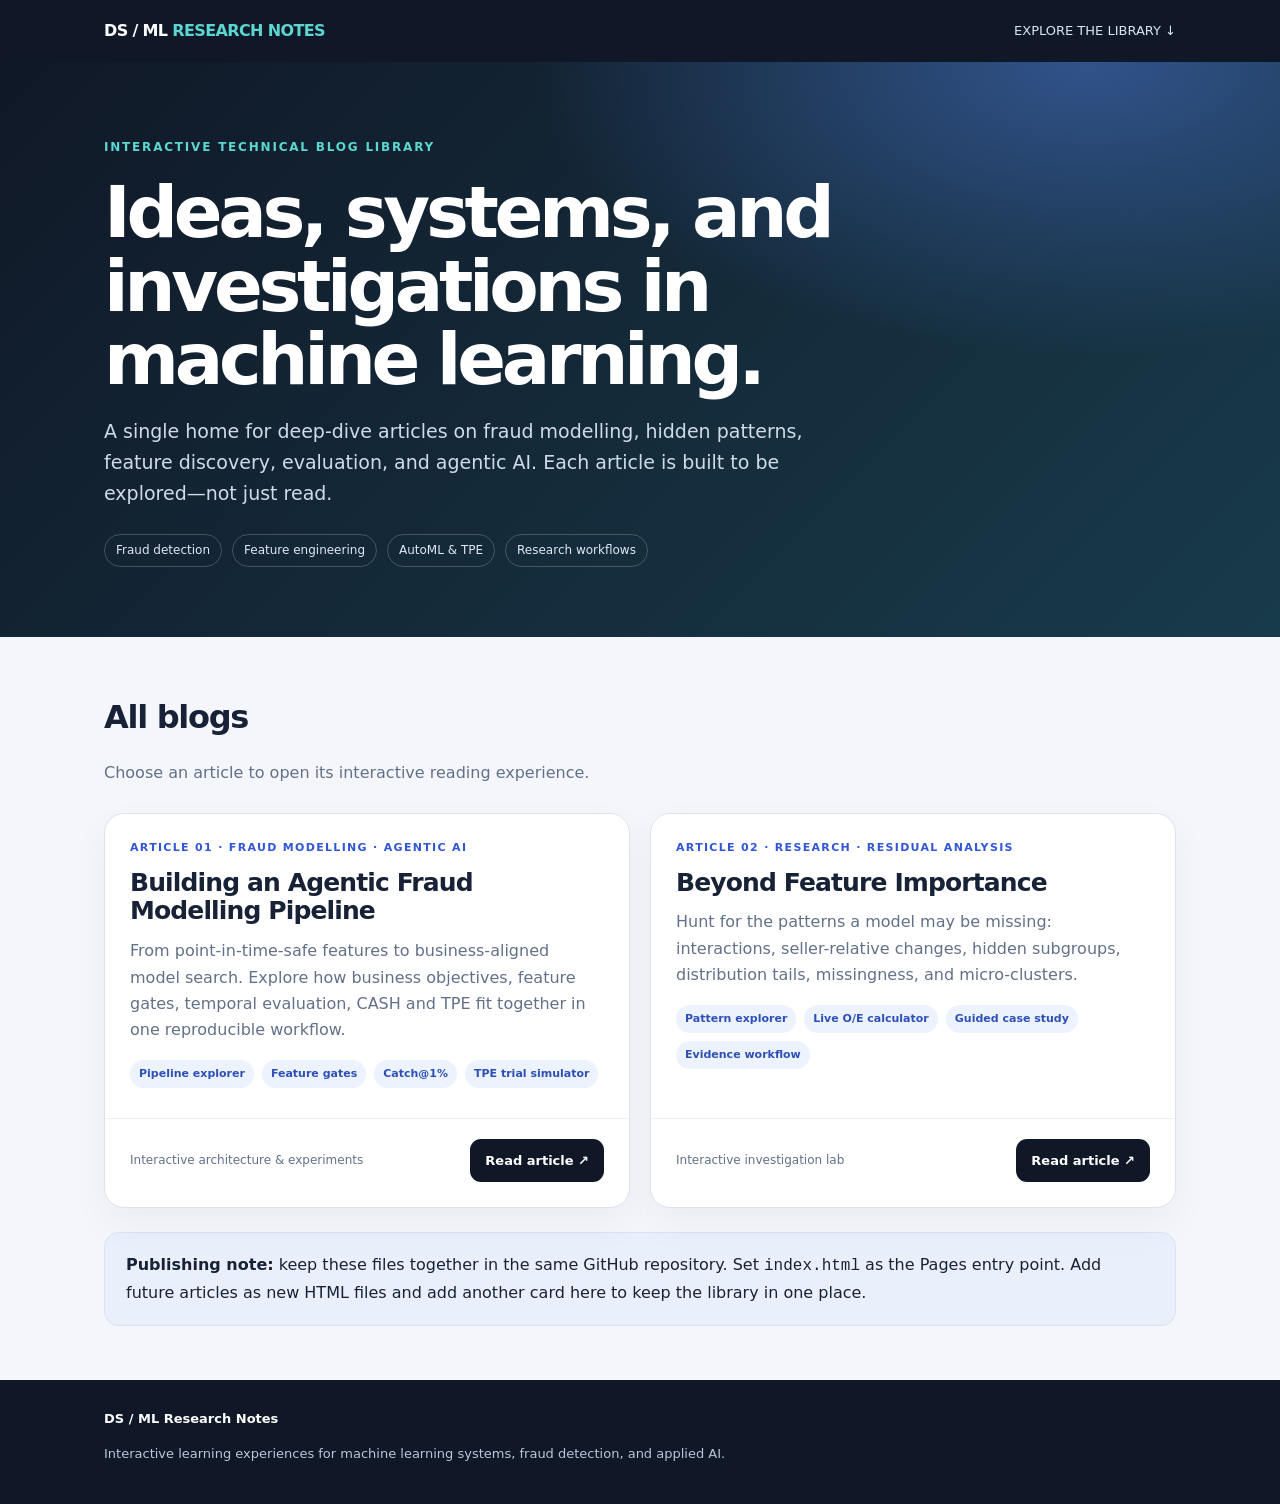
<file: index.html>
<!doctype html>
<html lang="en"><head><meta charset="utf-8"><meta name="viewport" content="width=device-width,initial-scale=1">
<title>DS / ML Research Notes — Blog Library</title><meta name="description" content="Interactive machine learning, fraud detection, and AI engineering articles.">
<style>
:root{--bg:#f4f6fb;--ink:#182236;--muted:#627089;--line:#dce3ef;--blue:#3157d5;--navy:#101827;--teal:#5bd6d0}
*{box-sizing:border-box}html{scroll-behavior:smooth}body{margin:0;background:var(--bg);color:var(--ink);font:16px/1.65 Inter,system-ui,-apple-system,"Segoe UI",sans-serif}
.top{background:var(--navy);color:#fff;padding:18px 0}.wrap{max-width:1120px;margin:auto;padding:0 24px}.toprow{display:flex;justify-content:space-between;align-items:center;gap:15px}.brand{font-weight:850;letter-spacing:-.04em}.brand span{color:var(--teal)}.top a{color:#dce5f3;text-decoration:none;font-size:13px}.hero{background:radial-gradient(ellipse at 85% 0%,#31538b 0%,transparent 36%),linear-gradient(135deg,#101827,#183b4b);color:#fff;padding:76px 0 70px}.eyebrow{text-transform:uppercase;letter-spacing:.15em;color:var(--teal);font-weight:800;font-size:12px}.hero h1{font-size:clamp(42px,7vw,72px);letter-spacing:-.06em;line-height:1.02;max-width:850px;margin:18px 0}.hero p{max-width:730px;font-size:19px;color:#d0daeb}.meta{display:flex;gap:10px;flex-wrap:wrap;margin-top:24px}.meta span{border:1px solid #ffffff35;border-radius:99px;padding:6px 11px;font-size:12px;color:#e0e8f4}.section{padding:54px 0}.section h2{font-size:32px;letter-spacing:-.04em;margin:0 0 8px}.muted{color:var(--muted)}.cards{display:grid;grid-template-columns:repeat(2,minmax(0,1fr));gap:20px;margin-top:26px}.card{background:#fff;border:1px solid var(--line);border-radius:20px;overflow:hidden;box-shadow:0 16px 40px #1720330b;display:flex;flex-direction:column}.cardtop{padding:25px 25px 10px}.tag{font-size:11px;letter-spacing:.12em;text-transform:uppercase;color:var(--blue);font-weight:850}.card h3{font-size:25px;line-height:1.15;letter-spacing:-.035em;margin:12px 0}.card p{color:var(--muted);margin:0 0 16px}.highlights{display:flex;gap:8px;flex-wrap:wrap;margin:5px 0 20px}.highlights span{font-size:11px;background:#edf2ff;color:#2d50b6;border-radius:99px;padding:5px 9px;font-weight:750}.cardbottom{margin-top:auto;padding:20px 25px 25px;display:flex;align-items:center;justify-content:space-between;gap:10px;border-top:1px solid #edf0f5}.btn{display:inline-block;background:var(--navy);color:#fff;text-decoration:none;border-radius:11px;padding:11px 15px;font-weight:750;font-size:13px}.arrow{color:var(--blue);font-size:20px}.note{background:#eaf0fb;border:1px solid #d9e3f5;border-radius:15px;padding:19px 21px;margin-top:24px}.footer{padding:28px 0;background:var(--navy);color:#bac6da;font-size:13px}.footer strong{color:#fff}@media(max-width:700px){.cards{grid-template-columns:1fr}.hero{padding:55px 0}.wrap{padding:0 18px}.card h3{font-size:23px}}
</style></head><body>
<header class="top"><div class="wrap toprow"><div class="brand">DS / ML <span>RESEARCH NOTES</span></div><a href="#blogs">EXPLORE THE LIBRARY ↓</a></div></header>
<section class="hero"><div class="wrap"><div class="eyebrow">Interactive technical blog library</div><h1>Ideas, systems, and investigations in machine learning.</h1><p>A single home for deep-dive articles on fraud modelling, hidden patterns, feature discovery, evaluation, and agentic AI. Each article is built to be explored—not just read.</p><div class="meta"><span>Fraud detection</span><span>Feature engineering</span><span>AutoML & TPE</span><span>Research workflows</span></div></div></section>
<main id="blogs" class="section"><div class="wrap"><h2>All blogs</h2><p class="muted">Choose an article to open its interactive reading experience.</p><div class="cards">
<article class="card"><div class="cardtop"><div class="tag">Article 01 · Fraud modelling · Agentic AI</div><h3>Building an Agentic Fraud Modelling Pipeline</h3><p>From point-in-time-safe features to business-aligned model search. Explore how business objectives, feature gates, temporal evaluation, CASH and TPE fit together in one reproducible workflow.</p><div class="highlights"><span>Pipeline explorer</span><span>Feature gates</span><span>Catch@1%</span><span>TPE trial simulator</span></div></div><div class="cardbottom"><span class="muted" style="font-size:12px">Interactive architecture & experiments</span><a class="btn" href="agentic-fraud-modelling.html">Read article ↗</a></div></article>
<article class="card"><div class="cardtop"><div class="tag">Article 02 · Research · Residual analysis</div><h3>Beyond Feature Importance</h3><p>Hunt for the patterns a model may be missing: interactions, seller-relative changes, hidden subgroups, distribution tails, missingness, and micro-clusters.</p><div class="highlights"><span>Pattern explorer</span><span>Live O/E calculator</span><span>Guided case study</span><span>Evidence workflow</span></div></div><div class="cardbottom"><span class="muted" style="font-size:12px">Interactive investigation lab</span><a class="btn" href="beyond-feature-importance.html">Read article ↗</a></div></article>
</div><div class="note"><strong>Publishing note:</strong> keep these files together in the same GitHub repository. Set <code>index.html</code> as the Pages entry point. Add future articles as new HTML files and add another card here to keep the library in one place.</div></div></main>
<footer class="footer"><div class="wrap"><strong>DS / ML Research Notes</strong><p>Interactive learning experiences for machine learning systems, fraud detection, and applied AI.</p></div></footer>
</body></html>
</file>
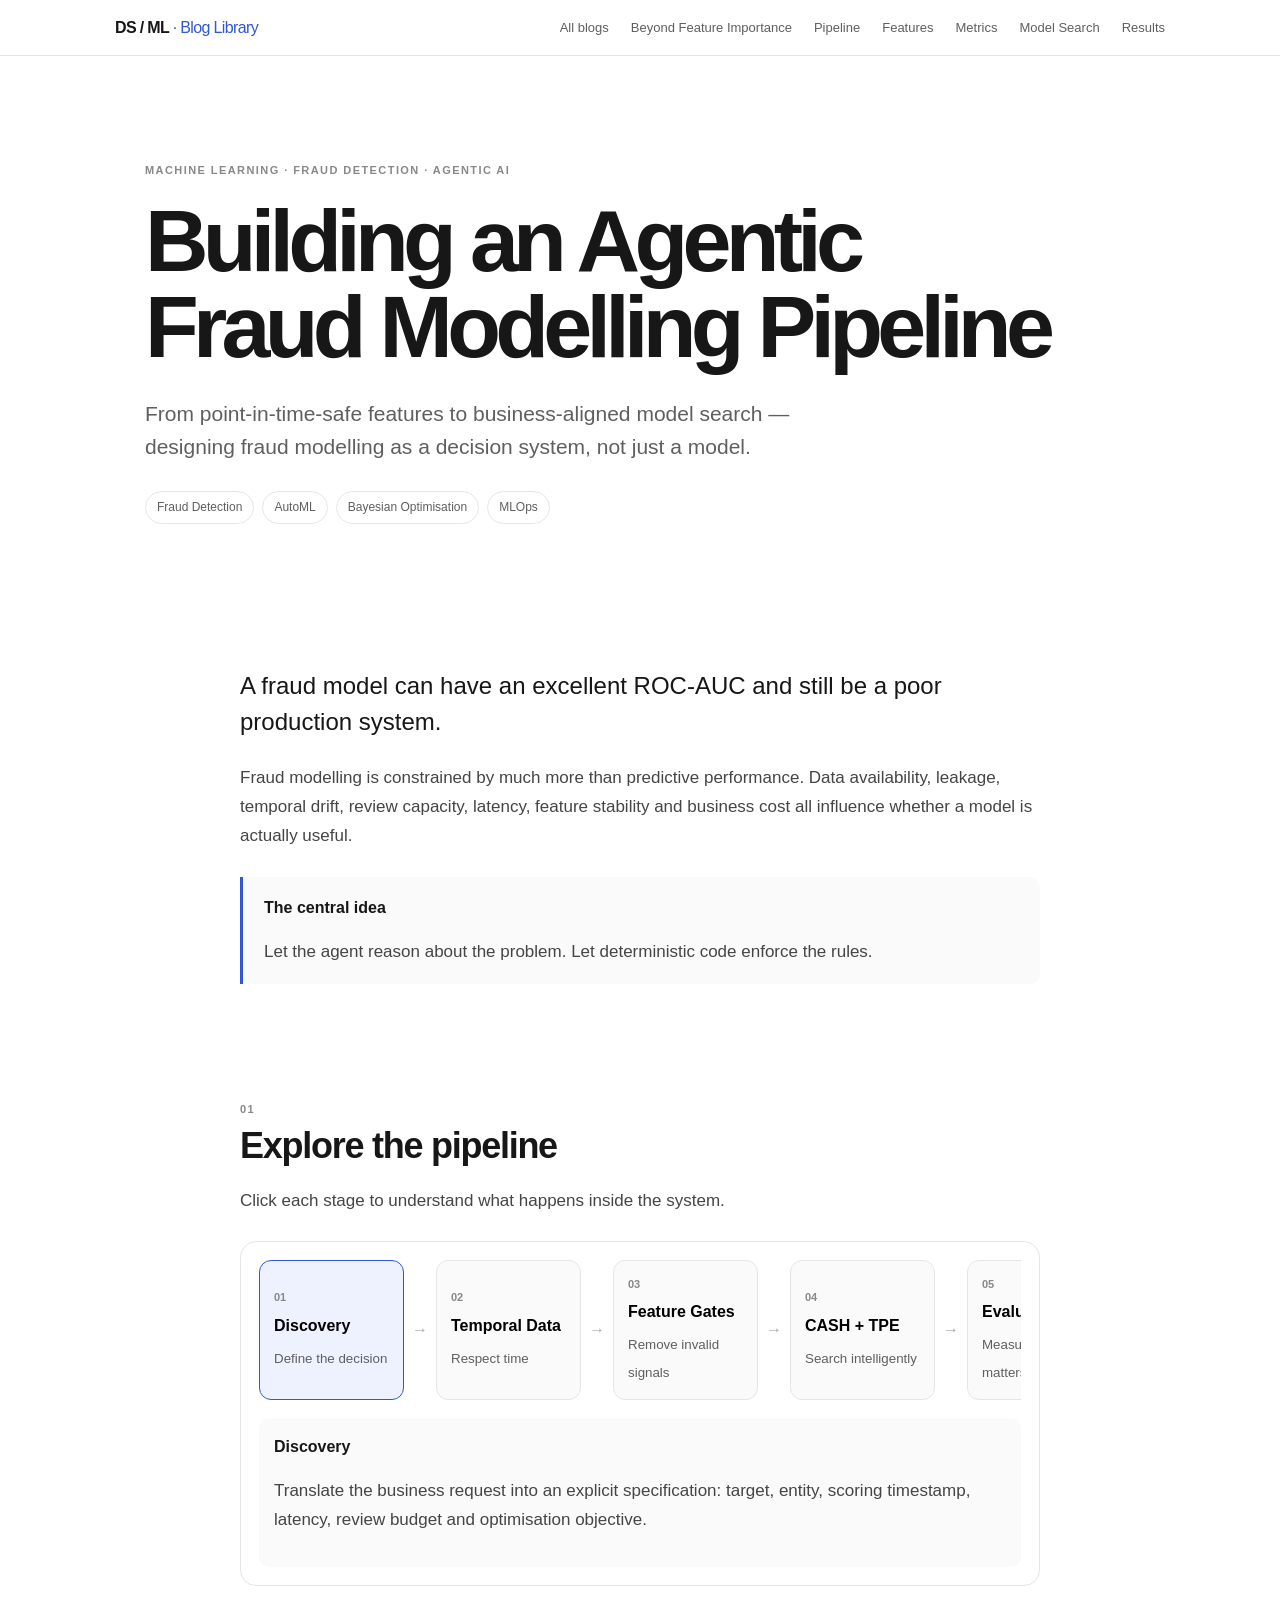
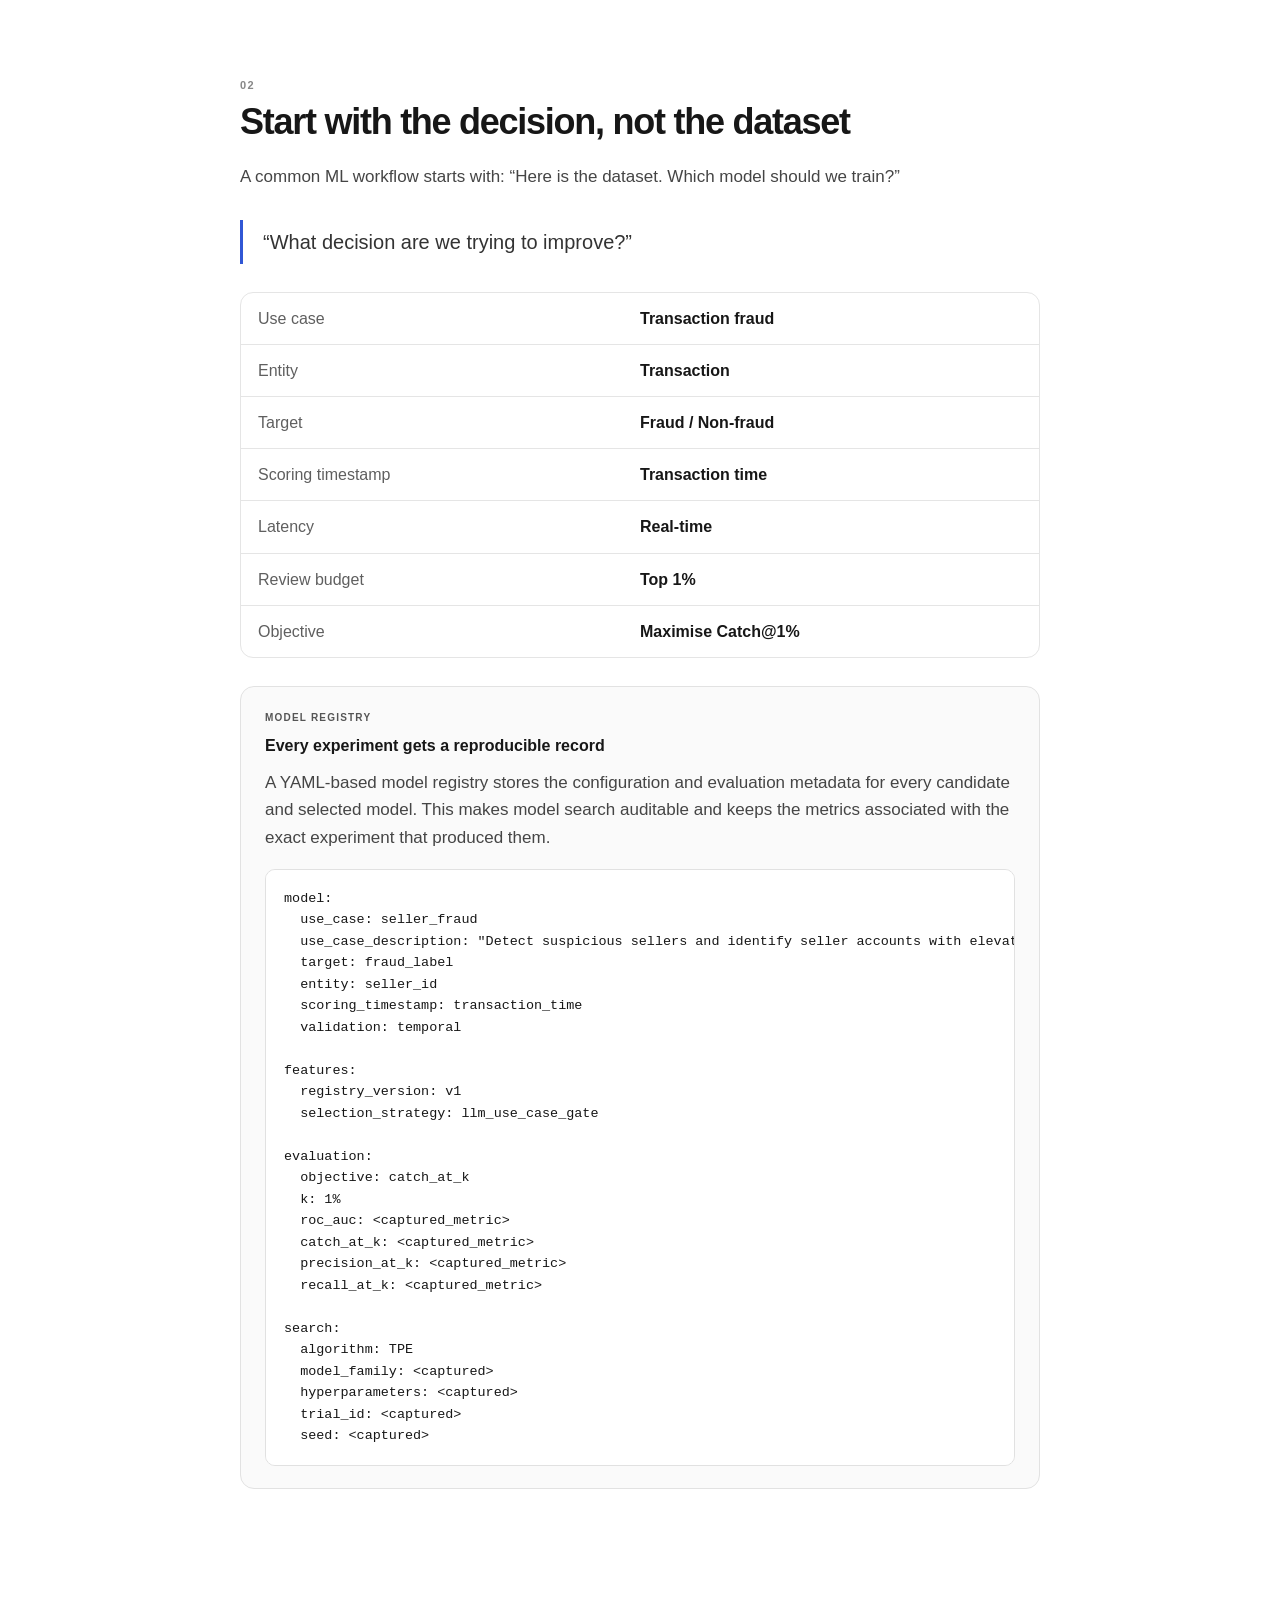
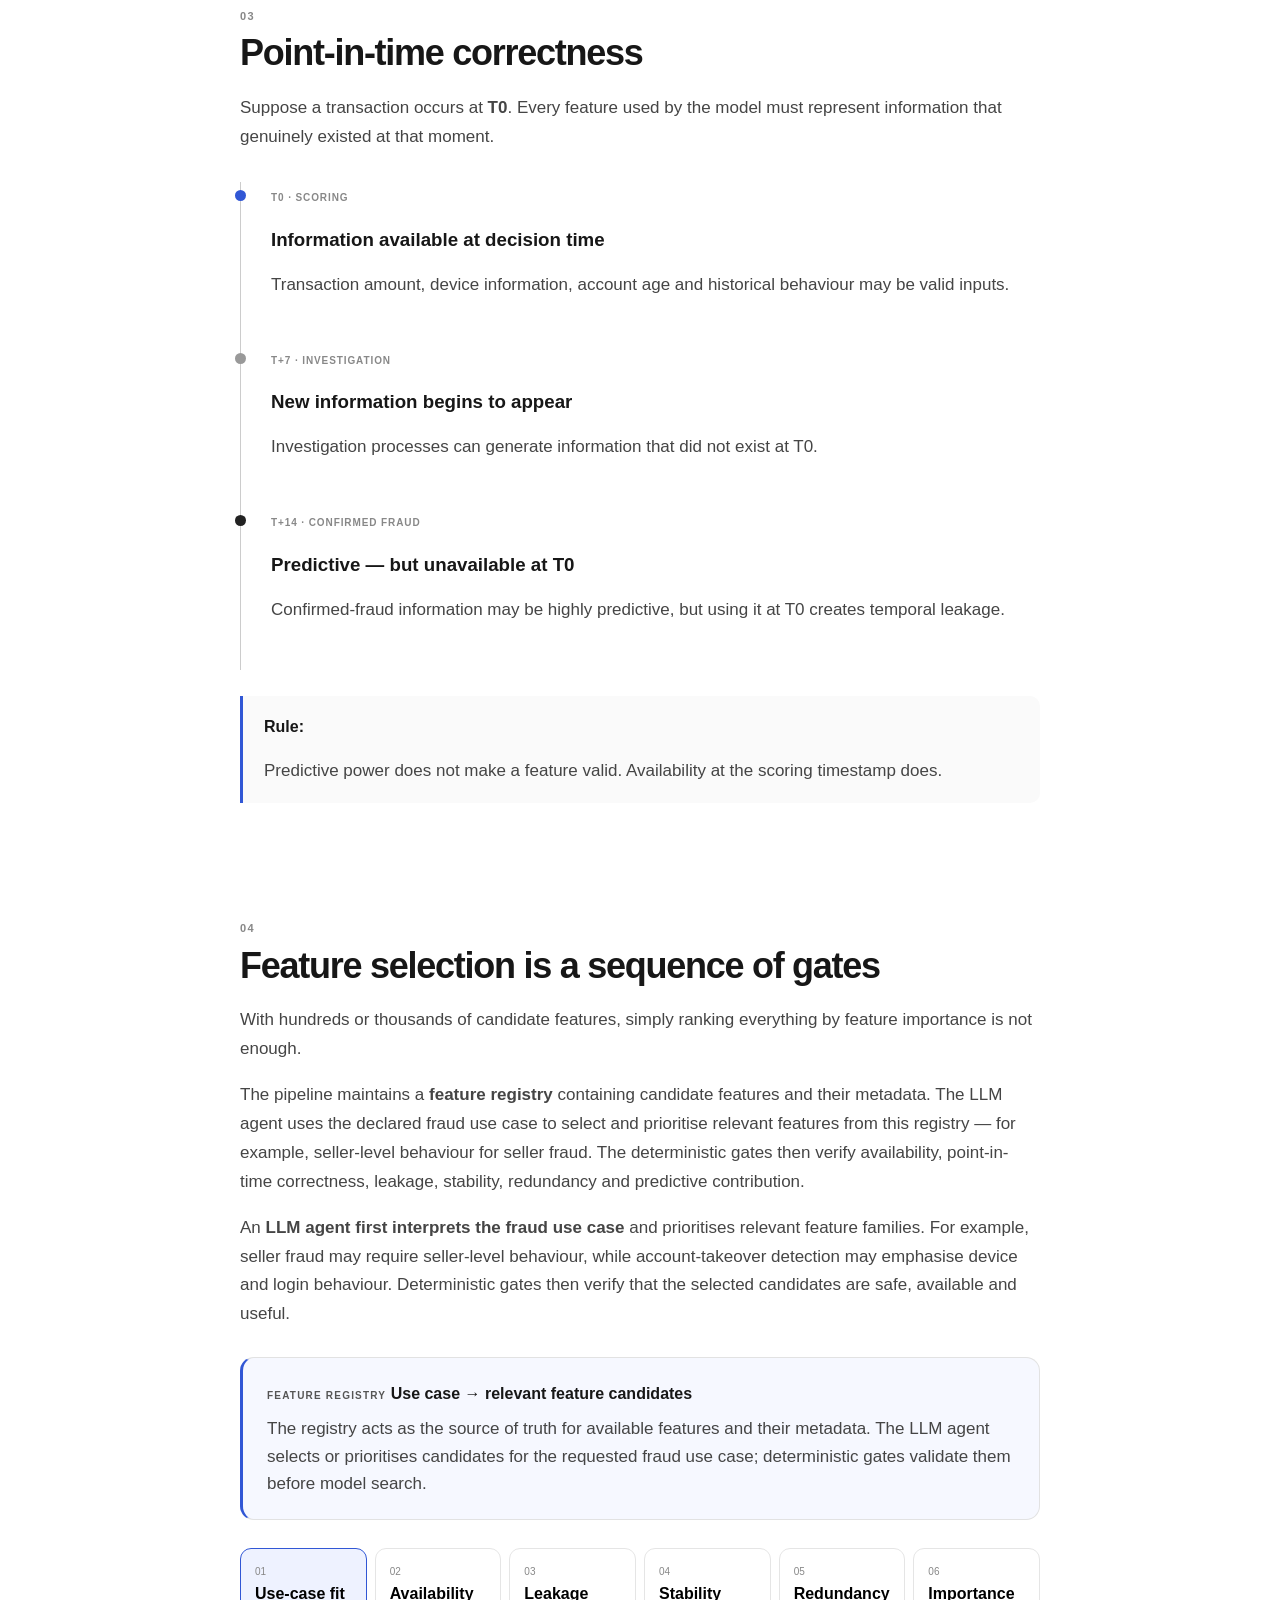
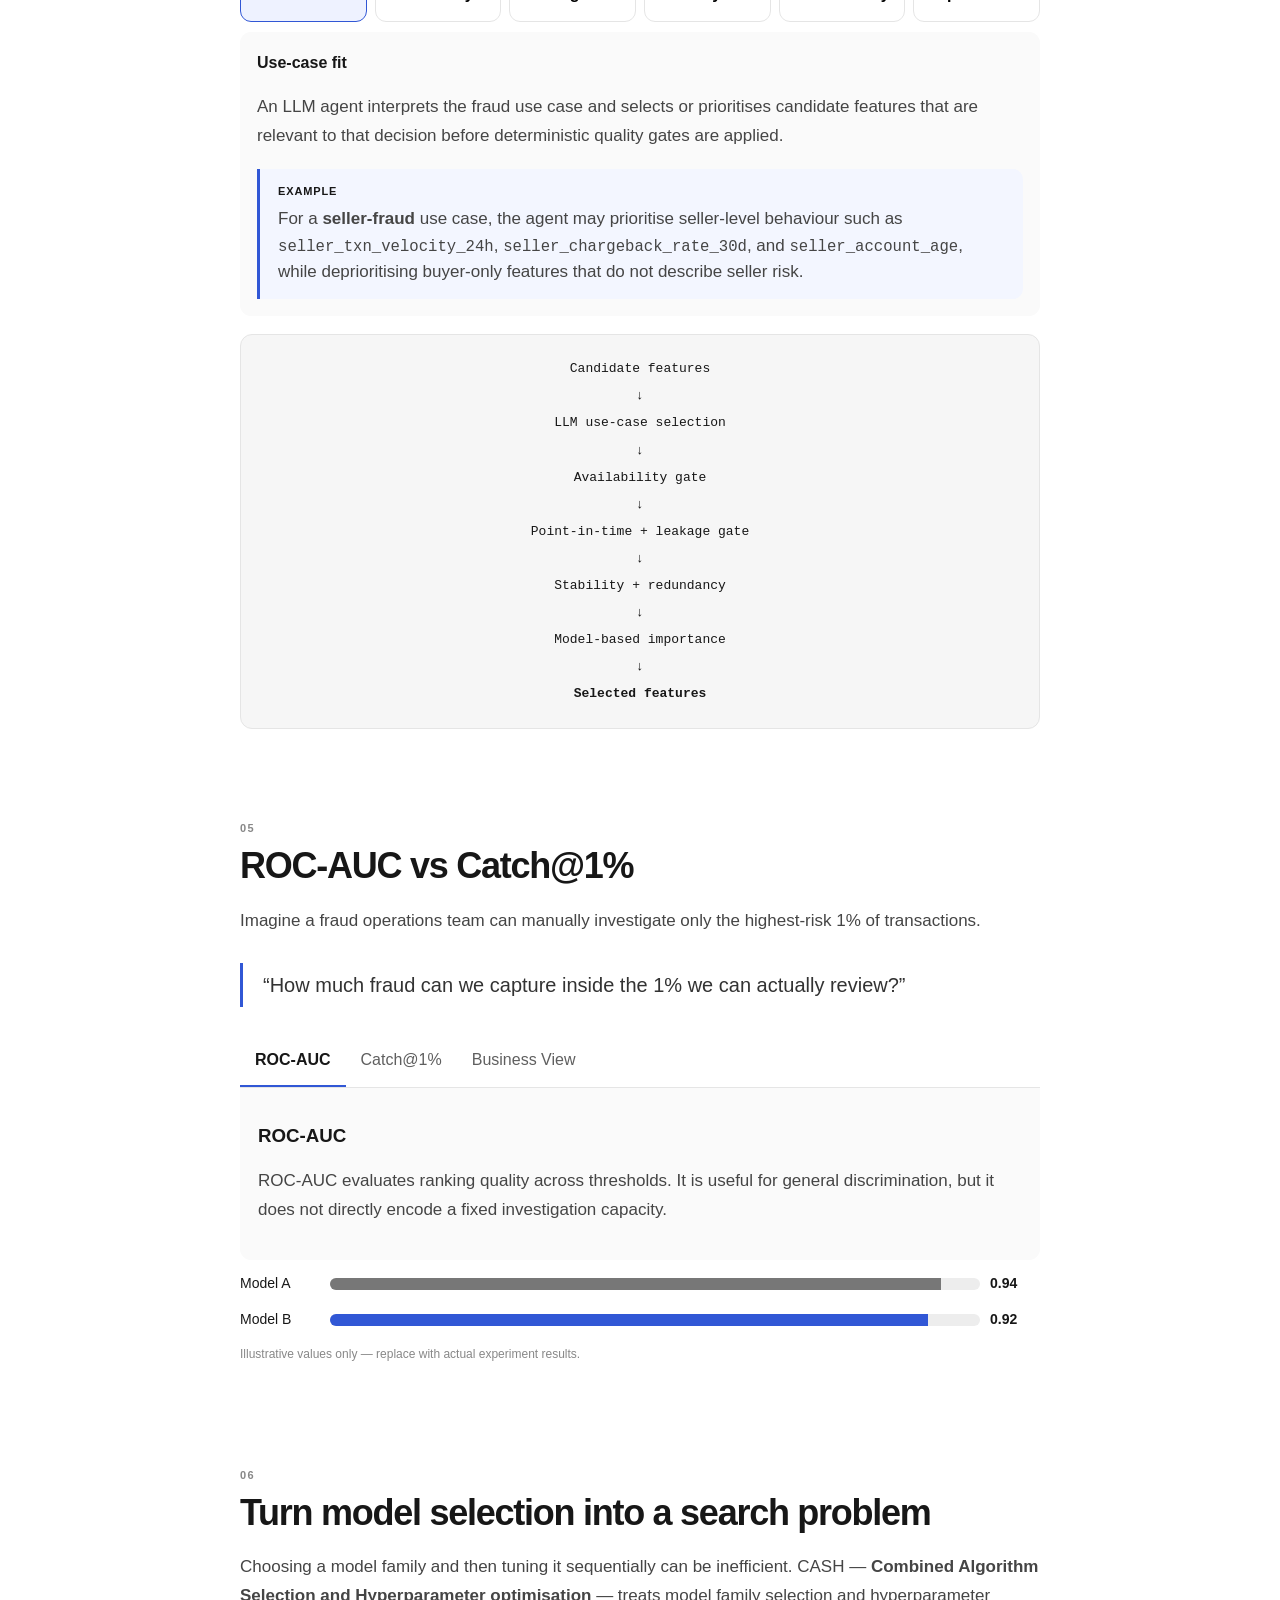
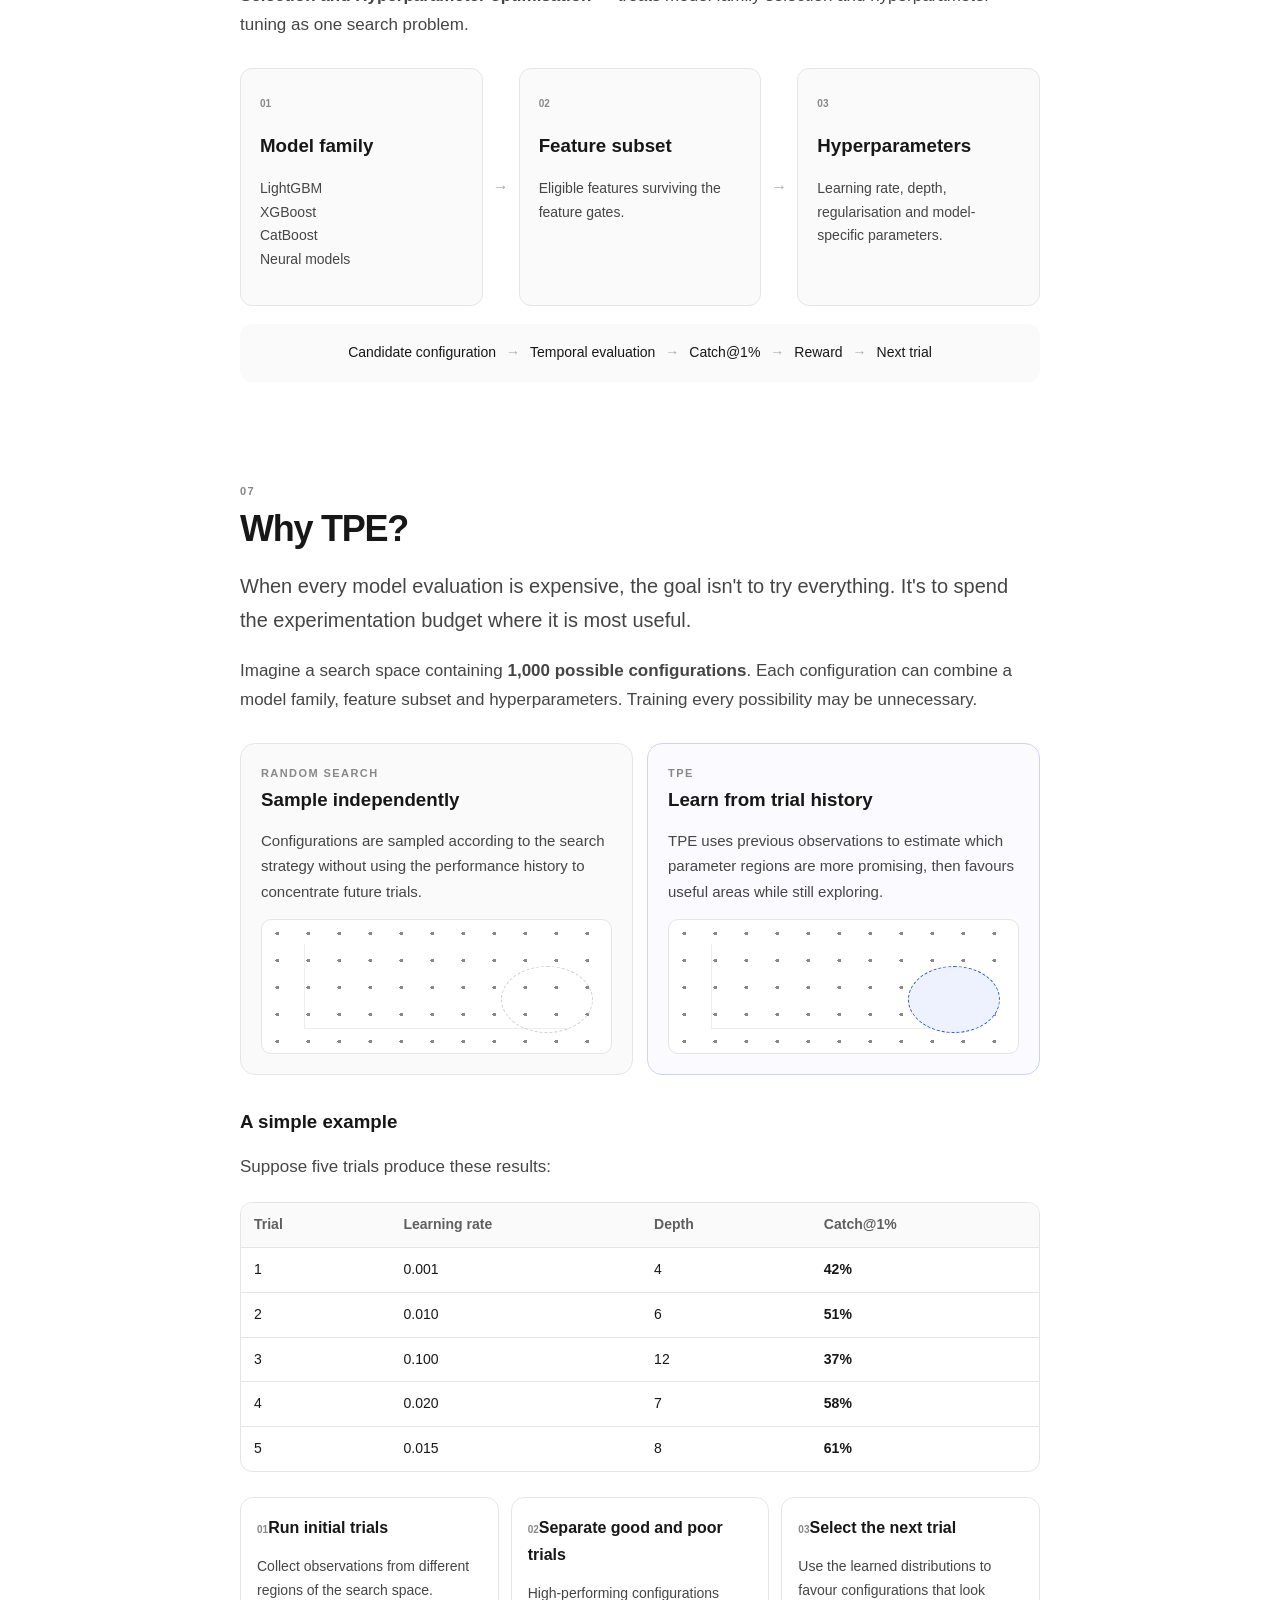
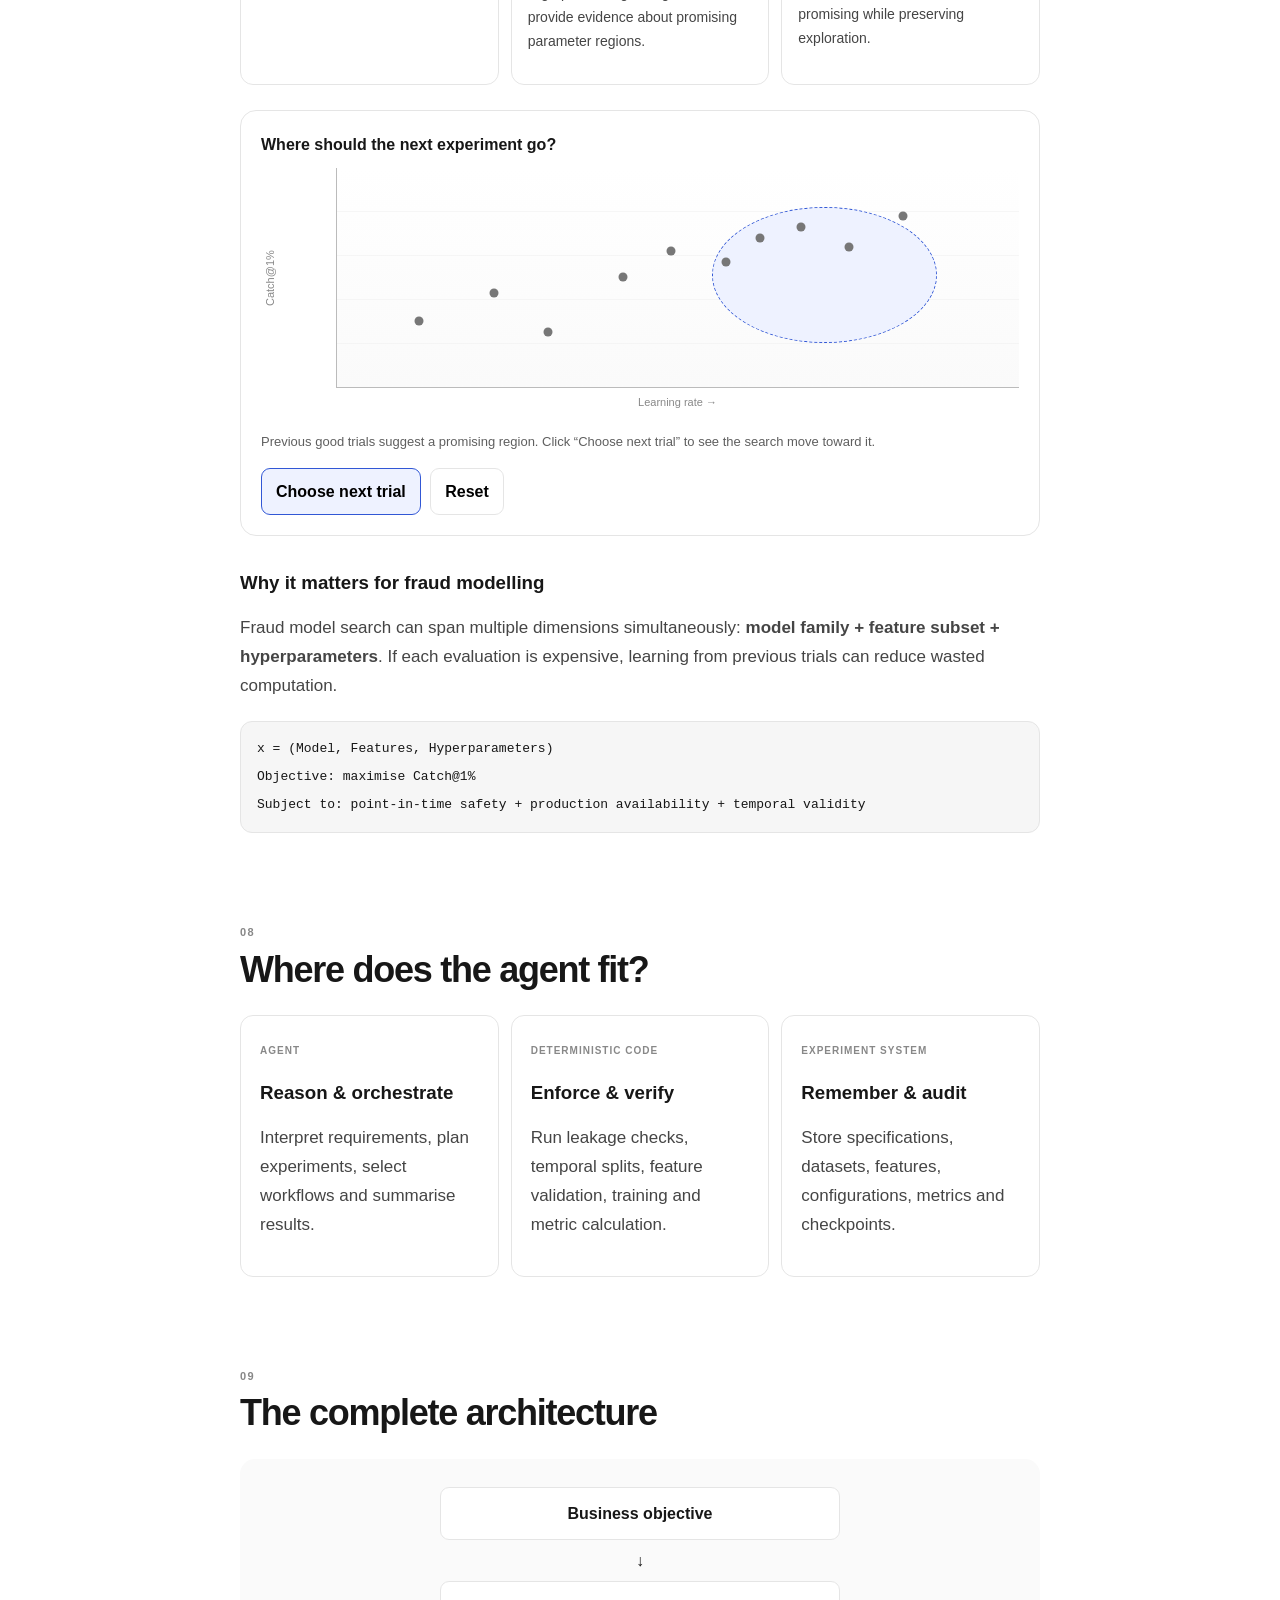
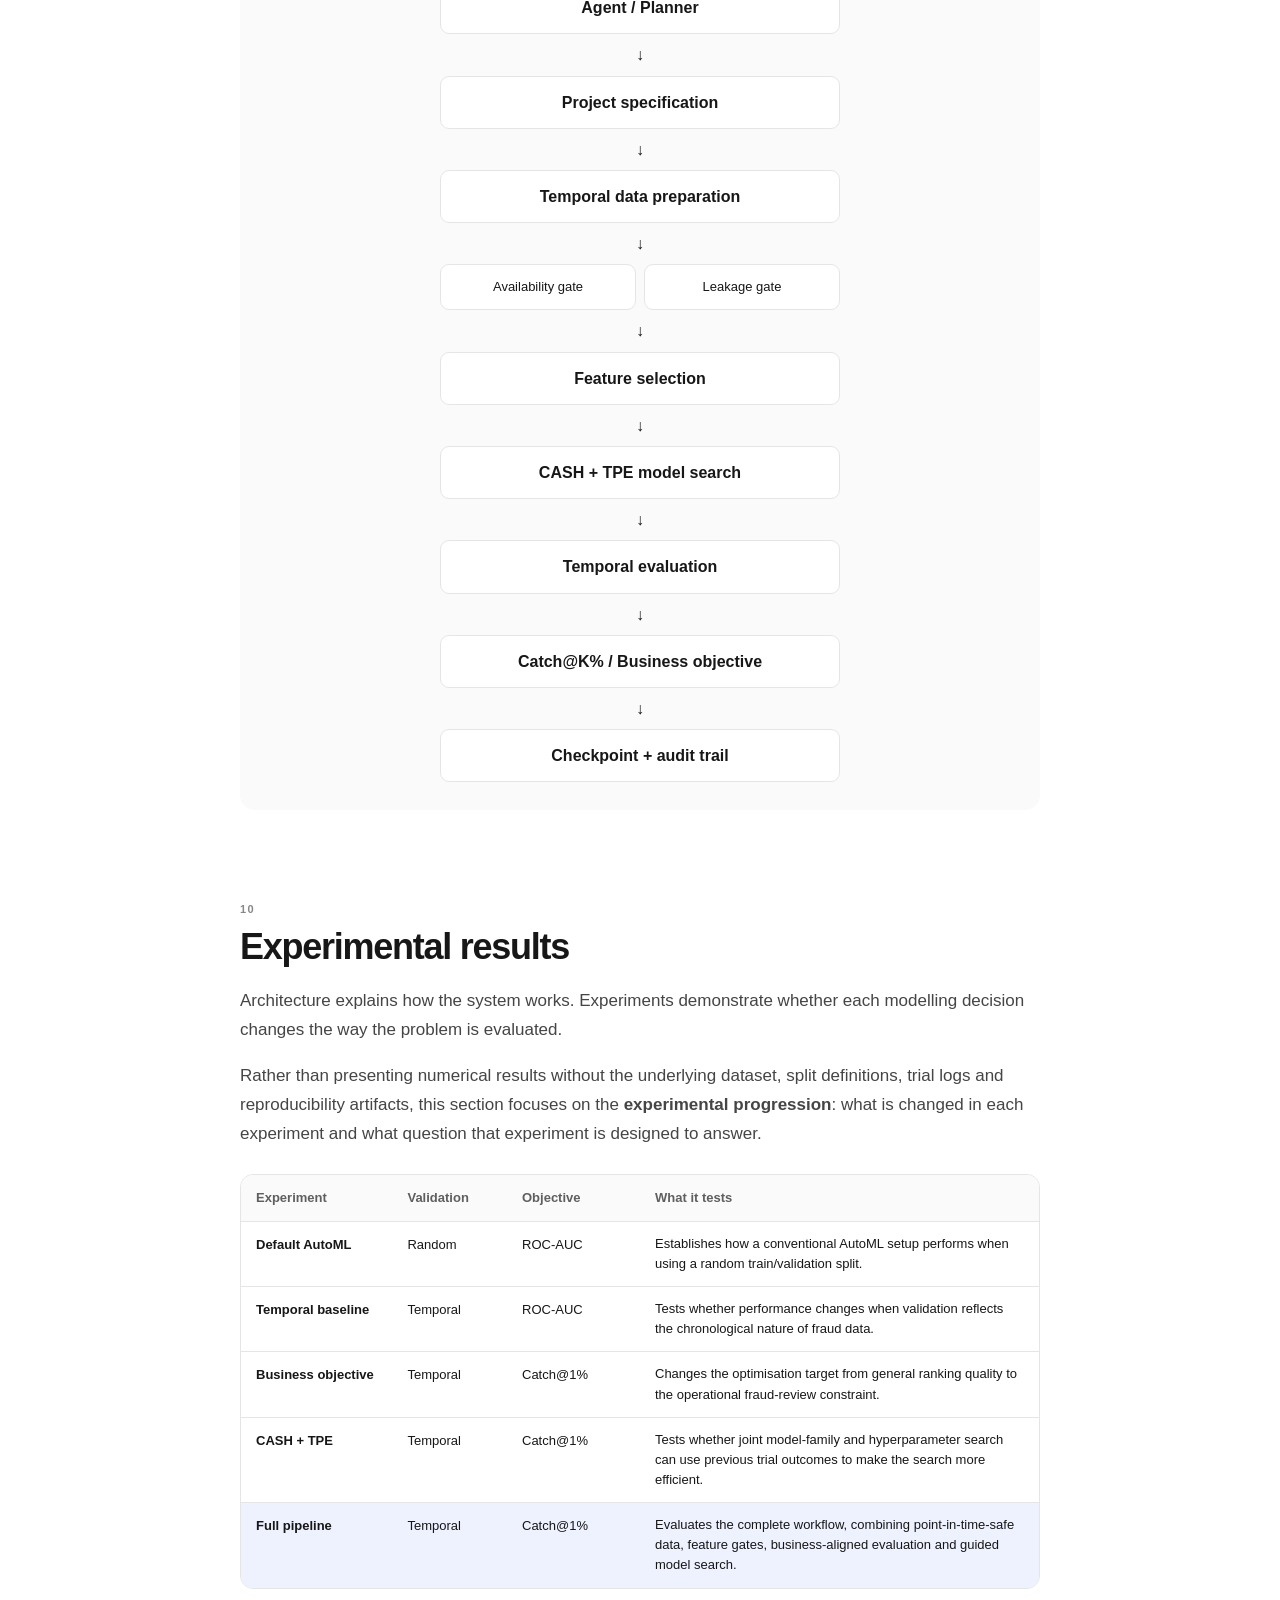
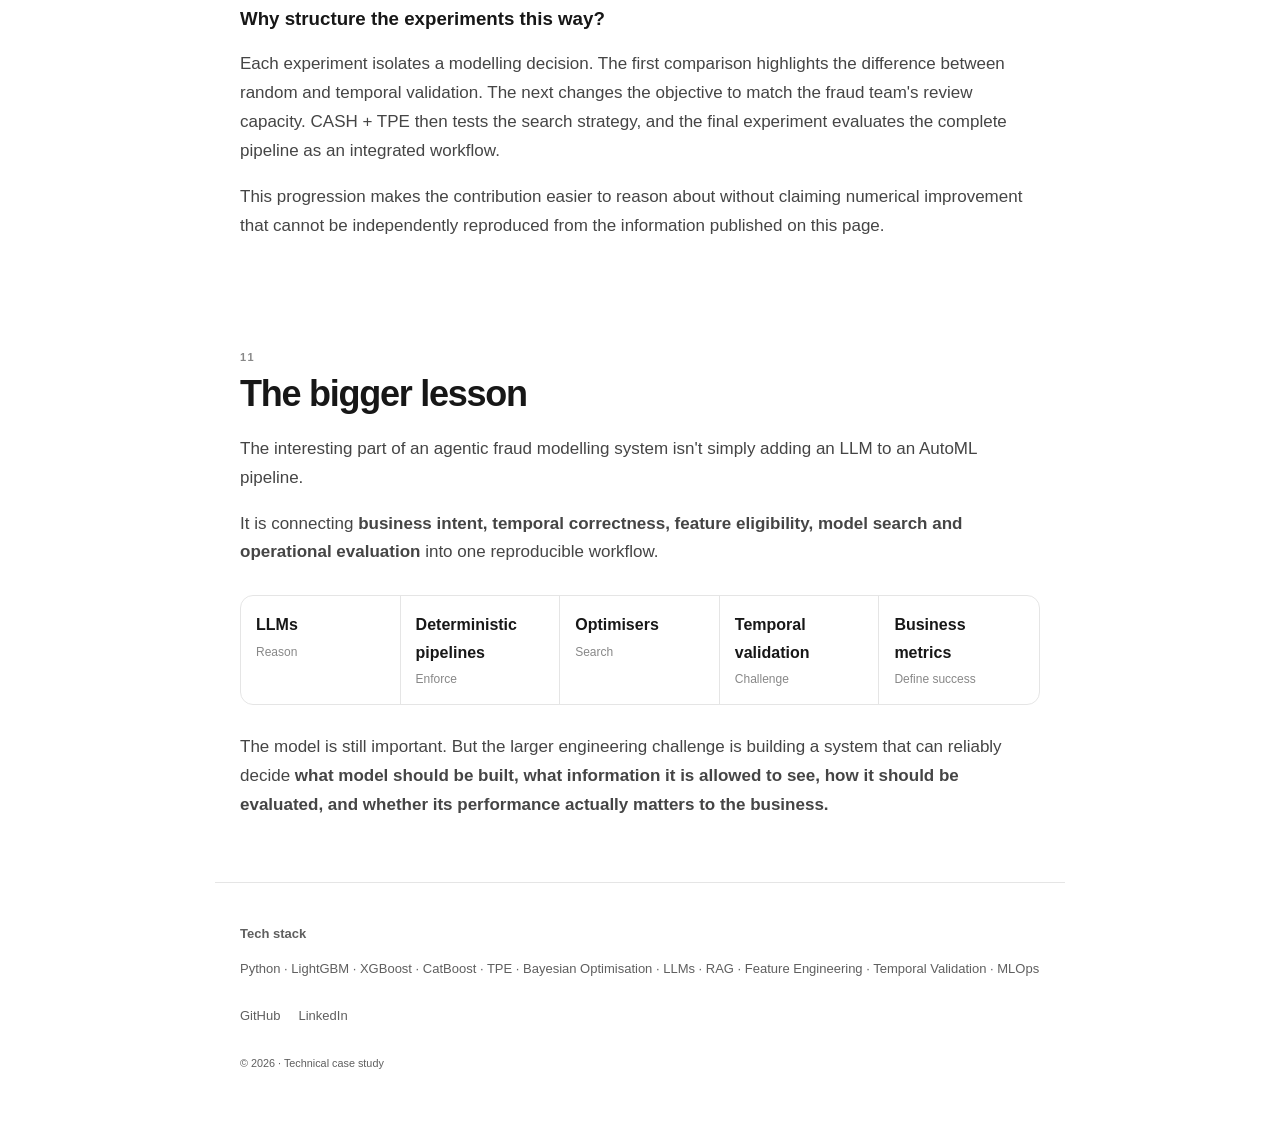
<file: agentic-fraud-modelling.html>
<!DOCTYPE html>
<html lang="en">
<head>
  <meta charset="UTF-8">
  <meta name="viewport" content="width=device-width, initial-scale=1.0">
  <title>Building an Agentic Fraud Modelling Pipeline | ML Research Notes</title>
  <meta name="description" content="From point-in-time-safe features to business-aligned model search.">
  <link rel="stylesheet" href="style.css">
</head>
<body>

<header class="site-header">
  <nav class="nav">
    <a class="brand" href="index.html">DS / ML <span style="font-weight:500;color:#3157d5">· Blog Library</span></a>
    <div class="nav-links">
      <a href="index.html">All blogs</a>
      <a href="beyond-feature-importance.html">Beyond Feature Importance</a>
      <a href="#pipeline">Pipeline</a>
      <a href="#features">Features</a>
      <a href="#metrics">Metrics</a>
      <a href="#search">Model Search</a>
      <a href="#results">Results</a>
    </div>
  </nav>
</header>

<main>
<section class="hero">
  <div class="eyebrow">MACHINE LEARNING · FRAUD DETECTION · AGENTIC AI</div>
  <h1>Building an Agentic<br>Fraud Modelling Pipeline</h1>
  <p class="hero-subtitle">
    From point-in-time-safe features to business-aligned model search —
    designing fraud modelling as a decision system, not just a model.
  </p>
  <div class="tags">
    <span>Fraud Detection</span><span>AutoML</span>
    <span>Bayesian Optimisation</span><span>MLOps</span>
  </div>
</section>

<section class="article-section intro">
  <p class="lead">A fraud model can have an excellent ROC-AUC and still be a poor production system.</p>
  <p>
    Fraud modelling is constrained by much more than predictive performance.
    Data availability, leakage, temporal drift, review capacity, latency,
    feature stability and business cost all influence whether a model is actually useful.
  </p>
  <div class="callout">
    <strong>The central idea</strong>
    <p>Let the agent reason about the problem. Let deterministic code enforce the rules.</p>
  </div>
</section>

<section id="pipeline" class="article-section">
  <div class="section-number">01</div>
  <h2>Explore the pipeline</h2>
  <p>Click each stage to understand what happens inside the system.</p>
  <div class="pipeline-container">
    <div class="pipeline">
      <button class="pipeline-stage active" data-stage="discovery"><span>01</span><strong>Discovery</strong><small>Define the decision</small></button>
      <div class="pipeline-arrow">→</div>
      <button class="pipeline-stage" data-stage="temporal"><span>02</span><strong>Temporal Data</strong><small>Respect time</small></button>
      <div class="pipeline-arrow">→</div>
      <button class="pipeline-stage" data-stage="features"><span>03</span><strong>Feature Gates</strong><small>Remove invalid signals</small></button>
      <div class="pipeline-arrow">→</div>
      <button class="pipeline-stage" data-stage="search"><span>04</span><strong>CASH + TPE</strong><small>Search intelligently</small></button>
      <div class="pipeline-arrow">→</div>
      <button class="pipeline-stage" data-stage="evaluation"><span>05</span><strong>Evaluation</strong><small>Measure what matters</small></button>
    </div>
    <div id="pipeline-description" class="pipeline-description">
      <strong>Discovery</strong>
      <p>Translate the business request into an explicit specification: target, entity, scoring timestamp, latency, review budget and optimisation objective.</p>
    </div>
  </div>
</section>

<section class="article-section">
  <div class="section-number">02</div>
  <h2>Start with the decision, not the dataset</h2>
  <p>A common ML workflow starts with: “Here is the dataset. Which model should we train?”</p>
  <blockquote>“What decision are we trying to improve?”</blockquote>
  <div class="spec-card">
    <div><span>Use case</span><strong>Transaction fraud</strong></div>
    <div><span>Entity</span><strong>Transaction</strong></div>
    <div><span>Target</span><strong>Fraud / Non-fraud</strong></div>
    <div><span>Scoring timestamp</span><strong>Transaction time</strong></div>
    <div><span>Latency</span><strong>Real-time</strong></div>
    <div><span>Review budget</span><strong>Top 1%</strong></div>
    <div><span>Objective</span><strong>Maximise Catch@1%</strong></div>
  </div>

  <div class="registry-card">
    <div class="registry-card-header">
      <span class="registry-label">MODEL REGISTRY</span>
      <strong>Every experiment gets a reproducible record</strong>
    </div>
    <p>
      A YAML-based model registry stores the configuration and evaluation metadata
      for every candidate and selected model. This makes model search auditable
      and keeps the metrics associated with the exact experiment that produced them.
    </p>
    <pre class="yaml-block"><code>model:
  use_case: seller_fraud
  use_case_description: "Detect suspicious sellers and identify seller accounts with elevated fraud risk."
  target: fraud_label
  entity: seller_id
  scoring_timestamp: transaction_time
  validation: temporal

features:
  registry_version: v1
  selection_strategy: llm_use_case_gate

evaluation:
  objective: catch_at_k
  k: 1%
  roc_auc: &lt;captured_metric&gt;
  catch_at_k: &lt;captured_metric&gt;
  precision_at_k: &lt;captured_metric&gt;
  recall_at_k: &lt;captured_metric&gt;

search:
  algorithm: TPE
  model_family: &lt;captured&gt;
  hyperparameters: &lt;captured&gt;
  trial_id: &lt;captured&gt;
  seed: &lt;captured&gt;</code></pre>
  </div>

</section>

<section class="article-section">
  <div class="section-number">03</div>
  <h2>Point-in-time correctness</h2>
  <p>Suppose a transaction occurs at <strong>T0</strong>. Every feature used by the model must represent information that genuinely existed at that moment.</p>
  <div class="timeline">
    <div class="timeline-item safe"><div class="timeline-dot"></div><span>T0 · SCORING</span><h3>Information available at decision time</h3><p>Transaction amount, device information, account age and historical behaviour may be valid inputs.</p></div>
    <div class="timeline-item"><div class="timeline-dot"></div><span>T+7 · INVESTIGATION</span><h3>New information begins to appear</h3><p>Investigation processes can generate information that did not exist at T0.</p></div>
    <div class="timeline-item leakage"><div class="timeline-dot"></div><span>T+14 · CONFIRMED FRAUD</span><h3>Predictive — but unavailable at T0</h3><p>Confirmed-fraud information may be highly predictive, but using it at T0 creates temporal leakage.</p></div>
  </div>
  <div class="callout"><strong>Rule:</strong><p>Predictive power does not make a feature valid. Availability at the scoring timestamp does.</p></div>
</section>

<section id="features" class="article-section">
  <div class="section-number">04</div>
  <h2>Feature selection is a sequence of gates</h2>
  <p>With hundreds or thousands of candidate features, simply ranking everything by feature importance is not enough.</p>
  <p>
    The pipeline maintains a <strong>feature registry</strong> containing candidate
    features and their metadata. The LLM agent uses the declared fraud use case
    to select and prioritise relevant features from this registry — for example,
    seller-level behaviour for seller fraud. The deterministic gates then verify
    availability, point-in-time correctness, leakage, stability, redundancy and
    predictive contribution.
  </p>
  <p>An <strong>LLM agent first interprets the fraud use case</strong> and prioritises relevant feature families. For example, seller fraud may require seller-level behaviour, while account-takeover detection may emphasise device and login behaviour. Deterministic gates then verify that the selected candidates are safe, available and useful.</p>

  <div class="feature-registry-card">
    <span class="registry-label">FEATURE REGISTRY</span>
    <strong>Use case → relevant feature candidates</strong>
    <p>The registry acts as the source of truth for available features and their metadata. The LLM agent selects or prioritises candidates for the requested fraud use case; deterministic gates validate them before model search.</p>
  </div>
  <div class="feature-gates">
    <button class="feature-gate active" data-feature="usecase"><span>01</span><strong>Use-case fit</strong></button>
    <button class="feature-gate" data-feature="availability"><span>02</span><strong>Availability</strong></button>
    <button class="feature-gate" data-feature="leakage"><span>03</span><strong>Leakage</strong></button>
    <button class="feature-gate" data-feature="stability"><span>04</span><strong>Stability</strong></button>
    <button class="feature-gate" data-feature="redundancy"><span>05</span><strong>Redundancy</strong></button>
    <button class="feature-gate" data-feature="importance"><span>06</span><strong>Importance</strong></button>
  </div>
  <div id="feature-description" class="feature-description">
  <strong>Use-case fit</strong>
  <p>An LLM agent interprets the fraud use case and selects or prioritises candidate features that are relevant to that decision before deterministic quality gates are applied.</p>
  <div class="gate-example">
    <span>EXAMPLE</span>
    <p>For a <strong>seller-fraud</strong> use case, the agent may prioritise seller-level behaviour such as <code>seller_txn_velocity_24h</code>, <code>seller_chargeback_rate_30d</code>, and <code>seller_account_age</code>, while deprioritising buyer-only features that do not describe seller risk.</p>
  </div>
</div>
  <div class="flow-code">
    <span>Candidate features</span><span>↓</span><span>LLM use-case selection</span><span>↓</span><span>Availability gate</span><span>↓</span>
    <span>Point-in-time + leakage gate</span><span>↓</span><span>Stability + redundancy</span>
    <span>↓</span><span>Model-based importance</span><span>↓</span><strong>Selected features</strong>
  </div>
</section>

<section id="metrics" class="article-section">
  <div class="section-number">05</div>
  <h2>ROC-AUC vs Catch@1%</h2>
  <p>Imagine a fraud operations team can manually investigate only the highest-risk 1% of transactions.</p>
  <blockquote>“How much fraud can we capture inside the 1% we can actually review?”</blockquote>
  <div class="metric-selector">
    <button class="metric-tab active" data-metric="auc">ROC-AUC</button>
    <button class="metric-tab" data-metric="catch">Catch@1%</button>
    <button class="metric-tab" data-metric="business">Business View</button>
  </div>
  <div id="metric-description" class="metric-description">
    <h3>ROC-AUC</h3>
    <p>ROC-AUC evaluates ranking quality across thresholds. It is useful for general discrimination, but it does not directly encode a fixed investigation capacity.</p>
  </div>
  <div class="illustrative-results">
    <div class="result-row"><span>Model A</span><div class="result-bar"><div style="width:94%"></div></div><strong>0.94</strong></div>
    <div class="result-row highlighted"><span>Model B</span><div class="result-bar"><div style="width:92%"></div></div><strong>0.92</strong></div>
  </div>
  <p class="note">Illustrative values only — replace with actual experiment results.</p>
</section>

<section id="search" class="article-section">
  <div class="section-number">06</div>
  <h2>Turn model selection into a search problem</h2>
  <p>
    Choosing a model family and then tuning it sequentially can be inefficient.
    CASH — <strong>Combined Algorithm Selection and Hyperparameter optimisation</strong> —
    treats model family selection and hyperparameter tuning as one search problem.
  </p>
  <div class="search-grid">
    <div class="search-card"><span>01</span><h3>Model family</h3><p>LightGBM<br>XGBoost<br>CatBoost<br>Neural models</p></div>
    <div class="search-arrow">→</div>
    <div class="search-card"><span>02</span><h3>Feature subset</h3><p>Eligible features surviving the feature gates.</p></div>
    <div class="search-arrow">→</div>
    <div class="search-card"><span>03</span><h3>Hyperparameters</h3><p>Learning rate, depth, regularisation and model-specific parameters.</p></div>
  </div>
  <div class="search-loop">
    <span>Candidate configuration</span><b>→</b><span>Temporal evaluation</span><b>→</b><span>Catch@1%</span><b>→</b><span>Reward</span><b>→</b><span>Next trial</span>
  </div>
</section>

<section class="article-section tpe-section">
  <div class="section-number">07</div>
  <h2>Why TPE?</h2>

  <p class="lead-small">
    When every model evaluation is expensive, the goal isn't to try everything.
    It's to spend the experimentation budget where it is most useful.
  </p>

  <p>
    Imagine a search space containing <strong>1,000 possible configurations</strong>.
    Each configuration can combine a model family, feature subset and hyperparameters.
    Training every possibility may be unnecessary.
  </p>

  <div class="comparison">
    <div class="comparison-card">
      <div class="label">RANDOM SEARCH</div>
      <h3>Sample independently</h3>
      <p>Configurations are sampled according to the search strategy without using the performance history to concentrate future trials.</p>
      <div class="dots random-dots" aria-label="Randomly distributed trials"></div>
    </div>

    <div class="comparison-card selected-card">
      <div class="label">TPE</div>
      <h3>Learn from trial history</h3>
      <p>TPE uses previous observations to estimate which parameter regions are more promising, then favours useful areas while still exploring.</p>
      <div class="dots tpe-dots" aria-label="Trials concentrated around a promising region"></div>
    </div>
  </div>

  <h3 class="subheading">A simple example</h3>
  <p>Suppose five trials produce these results:</p>

  <div class="trial-table">
    <div class="trial-header"><span>Trial</span><span>Learning rate</span><span>Depth</span><span>Catch@1%</span></div>
    <div><span>1</span><span>0.001</span><span>4</span><strong>42%</strong></div>
    <div><span>2</span><span>0.010</span><span>6</span><strong>51%</strong></div>
    <div><span>3</span><span>0.100</span><span>12</span><strong>37%</strong></div>
    <div><span>4</span><span>0.020</span><span>7</span><strong>58%</strong></div>
    <div><span>5</span><span>0.015</span><span>8</span><strong>61%</strong></div>
  </div>

  <div class="tpe-steps">
    <div><span>01</span><strong>Run initial trials</strong><p>Collect observations from different regions of the search space.</p></div>
    <div><span>02</span><strong>Separate good and poor trials</strong><p>High-performing configurations provide evidence about promising parameter regions.</p></div>
    <div><span>03</span><strong>Select the next trial</strong><p>Use the learned distributions to favour configurations that look promising while preserving exploration.</p></div>
  </div>

  <div class="search-visual">
    <div class="visual-title">Where should the next experiment go?</div>
    <div class="chart">
      <div class="y-label">Catch@1%</div>
      <div class="plot">
        <span class="point p1"></span><span class="point p2"></span><span class="point p3"></span>
        <span class="point p4"></span><span class="point p5"></span><span class="point p6"></span>
        <span class="point p7"></span><span class="point p8"></span><span class="point p9"></span>
        <span class="point p10"></span><span class="target-zone"></span>
        <span class="next-point" id="next-point"></span>
      </div>
      <div class="x-label">Learning rate →</div>
    </div>
    <div class="chart-caption" id="chart-caption">Previous good trials suggest a promising region. Click “Choose next trial” to see the search move toward it.</div>
    <button id="choose-trial" class="primary-button">Choose next trial</button>
    <button id="reset-search" class="secondary-button">Reset</button>
  </div>

  <h3 class="subheading">Why it matters for fraud modelling</h3>
  <p>
    Fraud model search can span multiple dimensions simultaneously:
    <strong>model family + feature subset + hyperparameters</strong>.
    If each evaluation is expensive, learning from previous trials can reduce wasted computation.
  </p>

  <div class="equation">
    <span>x = (Model, Features, Hyperparameters)</span>
    <span>Objective: maximise Catch@1%</span>
    <span>Subject to: point-in-time safety + production availability + temporal validity</span>
  </div>
</section>

<section class="article-section">
  <div class="section-number">08</div>
  <h2>Where does the agent fit?</h2>
  <div class="agent-grid">
    <div class="agent-card"><span>AGENT</span><h3>Reason & orchestrate</h3><p>Interpret requirements, plan experiments, select workflows and summarise results.</p></div>
    <div class="agent-card"><span>DETERMINISTIC CODE</span><h3>Enforce & verify</h3><p>Run leakage checks, temporal splits, feature validation, training and metric calculation.</p></div>
    <div class="agent-card"><span>EXPERIMENT SYSTEM</span><h3>Remember & audit</h3><p>Store specifications, datasets, features, configurations, metrics and checkpoints.</p></div>
  </div>
</section>

<section class="article-section">
  <div class="section-number">09</div>
  <h2>The complete architecture</h2>
  <div class="architecture">
    <div>Business objective</div><span>↓</span>
    <div>Agent / Planner</div><span>↓</span>
    <div>Project specification</div><span>↓</span>
    <div>Temporal data preparation</div><span>↓</span>
    <div class="split"><div>Availability gate</div><div>Leakage gate</div></div><span>↓</span>
    <div>Feature selection</div><span>↓</span>
    <div>CASH + TPE model search</div><span>↓</span>
    <div>Temporal evaluation</div><span>↓</span>
    <div>Catch@K% / Business objective</div><span>↓</span>
    <div>Checkpoint + audit trail</div>
  </div>
</section>

<section id="results" class="article-section">
  <div class="section-number">10</div>
  <h2>Experimental results</h2>

  <p>
    Architecture explains how the system works. Experiments demonstrate whether
    each modelling decision changes the way the problem is evaluated.
  </p>

  <p>
    Rather than presenting numerical results without the underlying dataset,
    split definitions, trial logs and reproducibility artifacts, this section
    focuses on the <strong>experimental progression</strong>: what is changed
    in each experiment and what question that experiment is designed to answer.
  </p>

  <div class="results-table">
    <div class="table-header">
      <span>Experiment</span>
      <span>Validation</span>
      <span>Objective</span>
      <span>What it tests</span>
    </div>

    <div class="table-row">
      <span><strong>Default AutoML</strong></span>
      <span>Random</span>
      <span>ROC-AUC</span>
      <span>Establishes how a conventional AutoML setup performs when using a random train/validation split.</span>
    </div>

    <div class="table-row">
      <span><strong>Temporal baseline</strong></span>
      <span>Temporal</span>
      <span>ROC-AUC</span>
      <span>Tests whether performance changes when validation reflects the chronological nature of fraud data.</span>
    </div>

    <div class="table-row">
      <span><strong>Business objective</strong></span>
      <span>Temporal</span>
      <span>Catch@1%</span>
      <span>Changes the optimisation target from general ranking quality to the operational fraud-review constraint.</span>
    </div>

    <div class="table-row">
      <span><strong>CASH + TPE</strong></span>
      <span>Temporal</span>
      <span>Catch@1%</span>
      <span>Tests whether joint model-family and hyperparameter search can use previous trial outcomes to make the search more efficient.</span>
    </div>

    <div class="table-row final-row">
      <span><strong>Full pipeline</strong></span>
      <span>Temporal</span>
      <span>Catch@1%</span>
      <span>Evaluates the complete workflow, combining point-in-time-safe data, feature gates, business-aligned evaluation and guided model search.</span>
    </div>
  </div>

  <div class="result-explanation">
    <h3>Why structure the experiments this way?</h3>

    <p>
      Each experiment isolates a modelling decision. The first comparison
      highlights the difference between random and temporal validation. The
      next changes the objective to match the fraud team's review capacity.
      CASH + TPE then tests the search strategy, and the final experiment
      evaluates the complete pipeline as an integrated workflow.
    </p>

    <p>
      This progression makes the contribution easier to reason about without
      claiming numerical improvement that cannot be independently reproduced
      from the information published on this page.
    </p>
  </div>
</section>

<section class="article-section conclusion">
  <div class="section-number">11</div>
  <h2>The bigger lesson</h2>
  <p>The interesting part of an agentic fraud modelling system isn't simply adding an LLM to an AutoML pipeline.</p>
  <p>
    It is connecting <strong>business intent, temporal correctness, feature eligibility,
    model search and operational evaluation</strong> into one reproducible workflow.
  </p>
  <div class="final-principles">
    <div><strong>LLMs</strong><span>Reason</span></div>
    <div><strong>Deterministic pipelines</strong><span>Enforce</span></div>
    <div><strong>Optimisers</strong><span>Search</span></div>
    <div><strong>Temporal validation</strong><span>Challenge</span></div>
    <div><strong>Business metrics</strong><span>Define success</span></div>
  </div>
  <p>
    The model is still important. But the larger engineering challenge is building a system
    that can reliably decide <strong>what model should be built, what information it is allowed
    to see, how it should be evaluated, and whether its performance actually matters to the business.</strong>
  </p>
</section>

<footer>
  <strong>Tech stack</strong>
  <p>Python · LightGBM · XGBoost · CatBoost · TPE · Bayesian Optimisation · LLMs · RAG · Feature Engineering · Temporal Validation · MLOps</p>
  <div class="footer-links"><a href="#">GitHub</a><a href="#">LinkedIn</a></div>
  <small>© 2026 · Technical case study</small>
</footer>

</main>
<script src="script.js"></script>
</body>
</html>
</file>
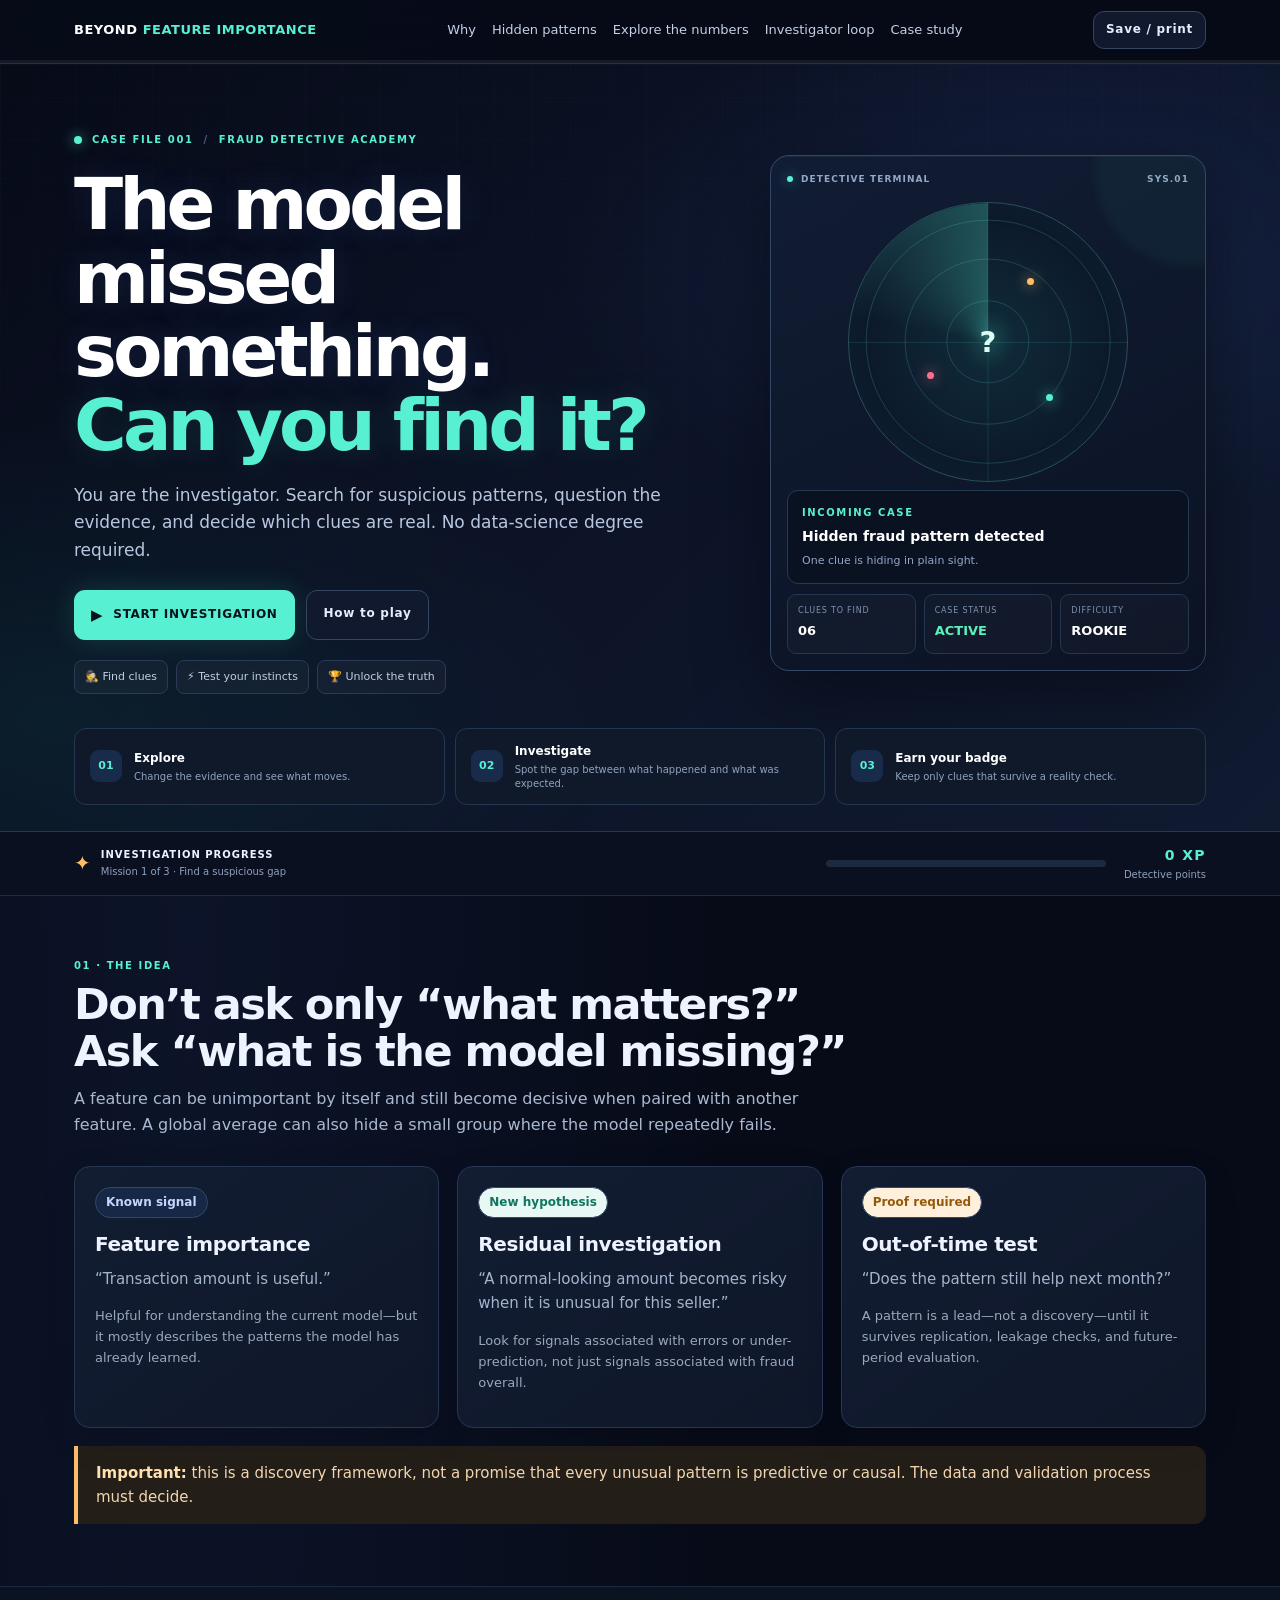
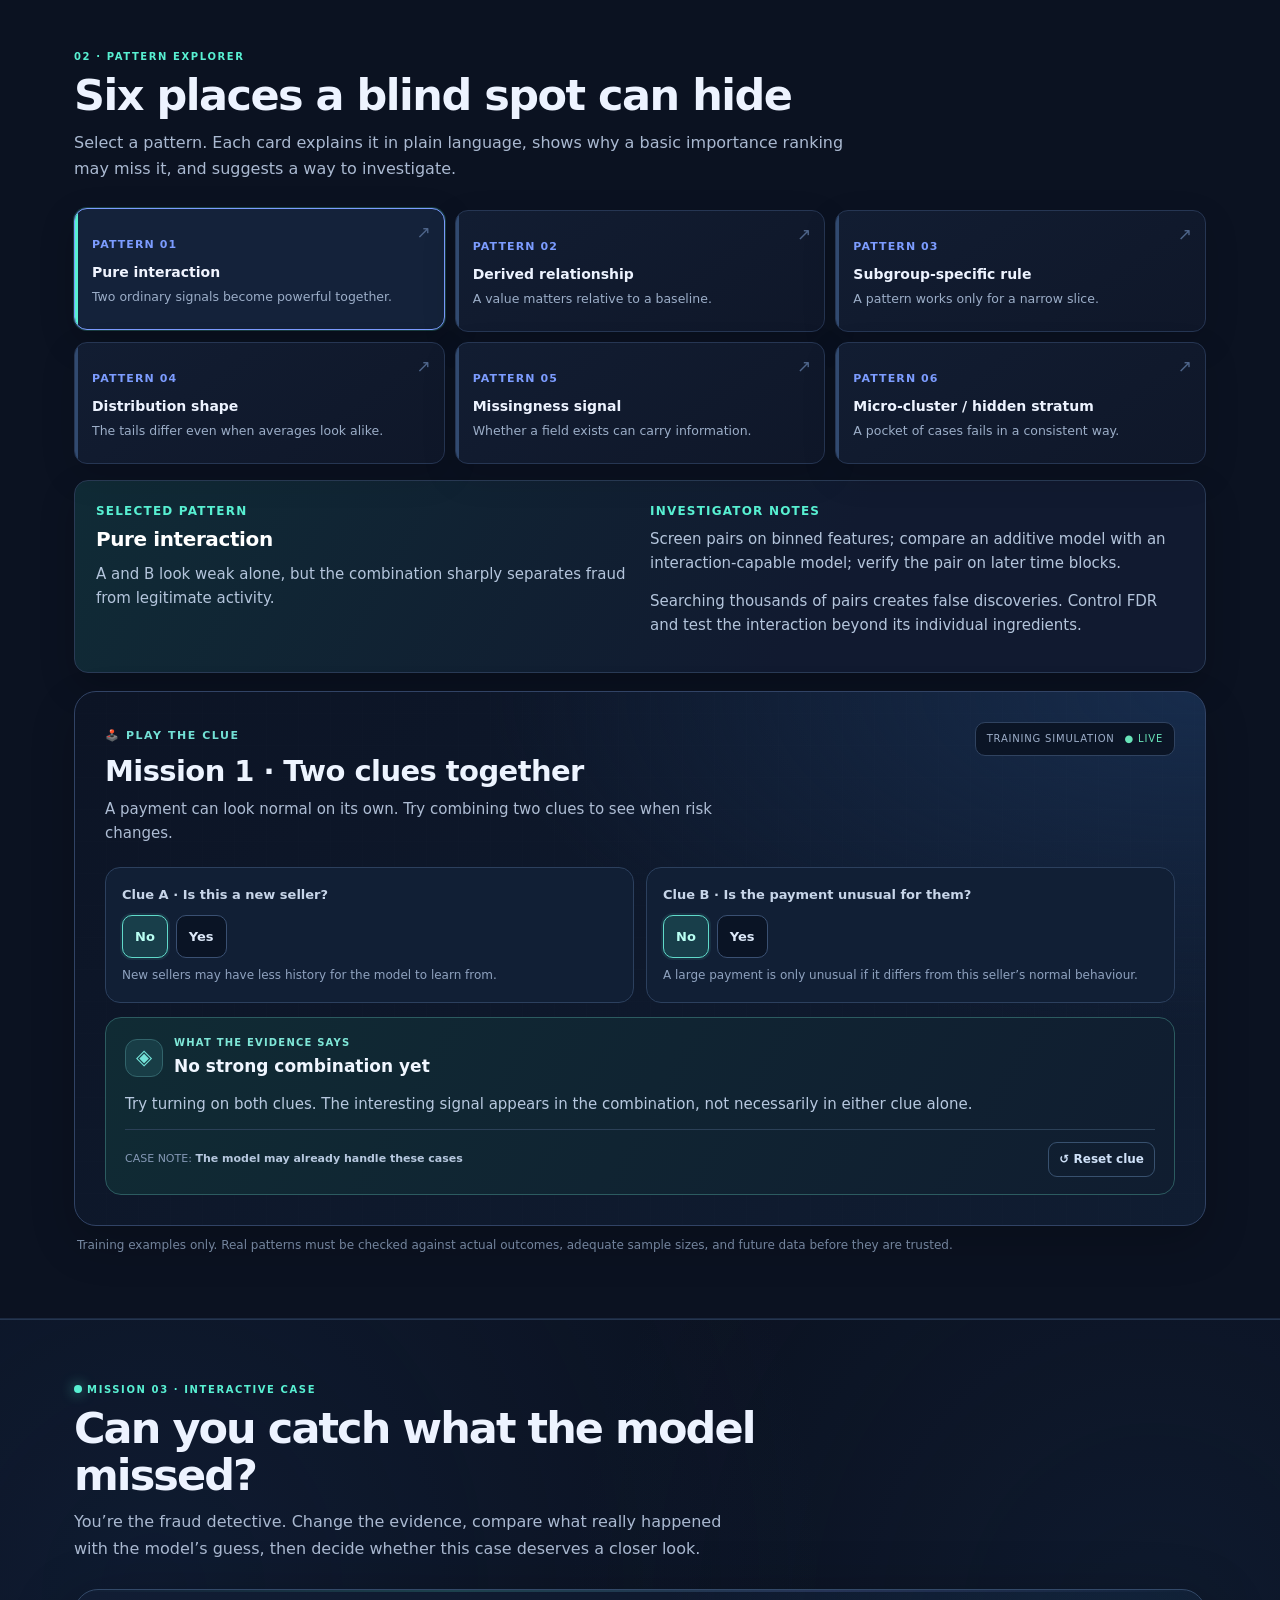
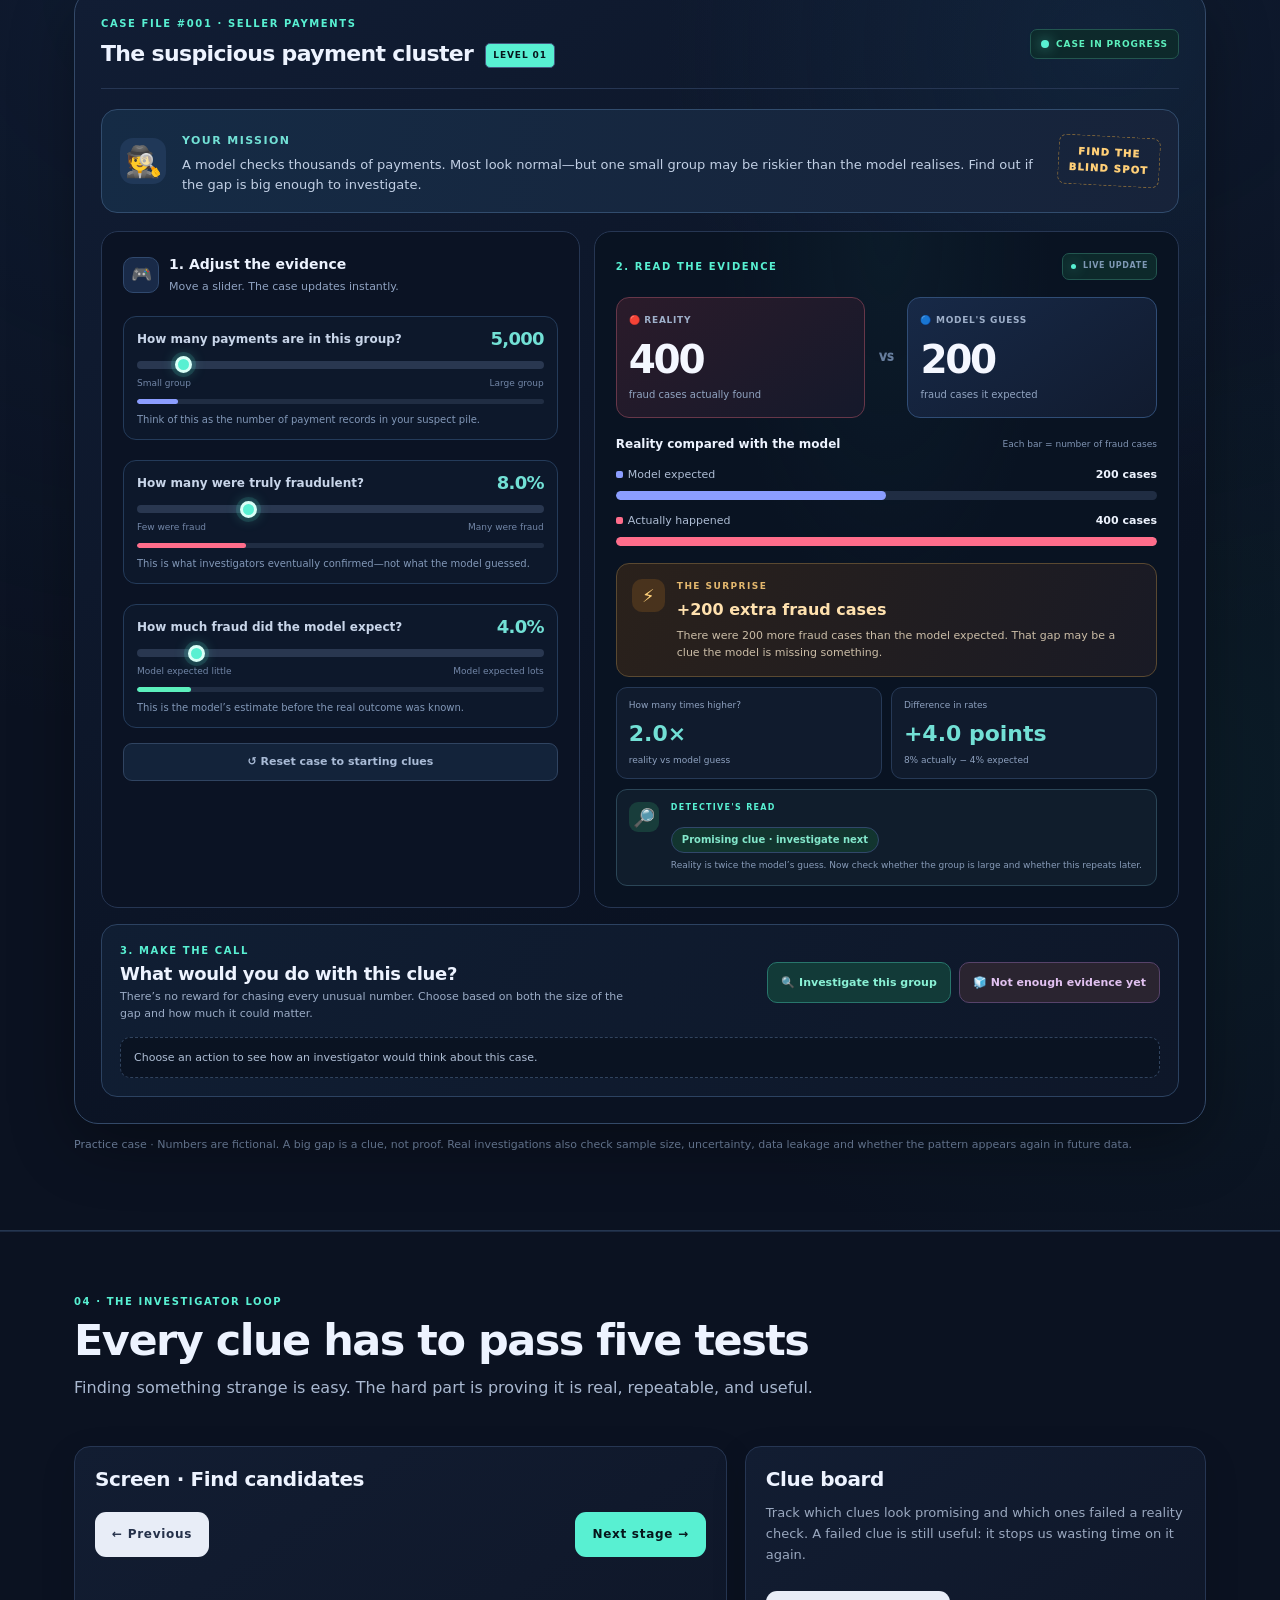
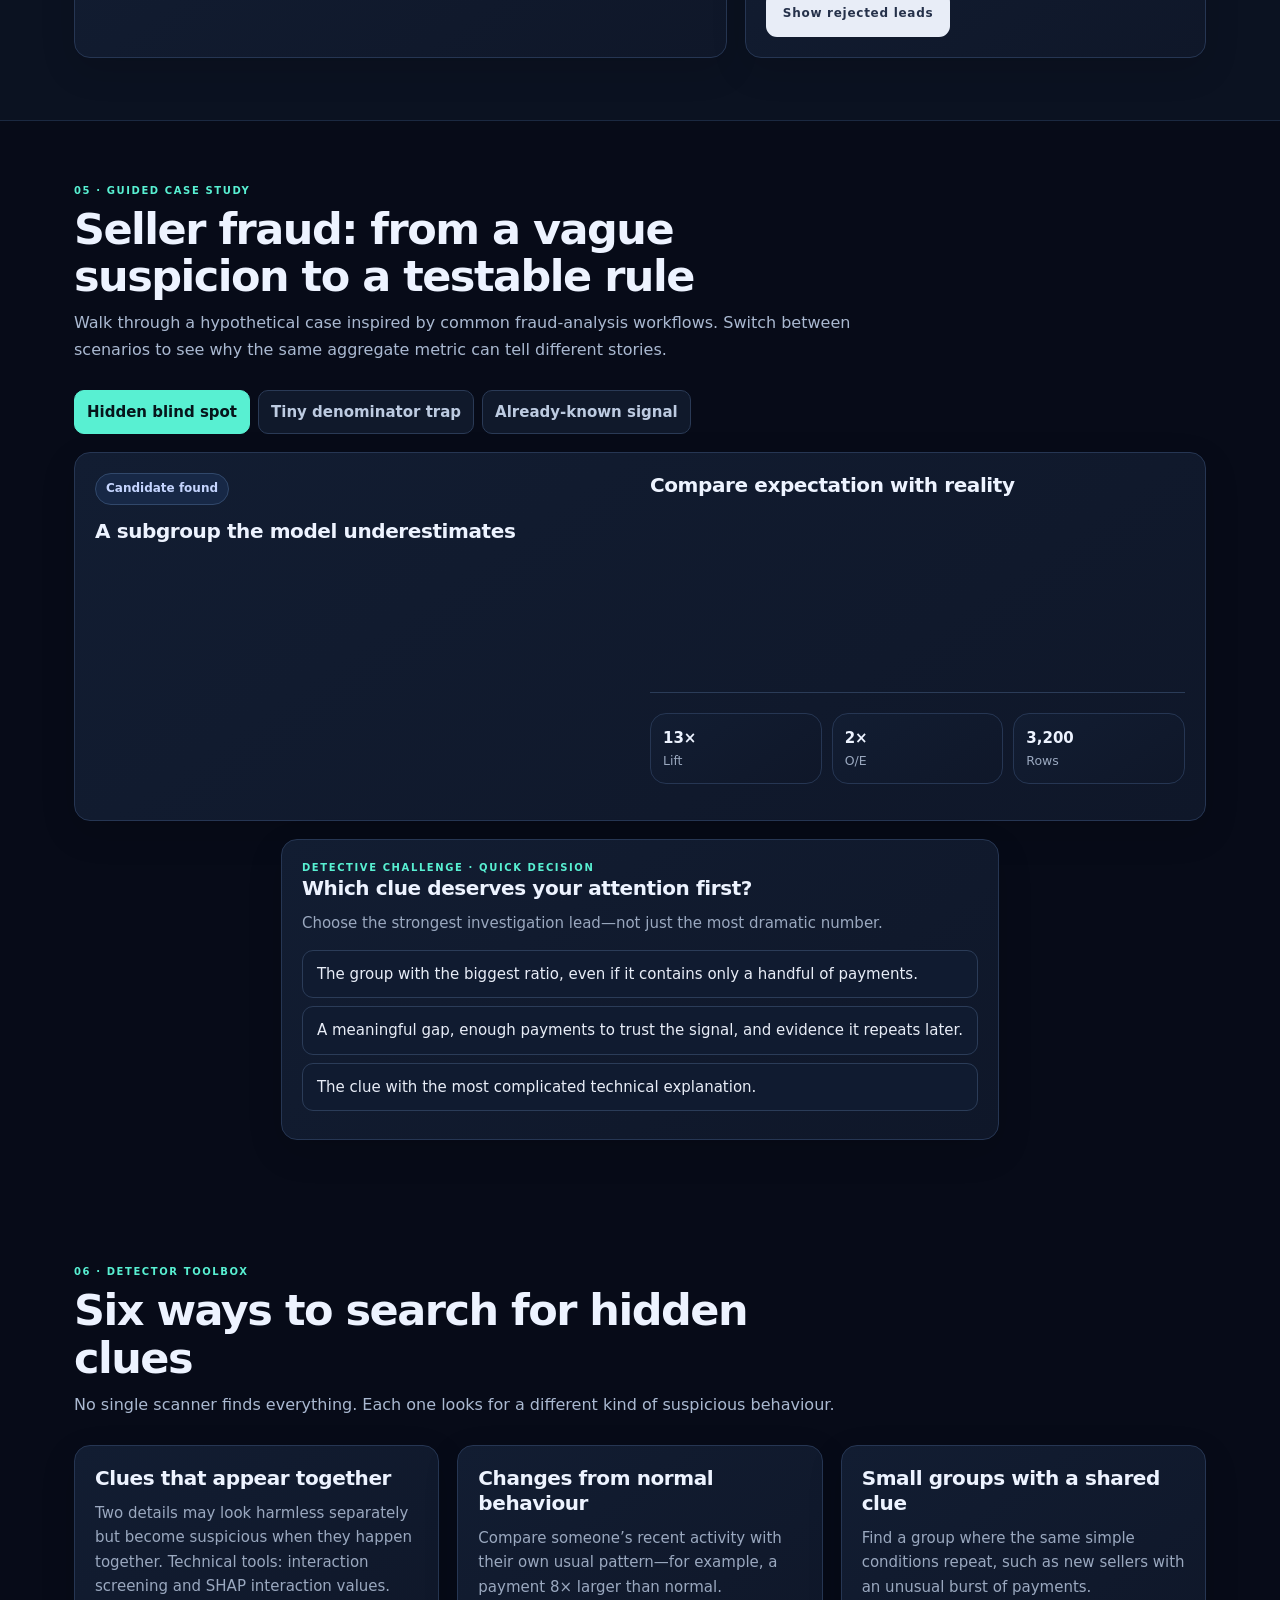
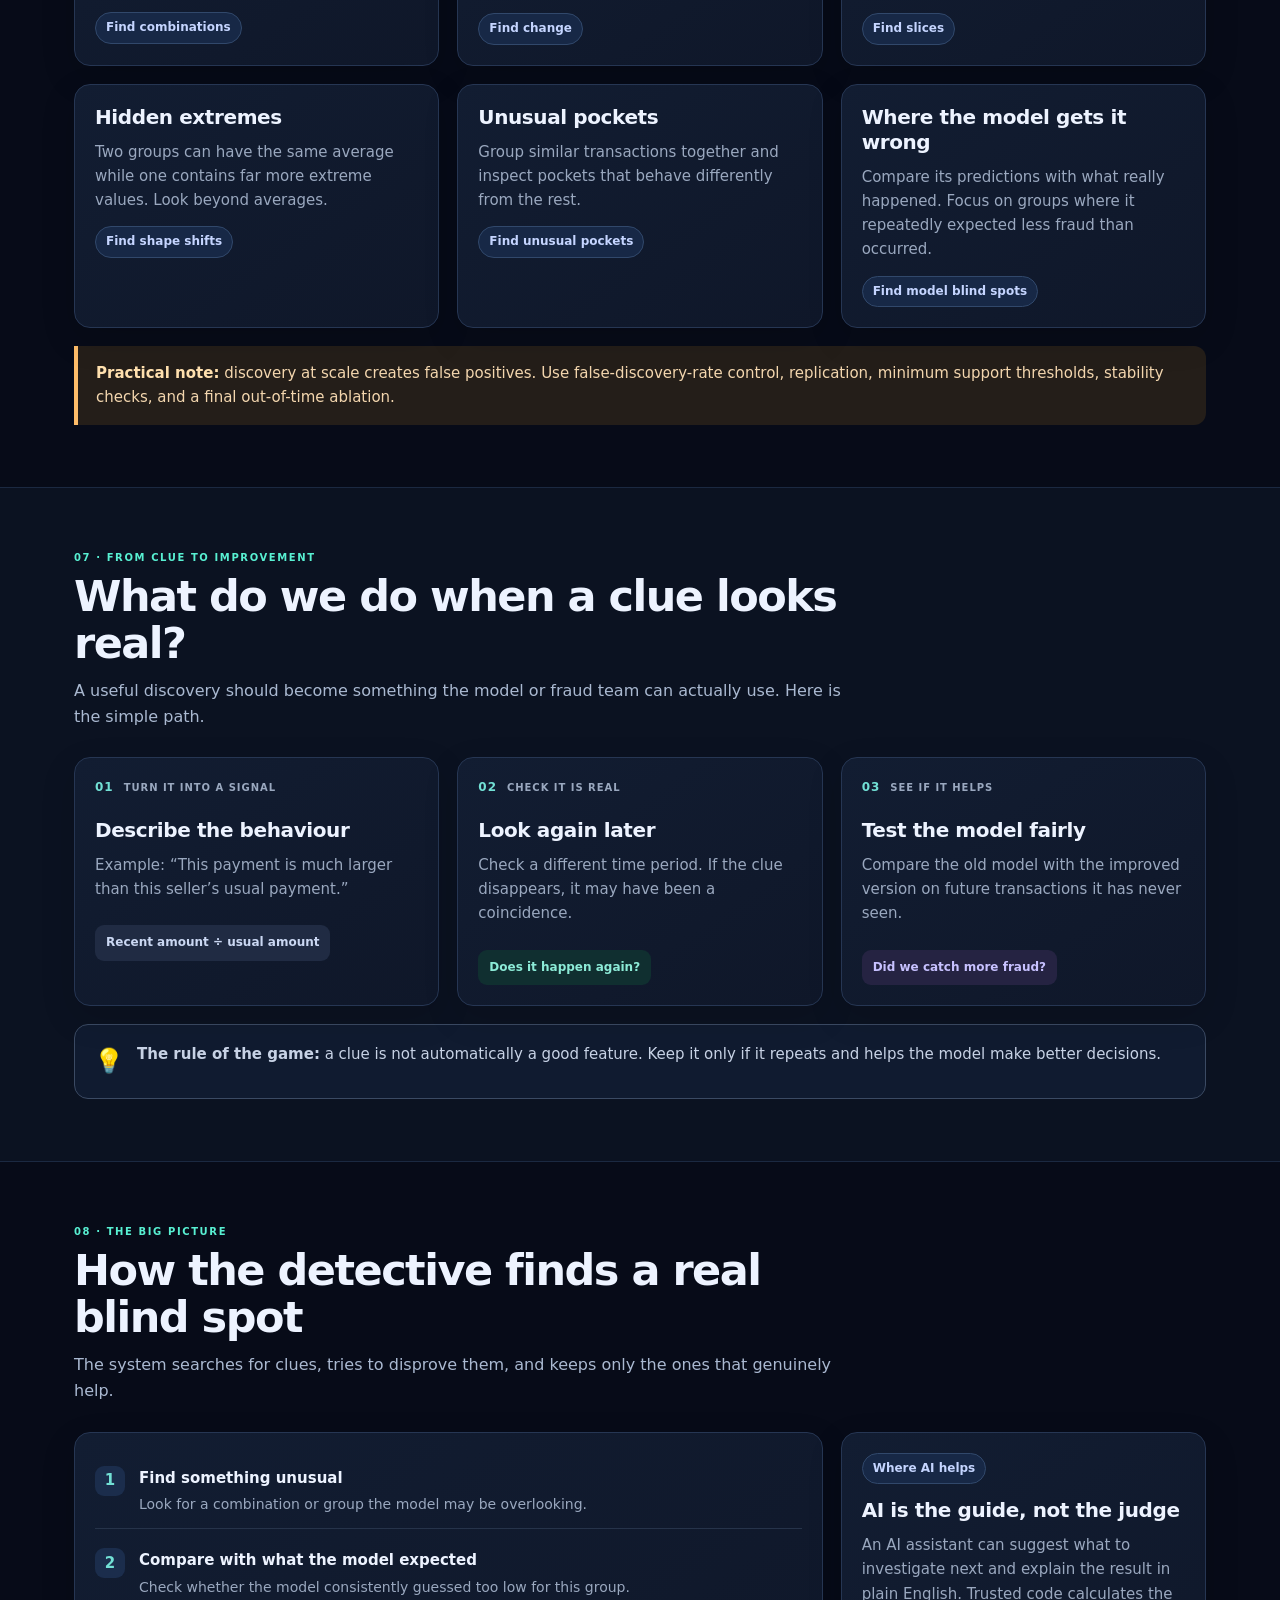
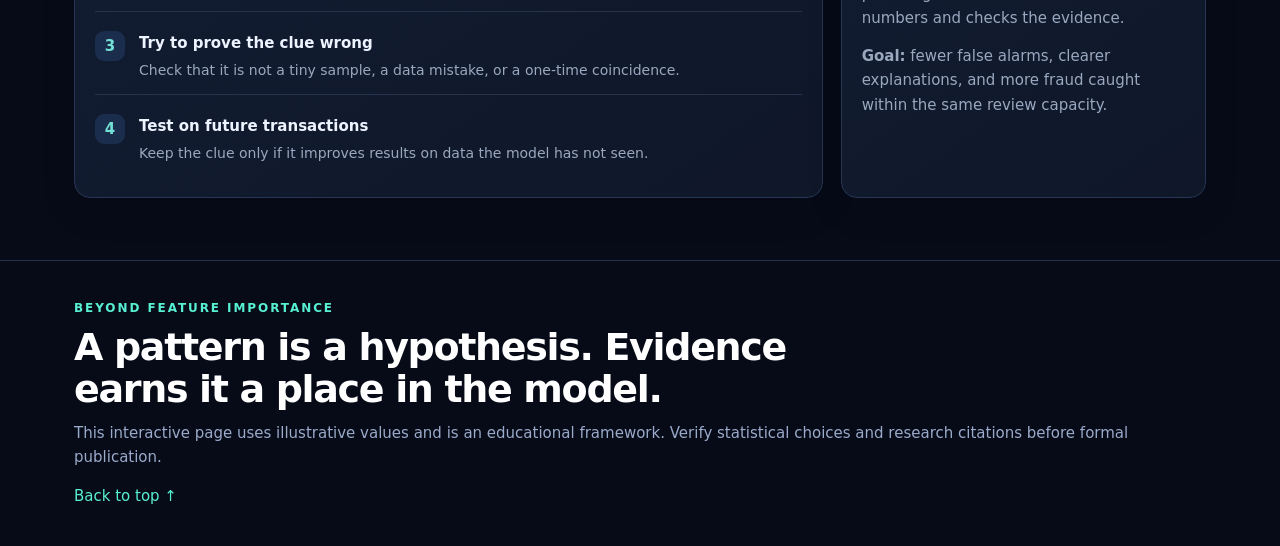
<file: beyond-feature-importance.html>
<!DOCTYPE html>
<html lang="en">
<head>
<meta charset="utf-8">
<meta name="viewport" content="width=device-width, initial-scale=1">
<meta name="theme-color" content="#101827">
<title>Beyond Feature Importance — An Interactive Field Guide</title>
<style>
:root{--bg:#f5f7fb;--paper:#fff;--ink:#172033;--muted:#647089;--line:#dfe5ef;--navy:#101827;--blue:#3567e8;--cyan:#5bd6d0;--orange:#f1a44b;--red:#df5b62;--green:#17866e;--soft:#edf2ff;--shadow:0 18px 50px #17203312}
*{box-sizing:border-box}html{scroll-behavior:smooth}body{margin:0;background:var(--bg);color:var(--ink);font:16px/1.65 Inter,ui-sans-serif,system-ui,-apple-system,BlinkMacSystemFont,"Segoe UI",sans-serif}button,input,select{font:inherit}button{cursor:pointer}a{color:inherit}.shell{max-width:1180px;margin:auto;padding:0 24px}.topbar{position:sticky;top:0;z-index:20;background:#101827ed;color:#fff;backdrop-filter:blur(16px);border-bottom:1px solid #ffffff18}.topinner{height:64px;display:flex;align-items:center;justify-content:space-between;gap:20px}.brand{font-weight:800;letter-spacing:-.03em}.brand span{color:var(--cyan)}.nav{display:flex;gap:20px;align-items:center;font-size:13px;color:#d6deee}.nav a{text-decoration:none}.nav a:hover{color:var(--cyan)}.progress{height:3px;background:#ffffff20}.progress>div{height:100%;width:0;background:var(--cyan);transition:width .2s}.hero{background:radial-gradient(ellipse at 80% 10%,#284d86 0%,transparent 36%),linear-gradient(135deg,#101827,#172e4c 70%,#153b4a);color:#fff;padding:76px 0 64px;overflow:hidden}.eyebrow{text-transform:uppercase;letter-spacing:.16em;font-size:12px;font-weight:800;color:var(--cyan)}h1{font-size:clamp(42px,7vw,76px);line-height:1.02;letter-spacing:-.055em;max-width:850px;margin:18px 0}.hero p{font-size:19px;color:#d6e0f0;max-width:760px}.hero-actions{display:flex;gap:12px;flex-wrap:wrap;margin:28px 0}.btn{border:0;border-radius:12px;padding:12px 17px;font-weight:750;transition:transform .15s,filter .15s}.btn:hover{transform:translateY(-2px);filter:brightness(1.04)}.primary{background:var(--cyan);color:#102033}.ghost{background:#ffffff12;color:#fff;border:1px solid #ffffff40}.statrow{display:flex;gap:12px;flex-wrap:wrap;margin-top:38px}.stat{border:1px solid #ffffff28;background:#ffffff0b;padding:13px 17px;border-radius:14px;min-width:145px}.stat b{display:block;font-size:22px}.stat small{color:#c2cee1}.section{padding:70px 0;scroll-margin-top:80px}.section.alt{background:#eef2f8}.section-head{max-width:760px;margin-bottom:30px}.kicker{font-size:12px;text-transform:uppercase;letter-spacing:.14em;font-weight:800;color:var(--blue)}h2{font-size:clamp(30px,4vw,44px);line-height:1.12;letter-spacing:-.04em;margin:9px 0 14px}h3{font-size:20px;line-height:1.25;margin:0 0 10px;letter-spacing:-.02em}p{margin:0 0 14px}.lead{font-size:18px;color:var(--muted)}.grid{display:grid;grid-template-columns:repeat(12,1fr);gap:18px}.card{background:var(--paper);border:1px solid var(--line);border-radius:18px;padding:23px;box-shadow:var(--shadow)}.span4{grid-column:span 4}.span5{grid-column:span 5}.span6{grid-column:span 6}.span7{grid-column:span 7}.span8{grid-column:span 8}.span12{grid-column:span 12}.muted{color:var(--muted)}.pill{display:inline-flex;align-items:center;gap:7px;border-radius:999px;padding:5px 10px;background:var(--soft);color:#2d53bb;font-size:12px;font-weight:800}.dot{width:8px;height:8px;border-radius:50%;background:var(--cyan)}.pattern-list{display:grid;grid-template-columns:repeat(3,1fr);gap:12px}.pattern{border:1px solid var(--line);background:#fff;border-radius:14px;padding:16px;text-align:left;color:var(--ink);transition:.2s}.pattern:hover,.pattern.active{border-color:var(--blue);box-shadow:0 0 0 3px #3567e81a}.pattern .num{font-size:11px;color:var(--blue);font-weight:900;letter-spacing:.1em}.pattern b{display:block;margin:5px 0}.pattern small{color:var(--muted);line-height:1.4;display:block}.detailbox{margin-top:16px;background:#101827;color:#fff;border-radius:18px;padding:24px;display:grid;grid-template-columns:1fr 1fr;gap:24px}.detailbox p{color:#c9d4e6}.detailbox h3{color:#fff}.detailbox .tag{color:var(--cyan);font-size:12px;text-transform:uppercase;letter-spacing:.1em;font-weight:800}.callout{border-left:4px solid var(--orange);background:#fff7eb;padding:15px 18px;border-radius:0 12px 12px 0;color:#66451b}.steps{display:grid;grid-template-columns:repeat(5,1fr);gap:10px}.step{background:#fff;border:1px solid var(--line);border-radius:15px;padding:17px;position:relative}.step .n{width:30px;height:30px;border-radius:9px;background:var(--navy);color:#fff;display:grid;place-items:center;font-weight:800;margin-bottom:12px}.step p{font-size:13px;color:var(--muted);margin:0}.step.active{border-color:var(--blue);box-shadow:0 0 0 3px #3567e818}.step.active .n{background:var(--blue)}.controls{display:flex;gap:12px;flex-wrap:wrap;align-items:center}.controls label{font-size:13px;color:var(--muted);font-weight:700;display:block;margin-bottom:5px}.field{min-width:140px}.field input,.field select{width:100%;padding:10px 12px;border:1px solid var(--line);border-radius:10px;background:#fff;color:var(--ink)}.calcgrid{display:grid;grid-template-columns:1.1fr .9fr;gap:20px}.result{border-radius:18px;background:#101827;color:#fff;padding:24px}.result .big{font-size:40px;font-weight:850;letter-spacing:-.05em;line-height:1.1}.result p{color:#c5d2e5}.metricrow{display:grid;grid-template-columns:repeat(3,1fr);gap:10px;margin:16px 0}.metric{background:#ffffff0d;border:1px solid #ffffff1a;border-radius:12px;padding:12px}.metric b{display:block;font-size:21px}.metric small{color:#b9c6dc}.bar{height:10px;background:#e5eaf3;border-radius:99px;overflow:hidden;margin:8px 0 16px}.bar span{height:100%;display:block;border-radius:99px;background:var(--blue);width:0;transition:width .35s}.bar.red span{background:var(--red)}.bar.green span{background:var(--green)}.split{display:flex;justify-content:space-between;gap:15px;font-size:13px}.detector{display:flex;gap:12px;padding:14px 0;border-bottom:1px solid var(--line);align-items:flex-start}.detector:last-child{border-bottom:0}.detector input{margin-top:5px;accent-color:var(--blue);width:17px;height:17px}.detector b{display:block}.detector small{color:var(--muted)}.status{padding:5px 9px;border-radius:8px;background:#e6f7f1;color:#11755e;font-size:11px;font-weight:850;white-space:nowrap}.status.warn{background:#fff0dc;color:#93580a}.timeline{border-left:2px solid #dbe3f2;margin:10px 0 0 12px;padding-left:22px}.timeline-item{position:relative;padding:0 0 22px}.timeline-item:before{content:"";position:absolute;left:-29px;top:6px;width:12px;height:12px;border-radius:50%;background:var(--blue);border:3px solid #e6ecfb}.timeline-item p{color:var(--muted);margin:0}.case-switch{display:flex;gap:8px;flex-wrap:wrap;margin-bottom:18px}.case-switch button{border:1px solid var(--line);border-radius:10px;padding:9px 12px;background:#fff;font-weight:750;color:var(--muted)}.case-switch button.active{background:var(--navy);color:#fff;border-color:var(--navy)}.casebody{display:grid;grid-template-columns:1fr 1fr;gap:20px}.casechart{display:flex;align-items:flex-end;gap:22px;height:185px;padding:18px 12px 0;border-bottom:1px solid var(--line)}.colbar{flex:1;max-width:110px;text-align:center}.colbar .fill{border-radius:9px 9px 0 0;min-height:4px;transition:height .4s}.colbar small{display:block;margin-top:8px;color:var(--muted);font-size:12px}.colbar b{font-size:13px}.mini-note{font-size:12px;color:var(--muted)}.quiz-option{display:block;text-align:left;width:100%;padding:12px 14px;border:1px solid var(--line);border-radius:11px;background:#fff;margin:8px 0}.quiz-option:hover{border-color:var(--blue)}.feedback{display:none;margin-top:12px;padding:13px;border-radius:11px;background:#e6f7f1;color:#12644f}.feedback.show{display:block}.footer{background:#101827;color:#fff;padding:38px 0}.footer p{color:#b7c4d8}.toplink{color:var(--cyan);text-decoration:none}.small{font-size:13px}.reveal{opacity:0;transform:translateY(14px);transition:opacity .55s,transform .55s}.reveal.visible{opacity:1;transform:none}.toast{position:fixed;bottom:18px;right:18px;background:#101827;color:white;padding:12px 16px;border-radius:12px;box-shadow:var(--shadow);display:none;z-index:50}.toast.show{display:block}@media(max-width:800px){.nav{display:none}.hero{padding:54px 0}.span4,.span5,.span6,.span7,.span8{grid-column:span 12}.pattern-list{grid-template-columns:repeat(2,1fr)}.steps{grid-template-columns:repeat(2,1fr)}.detailbox,.calcgrid,.casebody{grid-template-columns:1fr}.metricrow{grid-template-columns:repeat(3,1fr)}}@media(max-width:480px){.shell{padding:0 16px}.pattern-list{grid-template-columns:1fr}.steps{grid-template-columns:1fr}.section{padding:48px 0}.stat{min-width:calc(50% - 8px)}.metricrow{grid-template-columns:1fr 1fr}.hero p{font-size:17px}}

/* Dark editorial redesign: calmer contrast, fewer competing surfaces */
:root{--bg:#0b1020;--paper:#111a2d;--ink:#e8edf7;--muted:#9aa8bf;--line:#26334a;--navy:#080d19;--blue:#7c9cff;--cyan:#72e0d5;--orange:#f4bd70;--red:#ff858b;--green:#61d6b3;--soft:#172544;--shadow:0 12px 34px #00000022}
html{background:var(--bg)}body{background:var(--bg);color:var(--ink);line-height:1.62;font-size:15px}
.topbar{background:#080d19ed;border-bottom:1px solid #26334a}.topinner{height:58px}.brand{font-size:13px;letter-spacing:.04em}.nav{gap:16px}.nav a{color:#b8c4d9}.progress{background:#ffffff10}
.hero{padding:62px 0 50px;background:radial-gradient(ellipse at 80% 10%,#1c3158 0%,transparent 38%),linear-gradient(135deg,#080d19,#101b31 70%,#102b32)}
.hero h1{font-size:clamp(38px,6vw,66px);max-width:800px;margin:14px 0;letter-spacing:-.05em}.hero p{font-size:17px;max-width:700px;color:#c0cce0}.hero-actions{margin:22px 0}.statrow{margin-top:26px}.stat{background:#ffffff06;border-color:#ffffff18;min-width:130px;padding:11px 14px}.stat b{font-size:19px}.stat small{font-size:11px;color:#aebbd0}
.section{padding:54px 0;scroll-margin-top:72px}.section.alt{background:#0e1627;border-top:1px solid #19243a;border-bottom:1px solid #19243a}.section-head{margin-bottom:23px}.kicker{color:var(--cyan)}h2{font-size:clamp(27px,3.5vw,38px);margin:7px 0 10px;letter-spacing:-.035em}.lead{font-size:16px;color:#aebbd0;line-height:1.65}.card{background:#111a2d;border-color:#26334a;border-radius:14px;box-shadow:none;padding:20px}.card p{color:#c1cce0}.card .muted,.muted{color:#9aa8bf}.pill{background:#1a2a4b;color:#a9bdff}.pattern-list{grid-template-columns:repeat(3,minmax(0,1fr));gap:10px}.pattern{background:#111a2d;border-color:#26334a;color:#e8edf7;border-radius:12px;padding:14px}.pattern:hover,.pattern.active{border-color:#7c9cff;box-shadow:0 0 0 2px #7c9cff18}.pattern .num{color:#91aaff}.pattern small{color:#9aa8bf}.detailbox{background:#080d19;border:1px solid #26334a;border-radius:14px;padding:21px;gap:20px}.detailbox p{color:#b7c5da}.detailbox .tag{color:var(--cyan)}
.callout{border-left-color:var(--orange);background:#211b16;color:#e8d5b8;border-radius:0 10px 10px 0}.steps{gap:9px}.step{background:#111a2d;border-color:#26334a;border-radius:12px;padding:14px}.step p{color:#9aa8bf}.step .n{background:#24365a}.step.active{border-color:#7c9cff;box-shadow:0 0 0 2px #7c9cff18}.step.active .n{background:#5478e8}
.field label{color:#aab8ce}.field input,.field select{background:#0a1120;color:#e8edf7;border-color:#33425d;color-scheme:dark}.result{background:#080d19;border:1px solid #26334a;border-radius:14px;padding:21px}.result p{color:#b7c5da}.metric{background:#ffffff07;border-color:#ffffff15}.metric small{color:#9aa8bf}.bar{background:#27334a}.bar span{background:#7c9cff}.bar.red span{background:#ff858b}.bar.green span{background:#61d6b3}.mini-note{color:#9aa8bf}.result .eyebrow{color:var(--cyan)}
.case-switch button{background:#111a2d;border-color:#26334a;color:#aab8ce}.case-switch button.active{background:#263a63;border-color:#5478e8;color:#fff}.casechart{border-bottom-color:#33425d}.colbar small{color:#9aa8bf}.quiz-option{background:#0d1526;border-color:#2a3850;color:#dce5f4}.quiz-option:hover{border-color:#7c9cff}.feedback{background:#102c2a;color:#8de5cd}.footer{background:#080d19;border-top:1px solid #26334a}.toplink{color:var(--cyan)}
.btn{border-radius:10px}.primary{background:#72e0d5;color:#071b20}.ghost{background:#ffffff08;color:#e8edf7;border-color:#34415a}.btn[disabled]{opacity:.4}.divider{border-color:#26334a}
#signalBadge{background:#12352f!important;color:#83e7cb!important}.result .pill{background:#12352f;color:#83e7cb}.result .pill[style*="fff0dc"]{background:#332719!important;color:#f4bd70!important}
button:focus-visible,a:focus-visible,input:focus-visible{outline:2px solid var(--cyan);outline-offset:3px}
@media(max-width:800px){.pattern-list{grid-template-columns:repeat(2,minmax(0,1fr))}.hero{padding:48px 0 40px}.section{padding:42px 0}.detailbox{padding:18px}}
@media(max-width:520px){.shell{padding:0 16px}.pattern-list{grid-template-columns:1fr}.stat{min-width:calc(50% - 8px)}.hero h1{font-size:39px}.hero p{font-size:16px}.section{padding:38px 0}.card{padding:17px}}


/* GAME HUD / INVESTIGATION CONSOLE */
:root{--bg:#080d19;--paper:#101a2d;--ink:#edf3ff;--muted:#9cacc7;--line:#293956;--blue:#7c9dff;--cyan:#54f0d1;--orange:#ffc66e;--red:#ff647f;--green:#54e3b5;--soft:#162746;--shadow:0 20px 60px #0005}
body{background:radial-gradient(ellipse at 50% -20%,#192b4c 0%,#080d19 55%);color:var(--ink)}
.topbar{background:#070b15eF;border-bottom:1px solid #263755}.brand span{color:var(--cyan)}.nav a:hover{color:var(--cyan)}
.hero{position:relative;background:radial-gradient(ellipse at 80% 0%,#254b75 0%,transparent 32%),linear-gradient(145deg,#080d19,#0e1c33 65%,#092d32);border-bottom:1px solid #203450}.hero:after{content:"";position:absolute;inset:0;pointer-events:none;opacity:.12;background-image:linear-gradient(#8da9ff18 1px,transparent 1px),linear-gradient(90deg,#8da9ff18 1px,transparent 1px);background-size:34px 34px;mask-image:linear-gradient(to bottom,#000,transparent)}.hero .shell{position:relative;z-index:1}.eyebrow,.kicker{color:var(--cyan)}.hero h1{text-shadow:0 0 32px #5c8aff22}.stat{border-radius:10px;background:#0c1628c9;border-color:#304766}.stat b{color:#fff}.stat small{color:#9fb1cf}
.section.alt{background:#0a1120;border-block:1px solid #192943}.card,.pattern,.step{background:linear-gradient(145deg,#111d32,#0d1628);border-color:#263754;box-shadow:0 8px 24px #0002}.card{border-radius:16px}.card:hover{border-color:#3e5a83}.pattern{position:relative;overflow:hidden;border-radius:13px;transition:transform .2s,border-color .2s,box-shadow .2s}.pattern:before{content:"";position:absolute;left:0;top:0;bottom:0;width:3px;background:#314a70;transition:background .2s}.pattern:hover{transform:translateY(-3px)}.pattern.active{border-color:#6c91ff;background:linear-gradient(145deg,#17284a,#101a2d);box-shadow:0 0 0 1px #6c91ff33,0 12px 28px #0003}.pattern.active:before{background:var(--cyan)}.pattern .num{color:#88a7ff}.detailbox{border:1px solid #30476a;background:linear-gradient(120deg,#101c31,#0a1221);box-shadow:inset 0 1px #ffffff08}.detailbox .tag{color:var(--cyan)}.pill{background:#15294b;color:#b6c7ff;border:1px solid #314a74}.callout{background:#211b16;border-left-color:var(--orange);color:#f4dfbd}.steps .n{background:#1d3155;border:1px solid #3c5680}.step.active{border-color:#6c91ff;background:#14213a}.step.active .n{background:#6c91ff;color:#081021}.result{background:linear-gradient(150deg,#0b1425,#080d19);border-color:#2b4162}.metric{background:#111e33;border-color:#2a3c5a}.case-switch button,.quiz-option{background:#101a2d;color:#dfe9fb;border-color:#2a3d5c}.case-switch button.active{background:#263d69;border-color:#7093ff}.footer{background:#060a13;border-top:1px solid #20304a}
.mission-section{position:relative;overflow:hidden}.mission-section:before{content:"";position:absolute;inset:0;pointer-events:none;background:radial-gradient(ellipse at 12% 18%,#19335b45,transparent 42%),radial-gradient(ellipse at 90% 70%,#0c4b4630,transparent 35%)}.mission-section .shell{position:relative}.mission-board{position:relative;border:1px solid #2d4264;border-radius:20px;background:linear-gradient(135deg,#101b30 0%,#0b1425 58%,#0d1b2b 100%);padding:clamp(16px,3vw,30px);box-shadow:0 25px 70px #0005,inset 0 1px #ffffff0a;overflow:hidden}.mission-board:before{content:"";position:absolute;inset:0;pointer-events:none;opacity:.18;background-image:linear-gradient(#7e9eea10 1px,transparent 1px),linear-gradient(90deg,#7e9eea10 1px,transparent 1px);background-size:26px 26px}.mission-board>*{position:relative}.mission-topline{display:flex;align-items:center;justify-content:space-between;gap:18px;padding-bottom:20px;border-bottom:1px solid #293b58;margin-bottom:20px}.micro-label{font-size:10px;letter-spacing:.15em;font-weight:900;color:#7f97bb;display:block}.mission-title{font-size:clamp(20px,3vw,27px);font-weight:850;letter-spacing:-.035em;margin-top:4px}.level-tag{font-size:10px;vertical-align:middle;margin-left:7px;border:1px solid #435a80;background:#192b49;color:#9fb9ff;border-radius:5px;padding:4px 7px;letter-spacing:.1em}.live-status,.scan-chip{display:inline-flex;align-items:center;gap:7px;color:#8be8d7;font-size:10px;font-weight:900;letter-spacing:.1em;border:1px solid #23564f;background:#0d292b;padding:7px 10px;border-radius:7px;white-space:nowrap}.live-dot{display:inline-block;width:7px;height:7px;background:#54f0d1;border-radius:50%;box-shadow:0 0 12px #54f0d1;animation:pulse 1.7s infinite}@keyframes pulse{50%{opacity:.45;box-shadow:0 0 3px #54f0d1}}.mission-layout{display:grid;grid-template-columns:minmax(0,1fr) minmax(0,1fr);gap:18px}.control-panel,.intel-panel{min-width:0;border:1px solid #273b59;border-radius:14px;background:#0a1323d9;padding:clamp(14px,2vw,22px)}.panel-heading{display:flex;align-items:center;gap:12px;margin-bottom:24px}.panel-icon{width:38px;height:38px;display:grid;place-items:center;background:#172c4c;border:1px solid #34517a;color:#9cb8ff;border-radius:10px;font-size:22px}.panel-heading b{display:block;font-size:15px}.panel-heading small{display:block;color:#8194b2;font-size:12px;margin-top:2px}.slider-control{margin:0 0 25px}.slider-head{display:flex;justify-content:space-between;align-items:baseline;gap:12px;margin-bottom:12px}.slider-head label{font-size:13px;color:#b8c8e2;font-weight:700}.slider-head output{font-size:20px;font-weight:850;font-variant-numeric:tabular-nums;letter-spacing:-.04em;color:#f1f5ff;white-space:nowrap}.slider-control input[type=range]{appearance:none;-webkit-appearance:none;width:100%;height:7px;border-radius:99px;background:linear-gradient(90deg,#6f91ff,#54e3c6);outline:none;display:block;margin:0;cursor:ew-resize}.slider-control input[type=range]::-webkit-slider-thumb{appearance:none;width:19px;height:19px;border-radius:50%;background:#eaf1ff;border:4px solid #7094ff;box-shadow:0 0 0 4px #7094ff20,0 2px 8px #0007}.slider-control input[type=range]::-moz-range-thumb{width:13px;height:13px;border-radius:50%;background:#eaf1ff;border:4px solid #7094ff;box-shadow:0 0 0 4px #7094ff20}.slider-foot{display:flex;justify-content:space-between;color:#617796;font-size:10px;margin-top:9px}.mission-bar{height:4px;margin:10px 0 0;background:#1b2b45}.mission-bar span{background:linear-gradient(90deg,#6e91ff,#54f0d1)}.mission-bar.red span{background:linear-gradient(90deg,#ff718b,#ffb16e)}.mission-bar.green span{background:linear-gradient(90deg,#4edbb3,#79f2d6)}.investigator-tip{display:flex;gap:12px;align-items:flex-start;padding:15px;border:1px solid #4b3e29;border-radius:11px;background:linear-gradient(120deg,#2b2116,#191a20)}.tip-icon{color:#ffcb75;font-size:20px;line-height:1.3}.investigator-tip p{font-size:12px;line-height:1.6;color:#cbbd9f;margin:0}.investigator-tip b{display:block;color:#ffe0a9;margin-bottom:3px}.intel-head{display:flex;justify-content:space-between;gap:10px;align-items:center;flex-wrap:wrap;margin-bottom:17px}.scan-chip{font-size:9px;padding:6px 8px}.primary-metric{border:1px solid #344a6c;border-radius:12px;padding:19px;background:radial-gradient(ellipse at 100% 0%,#263e6944,transparent 60%),#101c31}.metric-caption{font-size:10px;letter-spacing:.14em;font-weight:900;color:#8096bb}.primary-metric .big{font-size:clamp(38px,4.4vw,56px);font-weight:900;line-height:1.08;letter-spacing:-.06em;color:#fff;margin:9px 0}.primary-metric .big span{font-size:14px;letter-spacing:.02em;color:#91a5c6;font-weight:700}.primary-metric p{font-size:12px;line-height:1.6;color:#a7b8d3;margin:0}.intel-metrics{display:grid;grid-template-columns:repeat(3,minmax(0,1fr));gap:8px;margin:10px 0 19px}.intel-metric{min-width:0;padding:12px 10px;background:#111f34;border:1px solid #293d5c;border-radius:10px}.intel-metric span{display:block;color:#7890b4;font-size:8px;font-weight:900;letter-spacing:.08em;line-height:1.5;min-height:25px}.intel-metric b{display:block;font-size:clamp(17px,2vw,23px);color:#f1f5ff;letter-spacing:-.04em;margin:5px 0;overflow-wrap:anywhere}.intel-metric small{display:block;color:#8295b4;font-size:9px;line-height:1.4}.case-comparison{border-top:1px solid #263852;padding-top:16px}.comparison-heading{display:flex;justify-content:space-between;gap:10px;align-items:baseline;margin-bottom:14px}.comparison-heading b{font-size:13px}.comparison-heading small{font-size:10px;color:#7e91af}.split{font-size:11px;color:#a8b9d3;align-items:center}.split b{font-size:13px;color:#e9f0ff;font-variant-numeric:tabular-nums}.legend-dot{display:inline-block;width:7px;height:7px;border-radius:50%;margin-right:5px}.expected-dot{background:#7c9dff}.actual-dot{background:#ff718b}.compare-bar{height:6px;margin:7px 0 13px;background:#1d2d47}.compare-bar span{background:#7c9dff}.compare-bar.red span{background:#ff718b}.mission-verdict{display:flex;gap:11px;margin-top:17px;padding-top:16px;border-top:1px solid #263852}.verdict-icon{width:32px;height:32px;flex:0 0 32px;display:grid;place-items:center;border-radius:9px;background:#10382f;color:#5de6bd;font-size:20px}.mission-verdict .micro-label{font-size:9px;margin-bottom:7px}.mission-verdict .pill{display:inline-flex;white-space:normal;line-height:1.4;font-size:11px}.mission-verdict p{font-size:10px;line-height:1.55;color:#788eae;margin:8px 0 0}.lab-footnote{color:#7386a4!important;font-size:11px!important;margin-top:12px}.mission-section .section-head{max-width:800px}.mission-section h2{letter-spacing:-.045em}.mission-section .lead{max-width:650px}
@media(max-width:850px){.mission-layout{grid-template-columns:1fr}.intel-metrics{grid-template-columns:repeat(3,minmax(0,1fr))}.mission-topline{align-items:flex-start}.mission-title{font-size:22px}}
@media(max-width:520px){.mission-board{padding:12px;border-radius:14px}.mission-topline{flex-direction:column;align-items:flex-start}.control-panel,.intel-panel{padding:13px}.slider-control{margin-bottom:22px}.intel-metrics{gap:5px}.intel-metric{padding:9px 7px}.intel-metric span{font-size:7px}.intel-metric small{font-size:8px}.comparison-heading{align-items:flex-start;flex-direction:column}.live-status{font-size:9px}}

/* GAME EXPERIENCE OVERHAUL — detective mission, readable for non-technical visitors */
:root{--bg:#070b18;--paper:#10182b;--ink:#edf3ff;--muted:#a2b1cc;--line:#273653;--navy:#070b18;--blue:#8b9dff;--cyan:#58f0d2;--orange:#ffbd69;--red:#ff6d8b;--green:#5cf0bd;--soft:#172443;--shadow:0 18px 55px #0007}
body{background:radial-gradient(ellipse at 15% 10%,#17264a55,transparent 35%),var(--bg);color:var(--ink);font-size:15px}
.topbar{background:#070b18eF;border-bottom:1px solid #24314c}.topinner{height:60px}.brand span{color:var(--cyan)}.nav a{color:#c5d0e5}.nav a:hover{color:var(--cyan)}
.hero.game-hero{position:relative;padding:68px 0 26px;overflow:hidden;background:radial-gradient(ellipse at 82% 26%,#233b7555,transparent 33%),radial-gradient(ellipse at 4% 85%,#0b786d22,transparent 32%),linear-gradient(135deg,#070b18 0%,#0d1428 54%,#101a30 100%);border-bottom:1px solid #273653}
.hero.game-hero:before{content:"";position:absolute;inset:0;pointer-events:none;opacity:.16;background-image:linear-gradient(#40507144 1px,transparent 1px),linear-gradient(90deg,#40507144 1px,transparent 1px);background-size:38px 38px;mask-image:linear-gradient(to bottom,#000,transparent 92%)}
.hero-game-grid{position:relative;display:grid;grid-template-columns:1.2fr .8fr;gap:42px;align-items:center}.game-eyebrow,.micro-label,.console-label{font-size:10px;letter-spacing:.16em;font-weight:900;color:var(--cyan)}.game-eyebrow{display:flex;align-items:center;gap:10px}.pulse-dot,.live-dot,.console-top i{display:inline-block;width:8px;height:8px;border-radius:50%;background:var(--cyan);box-shadow:0 0 13px #58f0d2aa;animation:pulse 1.8s infinite}.eyebrow-divider{color:#50617f}.hero h1{font-size:clamp(42px,5.8vw,72px);line-height:1.02;max-width:720px;margin:20px 0;letter-spacing:-.055em}.hero h1 em{font-style:normal;color:var(--cyan);text-shadow:0 0 32px #58f0d222}.hero p{font-size:17px;max-width:620px;color:#b8c7df}.hero-actions{gap:11px;margin:25px 0 20px}.btn{border-radius:11px;font-size:12px;letter-spacing:.06em;padding:13px 17px}.game-cta{box-shadow:0 0 28px #58f0d225;display:inline-flex;align-items:center;gap:10px}.game-cta span{font-size:15px}.primary{background:var(--cyan);color:#06141c}.ghost{background:#10192d;border:1px solid #344562;color:#e5edff}.hero-tags{display:flex;gap:8px;flex-wrap:wrap}.hero-tags span{font-size:11px;color:#c0cde2;background:#ffffff08;border:1px solid #2b3a57;padding:7px 10px;border-radius:8px}
.hero-console{position:relative;border:1px solid #344765;border-radius:19px;background:linear-gradient(150deg,#111d34f5,#0b1223f5);padding:16px;box-shadow:0 24px 75px #0006, inset 0 1px #ffffff0a;overflow:hidden}.hero-console:after{content:"";position:absolute;right:-80px;top:-80px;width:190px;height:190px;background:#58f0d20b;border-radius:50%;filter:blur(5px);pointer-events:none}.console-top{display:flex;justify-content:space-between;align-items:center;color:#94a7c6;font-size:9px;font-weight:900;letter-spacing:.12em}.console-top span:first-child{display:flex;align-items:center;gap:8px}.console-top i{width:6px;height:6px}.radar{position:relative;width:min(100%,280px);aspect-ratio:1;margin:15px auto 8px;border-radius:50%;overflow:hidden;background:radial-gradient(circle,#102c3a 0%,#0c1a2c 60%,#0b1424 100%);border:1px solid #28505b;box-shadow:inset 0 0 30px #58f0d20b}.radar:before,.radar:after{content:"";position:absolute;inset:50% 0 auto;height:1px;background:#4ddac522}.radar:after{transform:rotate(90deg)}.radar-ring{position:absolute;border:1px solid #3d8e8c55;border-radius:50%;left:50%;top:50%;transform:translate(-50%,-50%)}.ring-a{width:30%;height:30%}.ring-b{width:60%;height:60%}.ring-c{width:88%;height:88%}.radar-sweep{position:absolute;inset:0;border-radius:50%;background:conic-gradient(from 0deg,transparent 0 72%,#58f0d200 78%,#58f0d244 100%);animation:spin 5s linear infinite}.radar-dot{position:absolute;width:7px;height:7px;background:var(--orange);border-radius:50%;box-shadow:0 0 14px var(--orange)}.dot-a{top:27%;left:64%}.dot-b{top:61%;left:28%;background:var(--red);box-shadow:0 0 14px var(--red)}.dot-c{top:69%;left:71%;background:var(--cyan);box-shadow:0 0 14px var(--cyan)}.radar-center{position:absolute;left:50%;top:50%;transform:translate(-50%,-50%);font-size:29px;font-weight:900;color:#dffef8;text-shadow:0 0 22px #58f0d2}.console-message{padding:14px;background:#0a1222;border:1px solid #263953;border-radius:11px;display:flex;flex-direction:column;gap:4px}.console-message b{font-size:14px}.console-message small{font-size:11px;color:#94a7c6}.console-stats{display:grid;grid-template-columns:repeat(3,1fr);gap:8px;margin-top:10px}.console-stats>div{background:#ffffff05;border:1px solid #253650;padding:10px;border-radius:9px}.console-stats small{display:block;color:#7f92b1;font-size:8px;letter-spacing:.1em}.console-stats b{font-size:13px}.console-stats .online{color:var(--green)}.game-how{position:relative;display:grid;grid-template-columns:repeat(3,1fr);gap:10px;margin-top:34px}.how-card{display:flex;align-items:center;gap:12px;padding:13px 15px;background:#10192a;border:1px solid #253650;border-radius:12px}.how-icon{width:32px;height:32px;flex:0 0 32px;border-radius:9px;display:grid;place-items:center;background:#182b4a;color:var(--cyan);font-weight:900;font-size:11px}.how-card b{display:block;font-size:12px}.how-card small{display:block;color:#91a2be;font-size:10px;line-height:1.4;margin-top:2px}
.game-progress-wrap{background:#0a1020;border-bottom:1px solid #1e2b43}.game-progress{display:grid;grid-template-columns:1fr minmax(100px,280px) auto;align-items:center;gap:18px;padding-top:12px;padding-bottom:12px}.game-progress>div:first-child{display:flex;align-items:center;gap:10px}.progress-icon{color:var(--orange);font-size:20px}.game-progress b{display:block;font-size:10px;letter-spacing:.1em}.game-progress small{display:block;color:#8fa0bc;font-size:10px}.xp-track{height:7px;border-radius:20px;background:#1b2941;overflow:hidden}.xp-track span{display:block;height:100%;width:0;background:linear-gradient(90deg,var(--blue),var(--cyan));border-radius:20px;box-shadow:0 0 14px #58f0d277;transition:width .4s}.xp-score{text-align:right;min-width:70px}.xp-score b{color:var(--cyan);font-size:14px}
.section{padding:62px 0;scroll-margin-top:75px}.section.alt{background:#0b1221;border-top:1px solid #1b2941;border-bottom:1px solid #1b2941}.section-head{max-width:790px;margin-bottom:27px}.kicker{color:var(--cyan);font-size:10px;letter-spacing:.16em}.section h2{font-size:clamp(29px,4vw,43px);line-height:1.1}.lead{color:#aab9d1;font-size:16px}.card,.pattern,.step{background:linear-gradient(145deg,#121d32,#0f1729);border:1px solid #263653;box-shadow:0 12px 35px #0002;color:var(--ink)}.card{border-radius:16px}.card p,.muted{color:#a5b4ce}.pattern{border-radius:13px;text-align:left;min-height:122px;padding:17px;position:relative;overflow:hidden}.pattern:after{content:"↗";position:absolute;right:13px;top:10px;color:#4e658a;font-size:17px}.pattern:hover,.pattern.active{border-color:#58f0d2;box-shadow:0 0 0 1px #58f0d233,0 12px 35px #0003;transform:translateY(-2px)}.pattern .num{color:var(--cyan)}.pattern b{font-size:14px}.pattern small{color:#9bacc7}.detailbox{background:linear-gradient(120deg,#102b36,#111a30 65%);border:1px solid #28545b;box-shadow:0 14px 35px #0003}.detailbox p{color:#b4c5dc}.detailbox .tag{color:var(--cyan)}.callout{background:#241e19;color:#f3d6ae;border-left-color:var(--orange);border-radius:0 12px 12px 0}.pill{background:#172846;color:#c5d5ff;border:1px solid #31486b}.steps{gap:9px}.step{cursor:pointer;border-radius:13px}.step p{color:#95a7c4}.step.active{border-color:var(--cyan);box-shadow:0 0 0 1px #58f0d233,0 0 22px #58f0d20c}.step .n{background:#1c2e4d;color:var(--cyan);border:1px solid #344b70}.step.active .n{background:var(--cyan);color:#07151b}.mission-section{background:radial-gradient(ellipse at 90% 20%,#1c386033,transparent 36%),#0b1221;border-top:1px solid #253650;border-bottom:1px solid #253650}.mission-board{position:relative;background:linear-gradient(145deg,#111d33,#0b1324);border:1px solid #334968;border-radius:19px;padding:20px;box-shadow:0 20px 65px #0005;overflow:hidden}.mission-board:before{content:"";position:absolute;top:0;left:0;right:0;height:2px;background:linear-gradient(90deg,transparent,var(--cyan),var(--blue),transparent)}.mission-topline{display:flex;justify-content:space-between;align-items:center;gap:14px;padding-bottom:16px;border-bottom:1px solid #263653}.mission-title{font-size:22px;font-weight:850;letter-spacing:-.03em;margin-top:4px}.level-tag{display:inline-block;vertical-align:middle;font-size:9px;letter-spacing:.1em;color:#07151b;background:var(--cyan);padding:4px 7px;border-radius:5px;margin-left:5px}.live-status{font-size:9px;letter-spacing:.1em;color:var(--green);display:flex;align-items:center;gap:7px}.mission-layout{display:grid;grid-template-columns:.92fr 1.08fr;gap:16px;margin-top:17px}.control-panel,.intel-panel{border:1px solid #263653;border-radius:14px;padding:18px;background:#0b1324}.panel-heading{display:flex;gap:10px;align-items:center;margin-bottom:17px}.panel-icon{width:36px;height:36px;display:grid;place-items:center;background:#192a48;border:1px solid #30496e;border-radius:10px;font-size:17px}.panel-heading b{display:block;font-size:14px}.panel-heading small{display:block;font-size:11px;color:#8fa2c1}.slider-control{margin:20px 0}.slider-head{display:flex;align-items:flex-start;justify-content:space-between;gap:12px;margin-bottom:11px}.slider-head label{font-size:12px;font-weight:700;color:#c8d5e9;max-width:78%;line-height:1.4}.slider-head output{font-size:18px;line-height:1;font-weight:900;color:#fff;white-space:nowrap;font-variant-numeric:tabular-nums}.slider-control input[type=range]{width:100%;appearance:none;height:6px;border-radius:99px;background:#293750;outline:none;cursor:ew-resize}.slider-control input[type=range]::-webkit-slider-thumb{appearance:none;width:17px;height:17px;border-radius:50%;background:var(--cyan);border:3px solid #d9fff7;box-shadow:0 0 0 4px #58f0d220,0 0 14px #58f0d266}.slider-control input[type=range]::-moz-range-thumb{width:12px;height:12px;border-radius:50%;background:var(--cyan);border:3px solid #d9fff7;box-shadow:0 0 0 4px #58f0d220}.slider-foot{display:flex;justify-content:space-between;font-size:9px;color:#7286a7;margin-top:7px}.mission-bar{height:5px;background:#1c2940;margin:8px 0 0}.mission-bar span{background:linear-gradient(90deg,var(--blue),var(--cyan))}.mission-bar.red span{background:linear-gradient(90deg,#ff647f,#ff9c8a)}.mission-bar.green span{background:linear-gradient(90deg,#30bb9d,#7af0bd)}.investigator-tip{display:flex;gap:10px;padding:12px;background:#1e1a20;border:1px solid #5c4630;border-radius:10px;margin-top:20px}.tip-icon{color:var(--orange);font-size:17px}.investigator-tip p{font-size:11px;color:#d5c3a9;line-height:1.55;margin:0}.investigator-tip b{color:#ffe0ae}.intel-panel{background:radial-gradient(ellipse at 80% 0%,#1a3b4933,transparent 40%),#0a1222}.intel-head{display:flex;justify-content:space-between;align-items:center;gap:8px}.scan-chip{font-size:8px;color:#7e98b4;letter-spacing:.08em}.scan-chip .live-dot{width:5px;height:5px}.primary-metric{margin-top:17px;padding:18px;border-radius:13px;border:1px solid #284c57;background:linear-gradient(120deg,#0e2b35,#111d32)}.metric-caption{font-size:9px;letter-spacing:.15em;font-weight:900;color:#8fa6c5}.primary-metric .big{font-size:clamp(35px,4vw,52px);font-weight:950;letter-spacing:-.06em;color:var(--cyan);text-shadow:0 0 25px #58f0d220;margin:5px 0}.primary-metric .big span{font-size:13px;color:#a8bbd4;letter-spacing:0}.primary-metric p{font-size:12px;color:#b4c6dc;margin:0}.intel-metrics{display:grid;grid-template-columns:repeat(3,1fr);gap:8px;margin:10px 0}.intel-metric{background:#111c30;border:1px solid #263653;border-radius:10px;padding:11px;min-width:0}.intel-metric span{display:block;font-size:8px;letter-spacing:.1em;color:#8ea3c2;font-weight:900}.intel-metric b{display:block;font-size:20px;margin:5px 0;color:#f1f5ff;overflow-wrap:anywhere}.intel-metric small{display:block;font-size:9px;color:#8296b4;line-height:1.4}.case-comparison{padding:13px;border:1px solid #253651;border-radius:11px}.comparison-heading{display:flex;justify-content:space-between;gap:8px;align-items:center;margin-bottom:12px}.comparison-heading b{font-size:12px}.comparison-heading small{font-size:9px;color:#8195b4}.split{color:#9cacc7;font-size:11px;align-items:center}.split b{color:#eff5ff;font-size:13px}.legend-dot{display:inline-block;width:7px;height:7px;border-radius:2px;margin-right:5px}.expected-dot{background:var(--blue)}.actual-dot{background:var(--red)}.compare-bar{height:7px;background:#1b2940;margin:6px 0 12px}.compare-bar span{background:var(--blue)}.compare-bar.red span{background:var(--red)}.mission-verdict{display:flex;gap:12px;margin-top:10px;padding:12px;border:1px solid #2b4657;border-radius:11px;background:#101d2c}.verdict-icon{width:30px;height:30px;display:grid;place-items:center;background:#183d3b;color:var(--green);border-radius:9px;font-size:18px;flex:0 0 30px}.mission-verdict .micro-label{display:block;font-size:8px}.mission-verdict .pill{display:inline-flex;margin:4px 0 6px;font-size:10px}.mission-verdict p{font-size:9px;color:#879bb8;margin:0;line-height:1.5}.lab-footnote{font-size:11px;color:#7f91ae;margin-top:12px}.case-switch button,.quiz-option{background:#10192b;color:#bdcbe1;border-color:#2a3a56}.case-switch button.active{background:var(--cyan);color:#06151b;border-color:var(--cyan)}.quiz-option:hover{border-color:var(--cyan);background:#132538}.feedback{background:#102e2b;color:#8ff0d2;border:1px solid #27675d}.bar{background:#202d43}.bar span{background:var(--blue)}.bar.red span{background:var(--red)}.bar.green span{background:var(--green)}.result{background:#0b1324;border:1px solid #273653}.metric{background:#111c30;border-color:#2a3a56}.metric small{color:#9aacc7}.detector{border-color:#263653}.status{background:#12382f;color:#80f0ca}.status.warn{background:#382a1b;color:#ffd08b}.timeline{border-color:#2b3c58}.timeline-item:before{border-color:#0e1728;background:var(--blue)}.casechart{border-color:#2b3c58}.colbar small{color:#91a3bf}.mini-note{color:#8296b4}.footer{background:#070b18;border-top:1px solid #24314c}.footer p{color:#9aaaca}.toast{background:#e5fff8;color:#06211c;border:1px solid #58f0d2;font-weight:800;box-shadow:0 0 30px #58f0d233}.section .btn{background:#1b2b47;color:#d9e5fb}.section .btn.primary{background:var(--cyan);color:#06151b}.callout b{color:#ffe0ae}.reveal{opacity:1;transform:none}
@keyframes pulse{0%,100%{opacity:1;box-shadow:0 0 0 0 #58f0d244}50%{opacity:.7;box-shadow:0 0 0 5px #58f0d200}}@keyframes spin{to{transform:rotate(360deg)}}
@media(max-width:850px){.hero-game-grid{grid-template-columns:1fr;gap:25px}.hero-console{max-width:470px;width:100%;margin:auto}.hero h1{font-size:clamp(39px,8vw,60px)}.mission-layout{grid-template-columns:1fr}.game-how{grid-template-columns:1fr}.game-progress{grid-template-columns:1fr auto;gap:10px}.xp-track{grid-column:1/-1;grid-row:2}.xp-score{grid-column:2;grid-row:1}.mission-board{padding:13px}.intel-metrics{grid-template-columns:repeat(3,minmax(0,1fr))}}
@media(max-width:480px){.hero.game-hero{padding:43px 0 22px}.game-eyebrow{font-size:8px}.hero h1{font-size:39px}.hero p{font-size:15px}.hero-actions .btn{width:100%;justify-content:center}.console-stats{gap:5px}.console-stats>div{padding:8px}.console-stats small{font-size:7px}.mission-topline{align-items:flex-start;flex-direction:column}.mission-title{font-size:19px}.intel-metrics{gap:5px}.intel-metric{padding:8px}.intel-metric span{font-size:7px}.intel-metric b{font-size:17px}.intel-metric small{font-size:8px}.primary-metric{padding:14px}.primary-metric .big{font-size:39px}.section{padding:45px 0}.shell{padding:0 16px}}
@media(prefers-reduced-motion:reduce){*,*:before,*:after{animation:none!important;transition:none!important}}


/* Simplified, plain-language learning cards */
.simple-quiz{max-width:900px;margin-inline:auto}
.simple-quiz .quiz-option{background:#101b30;color:#e8edf7;border-color:#2b3c58;line-height:1.5}
.simple-quiz .quiz-option:hover{border-color:#72e0d5;background:#14263d}
.simple-quiz .quiz-option[style*="255, 240, 240"]{background:#2a1822!important;color:#ffe0e4}
.simple-quiz .quiz-option[style*="230, 247, 241"]{background:#102b29!important;color:#b9ffeb}
.simple-quiz .feedback{background:#102b29;color:#b9ffeb;border:1px solid #28675d}
.clue-to-action .card{min-height:230px}
.plain-step{display:flex;align-items:center;gap:10px;color:#72e0d5;font-size:12px;font-weight:900;letter-spacing:.08em;margin-bottom:20px}
.plain-step span{color:#9aa8bf;font-size:10px}
.example-chip{display:inline-block;margin-top:10px;padding:8px 11px;border-radius:9px;background:#202b43;color:#cbd8f3;font-size:12px;font-weight:700}
.example-chip.teal{background:#102f30;color:#8cebd7}.example-chip.violet{background:#252342;color:#c7c1ff}
.plain-takeaway{display:flex;align-items:flex-start;gap:13px;margin-top:18px;padding:17px 19px;border:1px solid #3b4a63;border-radius:14px;background:#101b30}.plain-takeaway>span{font-size:24px}.plain-takeaway p{margin:0;color:#c7d2e5}.plain-roadmap{display:flex;flex-direction:column;gap:6px}
.roadmap-row{display:flex;gap:14px;align-items:flex-start;padding:13px 0;border-bottom:1px solid #26334a}.roadmap-row:last-child{border-bottom:0}.roadmap-row>span{display:grid;place-items:center;flex:0 0 30px;height:30px;border-radius:9px;background:#1b2d4c;color:#72e0d5;font-weight:900}.roadmap-row b{display:block;margin-bottom:3px}.roadmap-row p{margin:0;color:#9aa8bf;font-size:14px}


/* Pattern mini-games: one plain-language, interactive example per hidden-pattern family */
.pattern-game{margin-top:18px;padding:clamp(18px,3vw,30px);border:1px solid #314365;border-radius:22px;background:radial-gradient(ellipse at 100% 0%,#172c4c 0%,transparent 45%),linear-gradient(145deg,#0c1425,#101d32);box-shadow:0 18px 45px #0003;color:#edf4ff;position:relative;overflow:hidden}
.pattern-game:before{content:"";position:absolute;inset:0;pointer-events:none;background:repeating-linear-gradient(0deg,transparent 0 31px,#ffffff03 32px),repeating-linear-gradient(90deg,transparent 0 31px,#ffffff03 32px)}
.pattern-game>*{position:relative}.pattern-game-head{display:flex;justify-content:space-between;align-items:flex-start;gap:16px;margin-bottom:22px}.game-kicker{font-size:11px;font-weight:900;letter-spacing:.14em;color:#72e0d5}.pattern-game h3{font-size:clamp(21px,3vw,29px);margin:7px 0}.pattern-game-head p{color:#aebdd4;margin:0;max-width:640px}.mission-badge{border:1px solid #304360;background:#0b1526;padding:8px 11px;border-radius:10px;font-size:10px;letter-spacing:.08em;color:#9eafca;white-space:nowrap}.mission-badge span{color:#68e3b8;margin-left:6px}.pattern-game-controls{display:grid;grid-template-columns:repeat(2,minmax(0,1fr));gap:12px}.game-control-card{background:#111f35;border:1px solid #2c405e;border-radius:15px;padding:16px;min-width:0}.game-control-card label,.game-control-card .control-label{display:block;color:#c7d5e9;font-weight:750;font-size:13px;margin-bottom:10px}.game-control-card p{font-size:12px;color:#8fa2bf;margin:8px 0 0}.game-choice-row{display:flex;flex-wrap:wrap;gap:8px}.game-choice{border:1px solid #3a5072;border-radius:10px;background:#0a1425;color:#dce8f8;padding:10px 12px;font-size:13px;font-weight:750;transition:.18s}.game-choice:hover{border-color:#73e2d7;transform:translateY(-1px)}.game-choice.active{background:#183e4a;border-color:#60daca;color:#b9fff3;box-shadow:0 0 0 2px #60daca18}.game-range{width:100%;accent-color:#78a5ff}.game-value{font-size:24px;font-weight:900;color:#fff;letter-spacing:-.04em}.game-meter{height:9px;border-radius:99px;background:#27364e;overflow:hidden;margin-top:10px}.game-meter span{display:block;height:100%;width:0;border-radius:99px;background:linear-gradient(90deg,#6f8cff,#67e1cf);transition:width .25s}.game-compare{display:grid;grid-template-columns:1fr 1fr;gap:10px;margin-top:10px}.game-compare>div{background:#0b1526;border:1px solid #293b56;border-radius:12px;padding:12px}.game-compare small{display:block;color:#91a4c1;font-size:11px}.game-compare b{font-size:22px;display:block;margin-top:3px}.pattern-game-result{margin-top:14px;border:1px solid #2c5b60;background:linear-gradient(120deg,#102b34,#101d30);border-radius:16px;padding:17px 19px}.result-signal{display:flex;align-items:center;gap:11px}.signal-icon{width:38px;height:38px;display:grid;place-items:center;background:#183d46;color:#73e2d7;border:1px solid #32646b;border-radius:12px;font-size:21px}.result-signal small{display:block;color:#7fe7d8;font-size:10px;letter-spacing:.12em;font-weight:900}.result-signal b{display:block;color:#f0f6ff;font-size:17px;margin-top:2px}.pattern-game-result>p{color:#b7c8df;margin:12px 0}.pattern-game-foot{border-top:1px solid #2b4057;padding-top:12px;display:flex;justify-content:space-between;align-items:center;gap:12px;color:#8498b5;font-size:11px}.pattern-game-foot b{color:#b7c8df;font-weight:650}.game-reset{background:transparent;border:1px solid #38516f;border-radius:9px;color:#cfe1f8;padding:7px 10px;font-size:12px;font-weight:750;white-space:nowrap}.game-reset:hover{border-color:#72e0d5;color:#72e0d5}.pattern-disclaimer{font-size:12px!important;color:#7f92ad!important;margin:10px 3px 0}.pattern.active{background:#14223a;border-color:#7c9cff;color:#f1f5ff}.pattern small{color:#9caec8}.pattern .num{color:#7c9cff}.detailbox{border:1px solid #2a3b56}.detailbox .tag{display:block;margin-bottom:6px}.detailbox p{line-height:1.6}.pattern-game input[type=checkbox]{accent-color:#72e0d5;width:18px;height:18px;vertical-align:middle;margin-right:7px}
@media(max-width:650px){.pattern-game-head{display:block}.mission-badge{display:inline-block;margin-top:12px}.pattern-game-controls{grid-template-columns:1fr}.pattern-game-foot{align-items:flex-start;flex-direction:column}.game-compare{grid-template-columns:1fr 1fr}}

</style>
</head>
<body>
<div class="topbar"><div class="shell topinner"><div class="brand">BEYOND <span>FEATURE IMPORTANCE</span></div><nav class="nav"><a href="#why">Why</a><a href="#patterns">Hidden patterns</a><a href="#lab">Explore the numbers</a><a href="#workflow">Investigator loop</a><a href="#case">Case study</a></nav><button class="btn ghost" style="padding:8px 12px;font-size:12px" onclick="window.print()">Save / print</button></div><div class="progress"><div id="progressBar"></div></div></div>
<header class="hero game-hero" id="top"><div class="shell hero-game-grid"><div class="hero-copy"><div class="game-eyebrow"><span class="pulse-dot"></span> CASE FILE 001 <span class="eyebrow-divider">/</span> FRAUD DETECTIVE ACADEMY</div><h1>The model missed something.<br><em>Can you find it?</em></h1><p>You are the investigator. Search for suspicious patterns, question the evidence, and decide which clues are real. No data-science degree required.</p><div class="hero-actions"><a class="btn primary game-cta" href="#lab" style="text-decoration:none"><span>▶</span> START INVESTIGATION</a><a class="btn ghost" href="#howtoplay" style="text-decoration:none">How to play</a></div><div class="hero-tags"><span>🕵️ Find clues</span><span>⚡ Test your instincts</span><span>🏆 Unlock the truth</span></div></div><div class="hero-console" aria-label="Investigation game status"><div class="console-top"><span><i></i> DETECTIVE TERMINAL</span><span>SYS.01</span></div><div class="radar"><div class="radar-ring ring-a"></div><div class="radar-ring ring-b"></div><div class="radar-ring ring-c"></div><div class="radar-sweep"></div><span class="radar-dot dot-a"></span><span class="radar-dot dot-b"></span><span class="radar-dot dot-c"></span><div class="radar-center">?</div></div><div class="console-message"><span class="console-label">INCOMING CASE</span><b>Hidden fraud pattern detected</b><small>One clue is hiding in plain sight.</small></div><div class="console-stats"><div><small>CLUES TO FIND</small><b>06</b></div><div><small>CASE STATUS</small><b class="online">ACTIVE</b></div><div><small>DIFFICULTY</small><b>ROOKIE</b></div></div></div></div><div class="shell game-how" id="howtoplay"><div class="how-card"><span class="how-icon">01</span><div><b>Explore</b><small>Change the evidence and see what moves.</small></div></div><div class="how-card"><span class="how-icon">02</span><div><b>Investigate</b><small>Spot the gap between what happened and what was expected.</small></div></div><div class="how-card"><span class="how-icon">03</span><div><b>Earn your badge</b><small>Keep only clues that survive a reality check.</small></div></div></div></header>
<main>
<div class="game-progress-wrap"><div class="shell game-progress"><div><span class="progress-icon">✦</span><div><b>INVESTIGATION PROGRESS</b><small id="gameProgressText">Mission 1 of 3 · Find a suspicious gap</small></div></div><div class="xp-track"><span id="xpFill"></span></div><div class="xp-score"><b id="xpScore">0 XP</b><small>Detective points</small></div></div></div>
<section class="section" id="why"><div class="shell"><div class="section-head"><div class="kicker">01 · The idea</div><h2>Don’t ask only “what matters?” Ask “what is the model missing?”</h2><p class="lead">A feature can be unimportant by itself and still become decisive when paired with another feature. A global average can also hide a small group where the model repeatedly fails.</p></div><div class="grid"><article class="card span4 reveal"><span class="pill">Known signal</span><h3 style="margin-top:14px">Feature importance</h3><p>“Transaction amount is useful.”</p><p class="muted small">Helpful for understanding the current model—but it mostly describes the patterns the model has already learned.</p></article><article class="card span4 reveal"><span class="pill" style="background:#e7f8f5;color:#11755e">New hypothesis</span><h3 style="margin-top:14px">Residual investigation</h3><p>“A normal-looking amount becomes risky when it is unusual for this seller.”</p><p class="muted small">Look for signals associated with errors or under-prediction, not just signals associated with fraud overall.</p></article><article class="card span4 reveal"><span class="pill" style="background:#fff0dc;color:#93580a">Proof required</span><h3 style="margin-top:14px">Out-of-time test</h3><p>“Does the pattern still help next month?”</p><p class="muted small">A pattern is a lead—not a discovery—until it survives replication, leakage checks, and future-period evaluation.</p></article></div><div class="callout" style="margin-top:18px"><b>Important:</b> this is a discovery framework, not a promise that every unusual pattern is predictive or causal. The data and validation process must decide.</div></div></section>
<section class="section alt" id="patterns"><div class="shell"><div class="section-head"><div class="kicker">02 · Pattern explorer</div><h2>Six places a blind spot can hide</h2><p class="lead">Select a pattern. Each card explains it in plain language, shows why a basic importance ranking may miss it, and suggests a way to investigate.</p></div><div class="pattern-list" id="patternList"></div><div class="detailbox" id="patternDetail" aria-live="polite"><div><div class="tag">Selected pattern</div><h3 id="pTitle">Pure interaction</h3><p id="pDesc"></p></div><div><div class="tag">Investigator notes</div><p id="pMethod"></p><p id="pRisk"></p></div></div>
<div class="pattern-game" id="patternGame" aria-live="polite">
  <div class="pattern-game-head"><div><span class="game-kicker">🕹️ PLAY THE CLUE</span><h3 id="gameTitle">Mission 1 · Two clues together</h3><p id="gameIntro">Try the controls and see how a hidden pattern appears.</p></div><div class="mission-badge">TRAINING SIMULATION <span>● LIVE</span></div></div>
  <div id="gameControls" class="pattern-game-controls"></div>
  <div class="pattern-game-result"><div class="result-signal"><span class="signal-icon" id="gameIcon">◈</span><div><small id="gameResultLabel">WHAT THE EVIDENCE SAYS</small><b id="gameResultTitle">Waiting for your move…</b></div></div><p id="gameResultText">Use the controls above to investigate the clue.</p><div class="pattern-game-foot"><span>CASE NOTE: <b id="gameLesson">All numbers in this mini-game are fictional examples.</b></span><button type="button" class="game-reset" id="gameReset">↺ Reset clue</button></div></div>
</div>
<p class="pattern-disclaimer">Training examples only. Real patterns must be checked against actual outcomes, adequate sample sizes, and future data before they are trusted.</p>
</div></section>
<section class="section mission-section" id="lab">
<div class="shell">
  <div class="section-head"><div class="kicker"><span class="live-dot"></span> MISSION 03 · INTERACTIVE CASE</div><h2>Can you catch what the model missed?</h2><p class="lead">You’re the fraud detective. Change the evidence, compare what really happened with the model’s guess, then decide whether this case deserves a closer look.</p></div>
  <div class="mission-board detective-board"><span id="liftOut" hidden>2.0× lift</span>
    <div class="mission-topline"><div><span class="micro-label">CASE FILE #001 · SELLER PAYMENTS</span><div class="mission-title">The suspicious payment cluster <span class="level-tag">LEVEL 01</span></div></div><div class="live-status"><span class="live-dot"></span> CASE IN PROGRESS</div></div>
    <div class="case-objective"><span class="objective-icon">🕵️</span><div><b>YOUR MISSION</b><p>A model checks thousands of payments. Most look normal—but one small group may be riskier than the model realises. Find out if the gap is big enough to investigate.</p></div><div class="objective-stamp">FIND THE<br/>BLIND SPOT</div></div>
    <div class="mission-layout detective-layout">
      <div class="control-panel detective-controls">
        <div class="panel-heading"><span class="panel-icon">🎮</span><div><b>1. Adjust the evidence</b><small>Move a slider. The case updates instantly.</small></div></div>
        <div class="slider-control"><div class="slider-head"><label for="rows">How many payments are in this group?</label><output id="rowsOut">5,000</output></div><input id="rows" type="range" min="100" max="50000" step="100" value="5000"><div class="slider-foot"><span>Small group</span><span>Large group</span></div><div class="bar mission-bar"><span id="rowsBar" style="width:10%"></span></div><p class="plain-hint">Think of this as the number of payment records in your suspect pile.</p></div>
        <div class="slider-control"><div class="slider-head"><label for="observed">How many were truly fraudulent?</label><output id="observedOut">8.0%</output></div><input id="observed" type="range" min=".1" max="30" step=".1" value="8"><div class="slider-foot"><span>Few were fraud</span><span>Many were fraud</span></div><div class="bar mission-bar red"><span id="observedBar" style="width:26.7%"></span></div><p class="plain-hint">This is what investigators eventually confirmed—not what the model guessed.</p></div>
        <div class="slider-control"><div class="slider-head"><label for="predicted">How much fraud did the model expect?</label><output id="predictedOut">4.0%</output></div><input id="predicted" type="range" min=".1" max="30" step=".1" value="4"><div class="slider-foot"><span>Model expected little</span><span>Model expected lots</span></div><div class="bar mission-bar green"><span id="predictedBar" style="width:13.3%"></span></div><p class="plain-hint">This is the model’s estimate before the real outcome was known.</p></div>
        <button class="reset-case" id="resetCase">↺ Reset case to starting clues</button>
      </div>
      <div class="intel-panel detective-evidence">
        <div class="intel-head"><span class="micro-label">2. READ THE EVIDENCE</span><span class="scan-chip"><span class="live-dot"></span> LIVE UPDATE</span></div>
        <div class="story-numbers"><div class="story-number reality"><span>🔴 REALITY</span><b id="actualCount">400</b><small>fraud cases actually found</small></div><div class="story-vs">VS</div><div class="story-number expected"><span>🔵 MODEL'S GUESS</span><b id="expectedCount">200</b><small>fraud cases it expected</small></div></div>
        <div class="comparison-heading"><b>Reality compared with the model</b><small>Each bar = number of fraud cases</small></div>
        <div class="evidence-line"><div class="evidence-label"><span><i class="legend-dot expected-dot"></i>Model expected</span><b id="expectedLabel">200 cases</b></div><div class="bar compare-bar"><span id="expectedBar" style="width:50%"></span></div></div>
        <div class="evidence-line"><div class="evidence-label"><span><i class="legend-dot actual-dot"></i>Actually happened</span><b id="actualLabel">400 cases</b></div><div class="bar compare-bar red"><span id="actualBar" style="width:100%"></span></div></div>
        <div class="gap-reveal"><div class="gap-icon">⚡</div><div><span class="micro-label">THE SURPRISE</span><b id="excessOut">+200 extra fraud cases</b><p id="gapExplanation">There were 200 more fraud cases than the model expected. That gap may be a clue the model is missing something.</p></div></div>
        <div class="simple-metrics"><div><small>How many times higher?</small><b id="oeOut">2.0×</b><span>reality vs model guess</span></div><div><small>Difference in rates</small><b id="rateDiffOut">+4.0 points</b><span>8% actually − 4% expected</span></div></div>
        <div class="mission-verdict"><div class="verdict-icon" id="verdictIcon">🔎</div><div><span class="micro-label">DETECTIVE'S READ</span><b id="signalBadge" class="pill">Promising clue · investigate next</b><p id="interpretation">Reality is twice the model’s guess. Now check whether the group is large and whether this repeats later.</p></div></div>
      </div>
    </div>
    <div class="decision-zone"><div><span class="micro-label">3. MAKE THE CALL</span><h3>What would you do with this clue?</h3><p>There’s no reward for chasing every unusual number. Choose based on both the size of the gap and how much it could matter.</p></div><div class="decision-buttons"><button class="decision-btn investigate" id="chooseInvestigate">🔍 Investigate this group</button><button class="decision-btn hold" id="chooseHold">🧊 Not enough evidence yet</button></div><div class="decision-feedback" id="decisionFeedback" aria-live="polite">Choose an action to see how an investigator would think about this case.</div></div>
  </div>
  <p class="lab-footnote">Practice case · Numbers are fictional. A big gap is a clue, not proof. Real investigations also check sample size, uncertainty, data leakage and whether the pattern appears again in future data.</p>
</div></section>
<section class="section alt" id="workflow"><div class="shell"><div class="section-head"><div class="kicker">04 · The investigator loop</div><h2>Every clue has to pass five tests</h2><p class="lead">Finding something strange is easy. The hard part is proving it is real, repeatable, and useful.</p></div><div class="steps" id="steps"></div><div class="grid" style="margin-top:18px"><div class="card span7"><h3 id="stageTitle">Screen · Find candidates</h3><p id="stageDesc" class="muted"></p><div class="timeline" id="stageTimeline"></div><div style="display:flex;justify-content:space-between;margin-top:20px"><button class="btn" style="background:#e8edf7;color:#25314a" id="prevStage">← Previous</button><button class="btn primary" id="nextStage">Next stage →</button></div></div><div class="card span5"><h3>Clue board</h3><p class="muted small">Track which clues look promising and which ones failed a reality check. A failed clue is still useful: it stops us wasting time on it again.</p><div id="ledger"></div><button class="btn" style="background:#e8edf7;color:#25314a;margin-top:12px" id="toggleRejected">Show rejected leads</button><div id="rejected" style="display:none;margin-top:12px" class="mini-note">Example rejected lead: “high amount” appeared risky in one random split but disappeared in later months. Likely unstable; do not promote it to a feature.</div></div></div></div></section>
<section class="section" id="case"><div class="shell"><div class="section-head"><div class="kicker">05 · Guided case study</div><h2>Seller fraud: from a vague suspicion to a testable rule</h2><p class="lead">Walk through a hypothetical case inspired by common fraud-analysis workflows. Switch between scenarios to see why the same aggregate metric can tell different stories.</p></div><div class="case-switch"><button class="active" data-case="blind">Hidden blind spot</button><button data-case="tiny">Tiny denominator trap</button><button data-case="known">Already-known signal</button></div><div class="card"><div class="casebody"><div><span class="pill" id="casePill">Candidate found</span><h3 id="caseTitle" style="margin-top:14px">A subgroup the model underestimates</h3><p id="caseDesc" class="muted"></p><div class="timeline" id="caseSteps"></div></div><div><h3>Compare expectation with reality</h3><div class="casechart" id="caseChart"></div><div class="metricrow" style="margin-top:20px"><div class="card" style="padding:12px;box-shadow:none"><b id="caseLift">13×</b><small class="muted" style="display:block">Lift</small></div><div class="card" style="padding:12px;box-shadow:none"><b id="caseOE">2×</b><small class="muted" style="display:block">O/E</small></div><div class="card" style="padding:12px;box-shadow:none"><b id="caseN">3,200</b><small class="muted" style="display:block">Rows</small></div></div><p class="mini-note" id="caseCaveat"></p></div></div></div><div class="grid" style="margin-top:18px"><div class="card span12 simple-quiz"><span class="micro-label">DETECTIVE CHALLENGE · QUICK DECISION</span><h3>Which clue deserves your attention first?</h3><p class="muted">Choose the strongest investigation lead—not just the most dramatic number.</p><button class="quiz-option" data-answer="wrong">The group with the biggest ratio, even if it contains only a handful of payments.</button><button class="quiz-option" data-answer="right">A meaningful gap, enough payments to trust the signal, and evidence it repeats later.</button><button class="quiz-option" data-answer="wrong">The clue with the most complicated technical explanation.</button><div class="feedback" id="quizFeedback"></div></div></div></div></section>
<section class="section" id="tools"><div class="shell"><div class="section-head"><div class="kicker">06 · Detector toolbox</div><h2>Six ways to search for hidden clues</h2><p class="lead">No single scanner finds everything. Each one looks for a different kind of suspicious behaviour.</p></div><div class="grid"><div class="card span4"><h3>Clues that appear together</h3><p class="muted">Two details may look harmless separately but become suspicious when they happen together. Technical tools: interaction screening and SHAP interaction values.</p><span class="pill">Find combinations</span></div><div class="card span4"><h3>Changes from normal behaviour</h3><p class="muted">Compare someone’s recent activity with their own usual pattern—for example, a payment 8× larger than normal.</p><span class="pill">Find change</span></div><div class="card span4"><h3>Small groups with a shared clue</h3><p class="muted">Find a group where the same simple conditions repeat, such as new sellers with an unusual burst of payments.</p><span class="pill">Find slices</span></div><div class="card span4"><h3>Hidden extremes</h3><p class="muted">Two groups can have the same average while one contains far more extreme values. Look beyond averages.</p><span class="pill">Find shape shifts</span></div><div class="card span4"><h3>Unusual pockets</h3><p class="muted">Group similar transactions together and inspect pockets that behave differently from the rest.</p><span class="pill">Find unusual pockets</span></div><div class="card span4"><h3>Where the model gets it wrong</h3><p class="muted">Compare its predictions with what really happened. Focus on groups where it repeatedly expected less fraud than occurred.</p><span class="pill">Find model blind spots</span></div></div><div class="callout" style="margin-top:18px"><b>Practical note:</b> discovery at scale creates false positives. Use false-discovery-rate control, replication, minimum support thresholds, stability checks, and a final out-of-time ablation.</div></div></section>
<section class="section alt" id="feature"><div class="shell"><div class="section-head"><div class="kicker">07 · From clue to improvement</div><h2>What do we do when a clue looks real?</h2><p class="lead">A useful discovery should become something the model or fraud team can actually use. Here is the simple path.</p></div><div class="grid clue-to-action"><article class="card span4"><div class="plain-step">01 <span>TURN IT INTO A SIGNAL</span></div><h3>Describe the behaviour</h3><p class="muted">Example: “This payment is much larger than this seller’s usual payment.”</p><div class="example-chip">Recent amount ÷ usual amount</div></article><article class="card span4"><div class="plain-step">02 <span>CHECK IT IS REAL</span></div><h3>Look again later</h3><p class="muted">Check a different time period. If the clue disappears, it may have been a coincidence.</p><div class="example-chip teal">Does it happen again?</div></article><article class="card span4"><div class="plain-step">03 <span>SEE IF IT HELPS</span></div><h3>Test the model fairly</h3><p class="muted">Compare the old model with the improved version on future transactions it has never seen.</p><div class="example-chip violet">Did we catch more fraud?</div></article></div><div class="plain-takeaway"><span>💡</span><p><b>The rule of the game:</b> a clue is not automatically a good feature. Keep it only if it repeats and helps the model make better decisions.</p></div></div></section>
<section class="section" id="takeaways"><div class="shell"><div class="section-head"><div class="kicker">08 · The big picture</div><h2>How the detective finds a real blind spot</h2><p class="lead">The system searches for clues, tries to disprove them, and keeps only the ones that genuinely help.</p></div><div class="grid"><div class="card span8 plain-roadmap"><div class="roadmap-row"><span>1</span><div><b>Find something unusual</b><p>Look for a combination or group the model may be overlooking.</p></div></div><div class="roadmap-row"><span>2</span><div><b>Compare with what the model expected</b><p>Check whether the model consistently guessed too low for this group.</p></div></div><div class="roadmap-row"><span>3</span><div><b>Try to prove the clue wrong</b><p>Check that it is not a tiny sample, a data mistake, or a one-time coincidence.</p></div></div><div class="roadmap-row"><span>4</span><div><b>Test on future transactions</b><p>Keep the clue only if it improves results on data the model has not seen.</p></div></div></div><div class="card span4"><span class="pill">Where AI helps</span><h3 style="margin-top:14px">AI is the guide, not the judge</h3><p class="muted">An AI assistant can suggest what to investigate next and explain the result in plain English. Trusted code calculates the numbers and checks the evidence.</p><p class="muted"><b>Goal:</b> fewer false alarms, clearer explanations, and more fraud caught within the same review capacity.</p></div></div></div></section>
</main>
<footer class="footer"><div class="shell"><div class="eyebrow">Beyond Feature Importance</div><h2 style="max-width:720px">A pattern is a hypothesis. Evidence earns it a place in the model.</h2><p>This interactive page uses illustrative values and is an educational framework. Verify statistical choices and research citations before formal publication.</p><a class="toplink" href="#top" onclick="window.scrollTo({top:0,behavior:'smooth'});return false">Back to top ↑</a></div></footer><div class="toast" id="toast" role="status"></div>

<style>
/* Friendly, game-like redesign for the subgroup mission */
.detective-board{border-radius:24px;padding:clamp(14px,2.5vw,26px);background:radial-gradient(circle at 92% 5%,#1a3b5b55,transparent 30%),linear-gradient(145deg,#111d34,#0a1222 70%);}
.case-objective{display:grid;grid-template-columns:48px 1fr auto;gap:14px;align-items:center;padding:17px 18px;margin:18px 0;background:linear-gradient(100deg,#152b45,#17233a);border:1px solid #314c6d;border-radius:16px;}
.objective-icon{font-size:30px;display:grid;place-items:center;width:46px;height:46px;background:#203858;border-radius:13px}.case-objective b{font-size:11px;letter-spacing:.13em;color:#72e0d5}.case-objective p{margin:4px 0 0;color:#c1cfe4;font-size:13px;line-height:1.55}.objective-stamp{font-size:10px;letter-spacing:.12em;font-weight:950;color:#ffcf77;text-align:center;border:1px dashed #7e653b;padding:8px 10px;border-radius:8px;transform:rotate(3deg)}
.detective-layout{grid-template-columns:minmax(0,.9fr) minmax(0,1.1fr);gap:14px}.detective-controls,.detective-evidence{border-radius:17px;padding:clamp(14px,2vw,21px)}.detective-controls .panel-heading{margin-bottom:20px}.detective-controls .slider-control{padding:13px 13px 12px;border:1px solid #243b5a;border-radius:13px;background:#0d182b;margin-bottom:12px}.detective-controls .slider-head{align-items:flex-start;margin-bottom:13px}.detective-controls .slider-head label{max-width:75%;font-size:12px;line-height:1.5}.detective-controls .slider-head output{font-size:18px;color:#72e0d5}.detective-controls input[type=range]{height:8px}.plain-hint{font-size:10px!important;color:#8298b8!important;line-height:1.45;margin:9px 0 0!important}.reset-case{border:1px solid #304461;background:#13233a;color:#a9bbd6;border-radius:9px;padding:9px 12px;font-size:11px;font-weight:800;width:100%;margin-top:3px}.reset-case:hover{border-color:#72e0d5;color:#72e0d5}.detective-evidence{background:radial-gradient(ellipse at 50% 0%,#153b4633,transparent 40%),#091322}.story-numbers{display:grid;grid-template-columns:1fr 28px 1fr;gap:7px;align-items:center;margin:17px 0}.story-number{padding:15px 12px;border:1px solid #2a3e5c;border-radius:13px;background:#111d31;min-width:0}.story-number span{display:block;font-size:9px;letter-spacing:.08em;font-weight:900;color:#9eafc9}.story-number b{display:block;font-size:clamp(27px,3.3vw,39px);letter-spacing:-.06em;line-height:1.2;margin:9px 0 4px;color:#f4f7ff;font-variant-numeric:tabular-nums}.story-number small{display:block;color:#91a4c1;font-size:10px;line-height:1.4}.story-number.reality{border-color:#673749;background:linear-gradient(145deg,#2b1b2a,#15192b)}.story-number.expected{border-color:#304d76;background:linear-gradient(145deg,#172947,#111b2f)}.story-vs{font-size:10px;text-align:center;font-weight:950;color:#667d9d}.evidence-line{margin:12px 0}.evidence-label{display:flex;justify-content:space-between;gap:10px;align-items:center;color:#aebdd4;font-size:11px}.evidence-label b{color:#eef4ff;font-variant-numeric:tabular-nums}.evidence-line .compare-bar{height:9px;margin:7px 0 0;border-radius:99px}.gap-reveal{display:flex;gap:12px;align-items:flex-start;margin-top:17px;padding:15px;border-radius:13px;border:1px solid #5a4931;background:linear-gradient(110deg,#2a211b,#191a25)}.gap-icon{width:33px;height:33px;display:grid;place-items:center;background:#49331d;border-radius:10px;color:#ffd17a;font-size:18px;flex-shrink:0}.gap-reveal .micro-label{color:#e4b86e;font-size:9px}.gap-reveal b{display:block;color:#ffe1ae;font-size:16px;margin:4px 0}.gap-reveal p{color:#cbbda7;font-size:11px;line-height:1.55;margin:0}.simple-metrics{display:grid;grid-template-columns:1fr 1fr;gap:9px;margin-top:10px}.simple-metrics>div{padding:11px 12px;border:1px solid #263956;border-radius:11px;background:#101b2d}.simple-metrics small,.simple-metrics span{display:block;color:#8ea1bf;font-size:9px;line-height:1.45}.simple-metrics b{display:block;color:#72e0d5;font-size:22px;margin:3px 0}.mission-verdict{align-items:flex-start}.mission-verdict .pill{display:inline-flex;margin-top:5px}.decision-zone{display:grid;grid-template-columns:1fr auto;gap:15px;align-items:center;margin-top:16px;padding:18px;border:1px solid #2c4261;border-radius:16px;background:linear-gradient(120deg,#101e33,#0e1729)}.decision-zone h3{font-size:18px;margin:4px 0}.decision-zone p{font-size:11px;color:#9bacc6;line-height:1.5;margin:0;max-width:520px}.decision-buttons{display:flex;gap:8px;flex-wrap:wrap}.decision-btn{border-radius:10px;padding:11px 13px;font-size:11px;font-weight:850;border:1px solid;transition:transform .15s,box-shadow .15s}.decision-btn:hover{transform:translateY(-2px)}.decision-btn.investigate{background:#123a38;color:#8af1d5;border-color:#28766c}.decision-btn.investigate:hover{box-shadow:0 0 22px #58f0d21c}.decision-btn.hold{background:#2a2430;color:#e1c1f0;border-color:#57436a}.decision-feedback{grid-column:1/-1;padding:11px 13px;border-radius:10px;background:#0a1322;border:1px dashed #30435e;color:#aebdd4;font-size:11px;line-height:1.55}.decision-feedback.good{border-color:#2d7668;background:#0d2729;color:#9bf0d9}.decision-feedback.caution{border-color:#80633c;background:#292116;color:#f3d4a0}
@media(max-width:850px){.detective-layout{grid-template-columns:1fr}.decision-zone{grid-template-columns:1fr}.decision-buttons{width:100%}.decision-btn{flex:1}}
@media(max-width:520px){.case-objective{grid-template-columns:40px 1fr;padding:13px;gap:10px}.objective-icon{width:40px;height:40px;font-size:24px}.objective-stamp{grid-column:1/-1;justify-self:start;transform:none}.story-numbers{grid-template-columns:1fr 22px 1fr}.story-number{padding:12px 9px}.story-number b{font-size:27px}.story-number span{font-size:8px}.decision-buttons{flex-direction:column}.decision-btn{width:100%}.detective-board{padding:11px}}
</style>

<script>
const patterns=[
{title:"Pure interaction",short:"Two ordinary signals become powerful together.",look:"A and B look weak alone, but the combination sharply separates fraud from legitimate activity.",miss:"Each feature has little standalone importance, so a top-feature ranking may hide the pair.",method:"Screen pairs on binned features; compare an additive model with an interaction-capable model; verify the pair on later time blocks.",risk:"Searching thousands of pairs creates false discoveries. Control FDR and test the interaction beyond its individual ingredients."},
{title:"Derived relationship",short:"A value matters relative to a baseline.",look:"A transaction amount is not extreme globally, but it is 8× the seller's usual amount over a long window.",miss:"The ratio or change feature does not exist as an original column; global values miss personal context.",method:"Create short-window/long-window ratios, slopes, recency, jumps, and peer-relative values using only information available at decision time.",risk:"Windowing can leak future data. Use point-in-time correct joins and compare against models containing the source columns."},
{title:"Subgroup-specific rule",short:"A pattern works only for a narrow slice.",look:"A rule applies to 0.3% of transactions, but fraud prevalence within that slice is much higher.",miss:"Global averages wash out a small subgroup; the pattern may be drowned by the majority.",method:"Use contrast sets, shallow rule search, stable tree paths, and minimum-support thresholds; translate the rule into plain language.",risk:"Tiny groups can produce spectacular but unstable rates. Report counts, confidence intervals, and replication."},
{title:"Distribution shape",short:"The tails differ even when averages look alike.",look:"Fraud and legitimate transactions have similar means, but fraud has a much heavier upper tail or a second mode.",miss:"Mean-based summaries and simple importance scores do not describe the full distribution.",method:"Compare quantiles, spread, tail rates, multimodality, KS statistics, and class-conditional distributions.",risk:"A difference in distribution is not automatically useful to the model. Check incremental performance and temporal stability."},
{title:"Missingness signal",short:"Whether a field exists can carry information.",look:"A field is absent for a particular workflow or seller cohort, and that absence is associated with missed fraud.",miss:"Imputation can erase the distinction between a true zero and a missing value.",method:"Compare missingness rates by class and model-error slice; test missing indicators and inspect the data-generation process.",risk:"Missingness may reflect logging changes, policy, or a proxy. Check availability at scoring time and monitor schema drift."},
{title:"Micro-cluster / hidden stratum",short:"A pocket of cases fails in a consistent way.",look:"A tight cluster of missed fraud cases or a distinct fraud subtype appears inside a generally well-performing population.",miss:"The cluster is too small for aggregate metrics to expose; strong average recall can hide subtype failures.",method:"Cluster residuals and embeddings, describe each cluster with interpretable features, then measure per-stratum recall on future data.",risk:"Clusters can be artifacts of scaling, sampling, or calendar effects. Replicate and assess whether the cluster is actionable."}
];

// Interactive mini-game for each of the six hidden-pattern families.
const patternMiniGames = [
 {title:'Mission 1 · Two clues together',intro:'A payment can look normal on its own. Try combining two clues to see when risk changes.',controls:`<div class="game-control-card"><span class="control-label">Clue A · Is this a new seller?</span><div class="game-choice-row"><button class="game-choice active" data-a="0">No</button><button class="game-choice" data-a="1">Yes</button></div><p>New sellers may have less history for the model to learn from.</p></div><div class="game-control-card"><span class="control-label">Clue B · Is the payment unusual for them?</span><div class="game-choice-row"><button class="game-choice active" data-b="0">No</button><button class="game-choice" data-b="1">Yes</button></div><p>A large payment is only unusual if it differs from this seller’s normal behaviour.</p></div>`,run(root){let a=0,b=0;const update=()=>{const combo=a&&b;setMiniResult(combo?'Combination found':'No strong combination yet',combo?'Together, these two clues point to a group worth checking. Either clue alone may be weak.':'Try turning on both clues. The interesting signal appears in the combination, not necessarily in either clue alone.',combo?'🔓':'◈',combo?'The pair may reveal a blind spot':'The model may already handle these cases');};root.querySelectorAll('[data-a]').forEach(x=>x.onclick=()=>{a=+x.dataset.a;root.querySelectorAll('[data-a]').forEach(y=>y.classList.toggle('active',y===x));update()});root.querySelectorAll('[data-b]').forEach(x=>x.onclick=()=>{b=+x.dataset.b;root.querySelectorAll('[data-b]').forEach(y=>y.classList.toggle('active',y===x));update()});update();return()=>{a=0;b=0;root.querySelectorAll('[data-a],[data-b]').forEach((x)=>x.classList.toggle('active',x.dataset.a==='0'||x.dataset.b==='0'));update()}}},
 {title:'Mission 2 · Is it unusual for THIS seller?',intro:'The amount may be ordinary for everyone else but unusual for this seller. Change how far it is from their usual payment.',controls:`<div class="game-control-card"><label for="ratioSlider">Payment compared with the seller’s usual amount</label><div class="game-value"><output id="ratioValue">1×</output> their usual amount</div><input class="game-range" id="ratioSlider" type="range" min="1" max="10" step="0.5" value="1"><div class="game-meter"><span id="ratioMeter" style="width:0%"></span></div><p>1× means normal for them. 5× means five times their usual amount.</p></div><div class="game-control-card"><span class="control-label">What should the detective compare?</span><div class="game-compare"><div><small>Global view</small><b>Looks normal</b></div><div><small>Personal history</small><b id="personalView">Normal</b></div></div><p>Context can reveal a change that a global average hides.</p></div>`,run(root){const s=root.querySelector('#ratioSlider'),v=root.querySelector('#ratioValue'),m=root.querySelector('#ratioMeter'),pv=root.querySelector('#personalView');const update=()=>{let x=+s.value;v.textContent=x+'×';m.style.width=((x-1)/9*100)+'%';pv.textContent=x>=4?'Unusual!':x>=2.5?'Worth a look':'Normal';setMiniResult(x>=4?'Personal-history clue found':x>=2.5?'Small change detected':'No big change yet',x>=4?'This payment is much larger than the seller’s own usual amount. A personal-history feature may help the model notice it.':x>=2.5?'This is a moderate jump. Check more history before calling it suspicious.':'The payment is close to the seller’s normal level. There is no strong personal-history clue in this example.',x>=4?'📈':'◈',x>=4?'Compare recent behaviour with long-term behaviour':'Keep exploring the pattern')};s.oninput=update;update();return()=>{s.value=1;update()}}},
 {title:'Mission 3 · Find the hidden group',intro:'A tiny group can be hidden inside millions of ordinary payments. Choose which group deserves a closer look.',controls:`<div class="game-control-card"><span class="control-label">Choose a group to inspect</span><div class="game-choice-row"><button class="game-choice active" data-group="all">All payments</button><button class="game-choice" data-group="slice">New sellers at unusual hours</button><button class="game-choice" data-group="repeat">Repeat customers</button></div><p>These are fictional groups for learning how subgroup discovery works.</p></div><div class="game-control-card"><span class="control-label">Clue strength inside this group</span><div class="game-compare"><div><small>Group size</small><b id="groupSize">100%</b></div><div><small>Fraud found</small><b id="groupRate">2%</b></div></div><div class="game-meter"><span id="groupMeter" style="width:20%"></span></div></div>`,run(root){const data={all:['100%','2%',20,'The full population gives a broad average. A risky small group can disappear inside it.'],slice:['3%','14%',90,'This small slice has a much higher fraud rate in our example. It is a candidate subgroup, but it still needs validation.'],repeat:['22%','1%',10,'This group looks lower risk in the example. It is useful as a contrast group, not the leading suspect.']};const update=k=>{let d=data[k];root.querySelector('#groupSize').textContent=d[0];root.querySelector('#groupRate').textContent=d[1];root.querySelector('#groupMeter').style.width=d[2]+'%';setMiniResult(k==='slice'?'A subgroup stands out':k==='all'?'The average hides detail':'A useful comparison group',d[3],k==='slice'?'🎯':'◈',k==='slice'?'Check this rule on another month':'Compare this group with another slice')};root.querySelectorAll('[data-group]').forEach(x=>x.onclick=()=>{root.querySelectorAll('[data-group]').forEach(y=>y.classList.toggle('active',y===x));update(x.dataset.group)});update('all');return()=>{let b=root.querySelector('[data-group="all"]');b.click()}}},
 {title:'Mission 4 · Look beyond the average',intro:'Two groups can have the same typical payment but very different extreme payments. Switch the lens to inspect the tail.',controls:`<div class="game-control-card"><span class="control-label">Choose what to look at</span><div class="game-choice-row"><button class="game-choice active" data-shape="average">Typical payment</button><button class="game-choice" data-shape="tail">Very large payments</button></div><p>Average = what is typical. Tail = the rare extreme values.</p></div><div class="game-control-card"><span class="control-label">What the dashboard sees</span><div class="game-compare"><div><small>Group A average</small><b>$50</b></div><div><small>Group B average</small><b>$50</b></div></div><div class="game-compare"><div><small>Group A extreme payments</small><b id="tailA">Few</b></div><div><small>Group B extreme payments</small><b id="tailB">Few</b></div></div></div>`,run(root){const update=k=>{root.querySelectorAll('[data-shape]').forEach(y=>y.classList.toggle('active',y.dataset.shape===k));root.querySelector('#tailA').textContent=k==='tail'?'Few':'Hidden';root.querySelector('#tailB').textContent=k==='tail'?'Many':'Hidden';setMiniResult(k==='tail'?'The tails tell a different story':'The averages look identical',k==='tail'?'The average hides the difference: Group B has many more extreme payments. A tail-based feature may expose a pattern that the mean misses.':'Looking only at the average, both groups look the same. You cannot tell whether one has more extreme cases.',k==='tail'?'📊':'◈',k==='tail'?'Compare percentiles and extreme-value rates':'Switch to the extreme-payment view')};root.querySelectorAll('[data-shape]').forEach(x=>x.onclick=()=>update(x.dataset.shape));update('average');return()=>update('average')}},
 {title:'Mission 5 · Is missing information a clue?',intro:'Sometimes the fact that a field is blank is meaningful. Test whether missing information is linked to a different outcome.',controls:`<div class="game-control-card"><span class="control-label">Bank detail on the record</span><div class="game-choice-row"><button class="game-choice active" data-missing="present">Recorded</button><button class="game-choice" data-missing="absent">Missing</button></div><p>Missing does not mean fraud. It is only a clue to investigate.</p></div><div class="game-control-card"><span class="control-label">Example fraud rate in this group</span><div class="game-value" id="missingRate">2%</div><div class="game-meter"><span id="missingMeter" style="width:14%"></span></div><p id="missingNote">Most records in this example have the field recorded.</p></div>`,run(root){const update=k=>{root.querySelectorAll('[data-missing]').forEach(y=>y.classList.toggle('active',y.dataset.missing===k));let absent=k==='absent';root.querySelector('#missingRate').textContent=absent?'12%':'2%';root.querySelector('#missingMeter').style.width=absent?'85%':'14%';root.querySelector('#missingNote').textContent=absent?'In this fictional example, missing bank details are associated with more fraud. Check whether a process or system change explains why.':'The recorded group has a lower fraud rate in this example. Compare groups carefully before drawing a conclusion.';setMiniResult(absent?'Missingness clue found':'Recorded group selected',absent?'The blank field may help identify a workflow or group the model misses—but it could also reflect a logging problem.':'This is your comparison group. Switch to missing records to see whether outcomes differ.',absent?'🧩':'◈',absent?'Check the data collection process':'Compare the two groups')};root.querySelectorAll('[data-missing]').forEach(x=>x.onclick=()=>update(x.dataset.missing));update('present');return()=>update('present')}},
 {title:'Mission 6 · Find the pocket of missed cases',intro:'Most of the model’s predictions can be right while one small cluster is repeatedly missed. Choose a cluster to inspect.',controls:`<div class="game-control-card"><span class="control-label">Pick a cluster on the case map</span><div class="game-choice-row"><button class="game-choice active" data-cluster="A">Cluster A · Typical</button><button class="game-choice" data-cluster="B">Cluster B · Missed cases</button><button class="game-choice" data-cluster="C">Cluster C · Unclear</button></div><p>Each cluster represents a group of similar cases—not necessarily a real-world cause.</p></div><div class="game-control-card"><span class="control-label">Cases the model missed in this example</span><div class="game-value" id="clusterMissed">4 of 100</div><div class="game-meter"><span id="clusterMeter" style="width:4%"></span></div><p id="clusterNote">Cluster A mostly behaves as expected.</p></div>`,run(root){const d={A:['4 of 100',4,'Most cases in this group behave as expected.'],B:['31 of 100',78,'This group contains many more missed fraud cases. Investigate what these cases have in common.'],C:['9 of 100',23,'There may be a pattern, but the evidence is less clear. Gather more examples.']};const update=k=>{root.querySelectorAll('[data-cluster]').forEach(y=>y.classList.toggle('active',y.dataset.cluster===k));root.querySelector('#clusterMissed').textContent=d[k][0];root.querySelector('#clusterMeter').style.width=d[k][1]+'%';root.querySelector('#clusterNote').textContent=d[k][2];setMiniResult(k==='B'?'A blind spot may be hiding here':k==='A'?'Mostly expected behaviour':'Needs more evidence',d[k][2],k==='B'?'🛰️':'◈',k==='B'?'Describe this group and test it on later data':'Inspect another cluster')};root.querySelectorAll('[data-cluster]').forEach(x=>x.onclick=()=>update(x.dataset.cluster));update('A');return()=>update('A')}}
];
let resetMiniGame=()=>{};
function setMiniResult(title,text,icon,lesson){const a=document.getElementById('gameResultTitle'),b=document.getElementById('gameResultText'),c=document.getElementById('gameIcon'),d=document.getElementById('gameLesson');if(a)a.textContent=title;if(b)b.textContent=text;if(c)c.textContent=icon;if(d)d.textContent=lesson;if(typeof awardXP==='function')awardXP('mini-'+document.getElementById('pTitle').textContent,5,'Clue tested')}
function renderPatternGame(i){const g=patternMiniGames[i],root=document.getElementById('gameControls');document.getElementById('gameTitle').textContent=g.title;document.getElementById('gameIntro').textContent=g.intro;root.innerHTML=g.controls;resetMiniGame=g.run(root)||(()=>{});document.getElementById('gameReset').onclick=()=>{resetMiniGame();if(typeof awardXP==='function')awardXP('reset-pattern-'+i,2,'Clue reset and replayed')}}

const patternList=document.getElementById('patternList');
patterns.forEach((p,i)=>{let b=document.createElement('button');b.className='pattern'+(!i?' active':'');b.innerHTML=`<span class="num">PATTERN 0${i+1}</span><b>${p.title}</b><small>${p.short}</small>`;b.onclick=()=>selectPattern(i);patternList.appendChild(b)});
function selectPattern(i){document.querySelectorAll('.pattern').forEach((e,j)=>e.classList.toggle('active',i===j));let p=patterns[i];document.getElementById('pTitle').textContent=p.title;document.getElementById('pDesc').textContent=p.look;document.getElementById('pMethod').textContent=p.method;document.getElementById('pRisk').textContent=p.risk;renderPatternGame(i)}
selectPattern(0);
const fmt=n=>Math.round(n).toLocaleString('en-US');
function updateLab(){let n=+rows.value,o=+observed.value,p=+predicted.value;rowsOut.textContent=fmt(n);observedOut.textContent=o.toFixed(1)+'%';predictedOut.textContent=p.toFixed(1)+'%';rowsBar.style.width=(n/50000*100)+'%';observedBar.style.width=(o/30*100)+'%';predictedBar.style.width=(p/30*100)+'%';let ratio=o/p,expected=n*p/100,actual=n*o/100,excess=actual-expected,diff=o-p;liftOut.textContent=ratio.toFixed(1)+'× lift';oeOut.textContent=ratio.toFixed(1)+'×';excessOut.textContent=(excess>=0?'+':'')+fmt(excess);rateDiffOut.textContent=(diff>=0?'+':'')+diff.toFixed(1)+' pp';expectedCount.textContent=fmt(expected);actualCount.textContent=fmt(actual);expectedBar.style.width=(p/30*100)+'%';actualBar.style.width=(o/30*100)+'%';interpretation.textContent=ratio>=2?'Observed fraud is '+ratio.toFixed(1)+' times the baseline expectation. This is a candidate blind spot, not proof it will generalize.':ratio>1?'The group is riskier than expected, but the gap is modest. Check uncertainty and whether the extra cases matter.':'Observed fraud is at or below expectation; this setting is not evidence of an under-scored fraud pocket.';signalBadge.textContent=(n>=1000&&ratio>=1.5&&excess>=20)?'Promising lead · validate next':'Weak / uncertain lead · investigate cautiously';signalBadge.style.background=(n>=1000&&ratio>=1.5&&excess>=20)?'#d9f7ee':'#fff0dc';signalBadge.style.color=(n>=1000&&ratio>=1.5&&excess>=20)?'#11614e':'#93580a'}
['rows','observed','predicted'].forEach(id=>document.getElementById(id).addEventListener('input',updateLab));updateLab();
// Translate the live numbers into a plain-language case story.
function updateCaseStory(){const n=+rows.value,o=+observed.value,p=+predicted.value;const actual=n*o/100,expected=n*p/100,extra=actual-expected,ratio=o/p;document.getElementById('actualLabel').textContent=fmt(actual)+' cases';document.getElementById('expectedLabel').textContent=fmt(expected)+' cases';document.getElementById('excessOut').textContent=(extra>=0?'+':'')+fmt(extra)+' extra fraud cases';document.getElementById('gapExplanation').textContent=extra>0?'There were '+fmt(extra)+' more fraud cases than the model expected. That gap may be a clue the model is missing something.':extra<0?'There were '+fmt(Math.abs(extra))+' fewer fraud cases than the model expected. This group does not look under-estimated in this scenario.':'The model’s estimate matches reality in this scenario—there is no gap to investigate here.';document.getElementById('oeOut').textContent=ratio.toFixed(1)+'×';document.getElementById('rateDiffOut').textContent=(o-p>=0?'+':'')+(o-p).toFixed(1)+' pts';document.getElementById('interpretation').textContent=ratio>1?'Reality is '+ratio.toFixed(1)+' times the model’s guess. Check whether this group is large enough and whether the pattern repeats later.':ratio<1?'The model expected more fraud than actually happened in this group. Check calibration and data quality before calling it a blind spot.':'The model’s guess matches the observed rate. Look for another group where reality and the model disagree.';const max=Math.max(actual,expected,1);document.getElementById('actualBar').style.width=(actual/max*100)+'%';document.getElementById('expectedBar').style.width=(expected/max*100)+'%';const badge=document.getElementById('signalBadge');const good=n>=1000&&ratio>=1.5&&extra>=20;badge.textContent=good?'Promising clue · investigate next':ratio>1?'Small or uncertain clue · check carefully':'No clear blind spot in this setup';document.getElementById('verdictIcon').textContent=good?'🔎':ratio>1?'🧭':'🧊';}
['rows','observed','predicted'].forEach(id=>document.getElementById(id).addEventListener('input',updateCaseStory));updateCaseStory();
document.getElementById('resetCase').addEventListener('click',()=>{rows.value=5000;observed.value=8;predicted.value=4;updateLab();updateCaseStory();document.getElementById('decisionFeedback').className='decision-feedback';document.getElementById('decisionFeedback').textContent='Case reset. Adjust the clues and make your call.';});
function makeDecision(action){const n=+rows.value,o=+observed.value,p=+predicted.value,extra=n*(o-p)/100,ratio=o/p;const box=document.getElementById('decisionFeedback');box.className='decision-feedback';if(action==='investigate'){if(n>=1000&&ratio>=1.5&&extra>=20){box.classList.add('good');box.textContent='Good detective instinct. This is worth investigating because the gap is meaningful and the group has reasonable support. Next: check whether the clue repeats in later months, rule out data leakage, and test if it improves the model.';}else{box.classList.add('caution');box.textContent='You can investigate it, but don’t call it a discovery yet. The gap or group size may be too small. Gather more evidence, calculate uncertainty, and try the pattern on a later time period.';}}else{if(ratio<1.5||extra<20||n<1000){box.classList.add('good');box.textContent='Reasonable call. The current evidence is weak, small, or not clearly under-estimated. Record it as “not enough evidence” rather than declaring it impossible—new data may change the answer.';}else{box.classList.add('caution');box.textContent='Careful: this group looks like a potentially meaningful blind spot. Before dropping it, check stability and uncertainty on future data. A strong clue still needs proof.';}}if(typeof awardXP==='function')awardXP('decision-'+action,10,'Case decision recorded');}
document.getElementById('chooseInvestigate').addEventListener('click',()=>makeDecision('investigate'));document.getElementById('chooseHold').addEventListener('click',()=>makeDecision('hold'));
const stages=[
{title:"Screen · Find candidates",desc:"Start broad. Look for class separation, missingness, and residual signals across features and slices. Avoid treating every anomaly as fraud.",tasks:["Check class-conditional distributions and missingness.","Create out-of-fold predictions for an honest residual baseline.","Record candidate hypotheses and the detector that found them."]},
{title:"Detect · Build evidence",desc:"Use independent detector families to search for interactions, relationships, rules, distribution shifts, and clusters. Save counts and the exact definition of every candidate.",tasks:["Measure lift, O/E, excess impact, and support.","Keep an evidence ledger with data period and query definition.","Deduplicate candidates that describe nearly the same rows."]},
{title:"Skeptic · Try to disprove it",desc:"Assume false discoveries are common. Try later months, entity-grouped splits, multiple-testing controls, and leakage/proxy checks.",tasks:["Replicate on a later period or unseen entities.","Check false discovery rate and minimum support.","Inspect contradictions and label-quality issues."]},
{title:"Investigate · Explain mechanism",desc:"Translate the statistical pattern into a human explanation: who is affected, what behavior changes, and what operational action could follow.",tasks:["Write a plain-language rule and plausible mechanism.","Ask a domain expert to challenge the explanation.","Choose whether to create a feature, rule, or monitoring alert."]},
{title:"Test · Measure future value",desc:"Add confirmed patterns by family, one family at a time. Test on untouched future data and report uncertainty—not just a point estimate.",tasks:["Run out-of-time ablation against the ingredient baseline.","Report PR-AUC, recall at fixed review capacity, calibration, and confidence intervals.","Document both gains and families that did not help."]}
];
const stepsEl=document.getElementById('steps');stages.forEach((s,i)=>{let d=document.createElement('div');d.className='step'+(!i?' active':'');d.innerHTML=`<div class="n">${i+1}</div><h3 style="font-size:16px">${s.title.split(' · ')[0]}</h3><p>${s.title.split(' · ')[1]}</p>`;d.onclick=()=>setStage(i);stepsEl.appendChild(d)});
let stage=0;function setStage(i){stage=Math.max(0,Math.min(stages.length-1,i));document.querySelectorAll('.step').forEach((e,j)=>e.classList.toggle('active',i===j));let s=stages[i];stageTitle.textContent=s.title;stageDesc.textContent=s.desc;stageTimeline.innerHTML=s.tasks.map(t=>`<div class="timeline-item"><p>${t}</p></div>`).join('');prevStage.disabled=i===0;nextStage.textContent=i===4?'Back to start ↺':'Next stage →'}prevStage.onclick=()=>setStage(stage-1);nextStage.onclick=()=>setStage(stage===4?0:stage+1);setStage(0);
ledger.innerHTML='<div class="detector"><span class="status">Survivor</span><span><b>Seller-relative amount jump</b><small>Replicated in two later periods; incremental gain pending.</small></span></div><div class="detector"><span class="status warn">Needs proof</span><span><b>Missing bank field × new seller</b><small>Possible logging-policy proxy; verify before use.</small></span></div>';
toggleRejected.onclick=()=>{rejected.style.display=rejected.style.display==='none'?'block':'none';toggleRejected.textContent=rejected.style.display==='none'?'Show rejected leads':'Hide rejected leads'};
const cases={
blind:{pill:'Candidate found',title:'A subgroup the model underestimates',desc:'A hypothetical combination of seller history and recent transaction behavior creates a group where the observed fraud rate is much higher than the baseline prediction.',lift:13,oe:2,n:3200,expected:25,actual:50,caveat:'Prioritize for validation only if support and uncertainty are acceptable; the subgroup must repeat on later months.',steps:['Define the subgroup without using future information.','Compare observed outcomes with out-of-fold predictions.','Replicate on a later time period and run an ablation.']},
tiny:{pill:'Caution · low support',title:'A dramatic ratio can be a tiny denominator',desc:'A very low predicted rate makes O/E huge even when only a few additional fraud cases are present. Ratios alone can mislead.',lift:40,oe:40,n:25,expected:0.1,actual:4,caveat:'Small groups need minimum support rules and uncertainty intervals. A large ratio is not enough to justify a new rule.',steps:['Inspect the number of rows and fraud events.','Calculate excess cases, not just the ratio.','Wait for replication or combine evidence carefully.']},
known:{pill:'Already known',title:'High lift does not prove a blind spot',desc:'The group is high-risk, but the baseline already predicts that risk accurately. It may be useful for understanding fraud, but it is not necessarily a missing model signal.',lift:13,oe:1,n:8000,expected:200,actual:200,caveat:'A candidate is most useful when it adds information beyond what the model already knows and improves future-period performance.',steps:['Compare observed risk with baseline expectation.','Check residuals rather than label separation alone.','Reject as a new feature if incremental value is absent.']}
};
function renderCase(key){let c=cases[key];document.querySelectorAll('.case-switch button').forEach(b=>b.classList.toggle('active',b.dataset.case===key));casePill.textContent=c.pill;caseTitle.textContent=c.title;caseDesc.textContent=c.desc;caseLift.textContent=c.lift+'×';caseOE.textContent=c.oe+'×';caseN.textContent=fmt(c.n);caseCaveat.textContent=c.caveat;caseSteps.innerHTML=c.steps.map(s=>`<div class="timeline-item"><p>${s}</p></div>`).join('');let max=Math.max(c.expected,c.actual)*1.2;caseChart.innerHTML=[['Expected',c.expected,'#3567e8'],['Observed',c.actual,'#df5b62']].map(x=>`<div class="colbar"><b>${x[1]}</b><div class="fill" style="height:${Math.max(4,x[1]/max*130)}px;background:${x[2]}"></div><small>${x[0]} fraud cases</small></div>`).join('')}
document.querySelectorAll('.case-switch button').forEach(b=>b.onclick=()=>renderCase(b.dataset.case));renderCase('blind');
document.querySelectorAll('.quiz-option').forEach(b=>b.onclick=()=>{document.querySelectorAll('.quiz-option').forEach(x=>{x.style.borderColor='var(--line)';x.style.background='#101b30';x.style.color='#e8edf7'});let good=b.dataset.answer==='right';b.style.borderColor=good?'var(--green)':'var(--red)';b.style.background=good?'#102b29':'#2a1822';b.style.color=good?'#b9ffeb':'#ffe0e4';quizFeedback.classList.add('show');quizFeedback.textContent=good?'Correct. A high lift can be a tiny, unstable group; combine residual under-prediction, absolute impact, support, uncertainty, and replication.':'Not quite. Lift alone can exaggerate tiny groups, and complexity is not evidence. Balance effect, impact, support, and stability.'});
function toast(t){let e=document.getElementById('toast');e.textContent=t;e.classList.add('show');setTimeout(()=>e.classList.remove('show'),2200)}
window.addEventListener('scroll',()=>{let max=document.documentElement.scrollHeight-innerHeight;progressBar.style.width=(max>0?scrollY/max*100:0)+'%'});
// Lightweight game layer: award points for exploring and completing evidence checks.
let detectiveXP=0;const earnedActions=new Set();function awardXP(key,points,message){if(earnedActions.has(key))return;earnedActions.add(key);detectiveXP+=points;const score=document.getElementById('xpScore'),fill=document.getElementById('xpFill');if(score)score.textContent=detectiveXP+' XP';if(fill)fill.style.width=Math.min(100,detectiveXP/100*100)+'%';const prog=document.getElementById('gameProgressText');if(prog)prog.textContent=detectiveXP>=80?'Mission clear · You challenged the evidence':detectiveXP>=35?'Good work · Keep testing the clues':'Mission 1 of 3 · Find a suspicious gap';if(message)toast('+'+points+' XP · '+message)}
['rows','observed','predicted'].forEach(id=>{const el=document.getElementById(id);if(el)el.addEventListener('input',()=>awardXP('slider-'+id,10,'Evidence inspected'))});
const originalSelectPattern=selectPattern;selectPattern=function(i){originalSelectPattern(i);awardXP('pattern-'+i,5,'New clue examined')};
document.querySelectorAll('.case-switch button').forEach(b=>b.addEventListener('click',()=>awardXP('case-'+b.dataset.case,10,'Case scenario reviewed')));
document.querySelectorAll('.quiz-option').forEach(b=>b.addEventListener('click',()=>{if(b.dataset.answer==='right')awardXP('quiz-correct',20,'Correct investigator decision');else toast('Hint: a huge ratio can hide a tiny sample. Check impact and stability.')}));
const observer=new IntersectionObserver(es=>es.forEach(e=>{if(e.isIntersecting)e.target.classList.add('visible')}),{threshold:.12});document.querySelectorAll('.reveal').forEach(e=>observer.observe(e));
</script>
</body>
</html>
</file>
<file: style.css>
:root{
  --bg:#fff;--surface:#fafafa;--text:#171717;--secondary:#5f5f5f;--muted:#888;
  --border:#e5e5e5;--accent:#3157d5;--accent-light:#eef2ff;--max:850px;
}
*{box-sizing:border-box}
html{scroll-behavior:smooth}
body{margin:0;background:var(--bg);color:var(--text);font-family:Inter,-apple-system,BlinkMacSystemFont,"Segoe UI",sans-serif;line-height:1.7}
button,a{font:inherit}
a{text-decoration:none;color:inherit}
.site-header{position:sticky;top:0;z-index:20;background:rgba(255,255,255,.94);backdrop-filter:blur(10px);border-bottom:1px solid var(--border)}
.nav{max-width:1100px;margin:auto;padding:14px 25px;display:flex;justify-content:space-between;align-items:center}
.brand{font-weight:800;letter-spacing:-.04em}
.nav-links{display:flex;gap:22px;font-size:13px;color:var(--secondary)}
.nav-links a:hover{color:var(--accent)}
.hero{max-width:1050px;margin:auto;padding:105px 30px 75px}
.eyebrow,.label,.section-number{font-size:11px;font-weight:800;letter-spacing:.13em;color:var(--muted)}
.hero h1{font-size:clamp(48px,7vw,88px);line-height:.98;letter-spacing:-.065em;margin:18px 0 28px}
.hero-subtitle{font-size:21px;color:var(--secondary);max-width:730px;line-height:1.55}
.tags{display:flex;flex-wrap:wrap;gap:8px;margin-top:28px}
.tags span{border:1px solid var(--border);border-radius:999px;padding:5px 11px;font-size:12px;color:var(--secondary)}
.article-section{max-width:var(--max);margin:auto;padding:45px 25px}
.article-section h2{font-size:36px;line-height:1.15;letter-spacing:-.035em;margin:7px 0 20px}
.article-section h3{line-height:1.3}
.article-section p{font-size:17px;color:#454545}
.lead{font-size:24px!important;color:var(--text)!important;line-height:1.5!important}
.lead-small{font-size:20px!important}
blockquote{border-left:3px solid var(--accent);margin:28px 0;padding:5px 20px;font-size:20px;color:#333}
.callout{border-left:3px solid var(--accent);background:var(--surface);padding:17px 21px;margin:26px 0;border-radius:0 10px 10px 0}
.callout p{margin-bottom:0}
.pipeline-container{border:1px solid var(--border);border-radius:16px;padding:18px;margin-top:25px}
.pipeline{display:flex;align-items:stretch;gap:8px;overflow-x:auto;padding-bottom:4px}
.pipeline-stage{min-width:145px;border:1px solid var(--border);background:var(--surface);border-radius:12px;padding:14px;text-align:left;cursor:pointer}
.pipeline-stage.active{border-color:var(--accent);background:var(--accent-light)}
.pipeline-stage span{display:block;font-size:11px;color:var(--muted);font-weight:800}
.pipeline-stage strong{display:block;margin:5px 0}
.pipeline-stage small{color:var(--secondary)}
.pipeline-arrow{display:flex;align-items:center;color:#aaa}
.pipeline-description{margin-top:14px;background:var(--surface);padding:15px;border-radius:10px}
.spec-card{border:1px solid var(--border);border-radius:13px;overflow:hidden;margin-top:25px}
.spec-card>div{display:grid;grid-template-columns:1fr 1fr;padding:12px 17px;border-bottom:1px solid var(--border)}
.spec-card>div:last-child{border-bottom:0}
.spec-card span{color:var(--secondary)}
.timeline{margin-top:30px;border-left:1px solid #ccc;padding-left:30px}
.timeline-item{position:relative;padding-bottom:28px}
.timeline-dot{position:absolute;left:-36px;top:8px;width:11px;height:11px;border-radius:50%;background:#999}
.timeline-item.safe .timeline-dot{background:var(--accent)}
.timeline-item.leakage .timeline-dot{background:#222}
.timeline-item>span{font-size:10px;font-weight:800;letter-spacing:.09em;color:var(--muted)}
.feature-gates{display:grid;grid-template-columns:repeat(5,1fr);gap:8px;margin:28px 0 10px}
.feature-gate{border:1px solid var(--border);background:#fff;padding:14px;border-radius:11px;text-align:left;cursor:pointer}
.feature-gate span{display:block;font-size:10px;color:var(--muted)}
.feature-gate.active{border-color:var(--accent);background:var(--accent-light)}
.feature-description{background:var(--surface);padding:17px;border-radius:11px}
.flow-code{display:flex;flex-direction:column;align-items:center;gap:5px;padding:23px;background:#f6f6f6;border:1px solid var(--border);border-radius:12px;margin-top:18px;font-family:ui-monospace,SFMono-Regular,Menlo,monospace;font-size:13px}
.metric-selector{display:flex;border-bottom:1px solid var(--border);margin-top:28px}
.metric-tab{border:0;background:transparent;padding:11px 15px;cursor:pointer;color:var(--secondary);border-bottom:2px solid transparent}
.metric-tab.active{color:var(--text);border-color:var(--accent);font-weight:700}
.metric-description{background:var(--surface);padding:18px;border-radius:0 0 11px 11px}
.result-row{display:grid;grid-template-columns:80px 1fr 50px;gap:10px;align-items:center;margin:12px 0;font-size:14px}
.result-bar{height:12px;background:#ededed;border-radius:20px;overflow:hidden}
.result-bar div{height:100%;background:#777}
.result-row.highlighted .result-bar div{background:var(--accent)}
.note{font-size:12px!important;color:var(--muted)!important}
.search-grid{display:grid;grid-template-columns:1fr auto 1fr auto 1fr;gap:10px;align-items:stretch;margin-top:28px}
.search-card{border:1px solid var(--border);padding:19px;border-radius:12px;background:var(--surface)}
.search-card span{font-size:10px;color:var(--muted);font-weight:800}
.search-card p{font-size:14px}
.search-arrow{display:flex;align-items:center;color:#aaa}
.search-loop{margin-top:18px;display:flex;flex-wrap:wrap;justify-content:center;align-items:center;gap:10px;background:var(--surface);padding:17px;border-radius:12px;font-size:14px}
.search-loop b{color:#aaa}
.tpe-section{padding-top:55px}
.comparison{display:grid;grid-template-columns:1fr 1fr;gap:14px;margin:28px 0}
.comparison-card{border:1px solid var(--border);border-radius:15px;padding:20px;background:var(--surface)}
.comparison-card.selected-card{border-color:#cbd3f4;background:#fbfbff}
.comparison-card h3{margin:6px 0}
.comparison-card p{font-size:15px!important}
.dots{height:135px;position:relative;margin-top:15px;border:1px solid var(--border);border-radius:10px;background:#fff;overflow:hidden}
.dots:before{content:"";position:absolute;left:12%;right:12%;top:18%;bottom:18%;border-bottom:1px solid #eee;border-left:1px solid #eee}
.dots:after{content:"";position:absolute;width:90px;height:65px;right:18px;bottom:20px;border:1px dashed #cfcfcf;border-radius:50%}
.dots span{position:absolute;width:7px;height:7px;border-radius:50%;background:#777}
.random-dots{background-image:radial-gradient(#888 2px,transparent 2px);background-size:31px 27px}
.tpe-dots{background-image:radial-gradient(#888 2px,transparent 2px);background-size:31px 27px}
.tpe-dots:after{border-color:var(--accent);background:var(--accent-light)}
.subheading{margin-top:35px}
.trial-table{border:1px solid var(--border);border-radius:12px;overflow:hidden;margin:20px 0}
.trial-table>div{display:grid;grid-template-columns:.7fr 1.2fr .8fr 1fr;gap:8px;padding:10px 13px;border-bottom:1px solid var(--border);font-size:14px}
.trial-table>div:last-child{border-bottom:0}
.trial-header{background:var(--surface);font-weight:700;color:var(--secondary)}
.tpe-steps{display:grid;grid-template-columns:repeat(3,1fr);gap:12px;margin:25px 0}
.tpe-steps>div{border:1px solid var(--border);border-radius:13px;padding:16px}
.tpe-steps span{font-size:10px;color:var(--muted);font-weight:800}
.tpe-steps p{font-size:14px!important}
.search-visual{border:1px solid var(--border);border-radius:16px;padding:20px;margin-top:25px}
.visual-title{font-weight:750;margin-bottom:10px}
.chart{display:grid;grid-template-columns:70px 1fr;grid-template-rows:220px 28px;gap:5px}
.y-label{font-size:11px;color:var(--muted);writing-mode:vertical-rl;transform:rotate(180deg);display:flex;justify-content:center}
.x-label{grid-column:2;text-align:center;font-size:11px;color:var(--muted)}
.plot{position:relative;border-left:1px solid #bbb;border-bottom:1px solid #bbb;background:linear-gradient(#fff,#fafafa)}
.plot:before{content:"";position:absolute;inset:0;background:repeating-linear-gradient(to bottom,transparent 0,transparent 43px,#eee 44px)}
.target-zone{position:absolute;left:55%;right:12%;bottom:20%;top:18%;border:1px dashed var(--accent);background:var(--accent-light);border-radius:50%}
.point,.next-point{position:absolute;width:9px;height:9px;border-radius:50%;background:#777;transform:translate(-50%,50%);z-index:2}
.p1{left:12%;bottom:30%}.p2{left:23%;bottom:43%}.p3{left:31%;bottom:25%}.p4{left:42%;bottom:50%}.p5{left:49%;bottom:62%}.p6{left:57%;bottom:57%}.p7{left:62%;bottom:68%}.p8{left:68%;bottom:73%}.p9{left:75%;bottom:64%}.p10{left:83%;bottom:78%}
.next-point{width:13px;height:13px;background:var(--accent);display:none;box-shadow:0 0 0 5px var(--accent-light)}
.chart-caption{font-size:13px;color:var(--secondary);margin:10px 0 15px}
.primary-button,.secondary-button{border-radius:9px;padding:9px 14px;cursor:pointer;font-weight:700}
.primary-button{border:1px solid var(--accent);background:var(--accent-light)}
.secondary-button{border:1px solid var(--border);background:#fff;margin-left:5px}
.equation{display:flex;flex-direction:column;gap:6px;background:#f6f6f6;border:1px solid var(--border);border-radius:12px;padding:16px;font-family:ui-monospace,SFMono-Regular,Menlo,monospace;font-size:13px;margin-top:20px}
.agent-grid{display:grid;grid-template-columns:repeat(3,1fr);gap:12px;margin-top:25px}
.agent-card{border:1px solid var(--border);padding:19px;border-radius:13px}
.agent-card>span{font-size:10px;color:var(--muted);letter-spacing:.1em;font-weight:800}
.architecture{display:flex;flex-direction:column;align-items:center;gap:7px;background:var(--surface);padding:28px;border-radius:15px;margin-top:25px}
.architecture>div:not(.split){width:min(100%,400px);text-align:center;padding:12px;border:1px solid var(--border);border-radius:9px;background:#fff;font-weight:600}
.split{width:min(100%,400px);display:grid;grid-template-columns:1fr 1fr;gap:8px}
.split div{padding:11px;text-align:center;border:1px solid var(--border);border-radius:9px;background:#fff;font-size:13px}
.results-table{margin-top:25px;border:1px solid var(--border);border-radius:13px;overflow:hidden}
.table-header,.table-row{display:grid;grid-template-columns:1.6fr 1fr 1fr .7fr;gap:10px;padding:12px 15px;border-bottom:1px solid var(--border);font-size:13px}
.table-header{background:var(--surface);font-weight:700;color:var(--secondary)}
.table-row:last-child{border-bottom:0}
.final-row{background:var(--accent-light)}
.final-principles{display:grid;grid-template-columns:repeat(5,1fr);border:1px solid var(--border);border-radius:13px;overflow:hidden;margin:28px 0}
.final-principles div{padding:15px;border-right:1px solid var(--border);display:flex;flex-direction:column;gap:3px}
.final-principles div:last-child{border-right:0}
.final-principles span{font-size:12px;color:var(--muted)}
footer{border-top:1px solid var(--border);max-width:850px;margin:auto;padding:40px 25px 60px;color:var(--secondary);font-size:13px}
.footer-links{display:flex;gap:18px;margin:25px 0}
.footer-links a:hover{color:var(--accent)}
@media(max-width:750px){
  .nav-links{display:none}.hero{padding:70px 22px 50px}.article-section{padding:35px 20px}
  .article-section h2{font-size:29px}.hero-subtitle{font-size:18px}
  .feature-gates{grid-template-columns:1fr 1fr}.search-grid{grid-template-columns:1fr}
  .search-arrow{justify-content:center;transform:rotate(90deg)}.agent-grid,.comparison,.tpe-steps{grid-template-columns:1fr}
  .final-principles{grid-template-columns:1fr 1fr}.spec-card>div{grid-template-columns:1fr}
  .table-header,.table-row{grid-template-columns:1.5fr 1fr 1fr}.table-header span:last-child,.table-row strong{display:none}
}
@media(prefers-reduced-motion:reduce){html{scroll-behavior:auto}}


/* Experiment descriptions shown separately from the results table */
.experiment-descriptions {
  margin: 42px 0 38px;
}
.experiment-descriptions h3 {
  margin-bottom: 22px;
}
.experiment-description {
  padding: 18px 20px;
  margin: 0 0 10px;
  border: 1px solid #e3e3e3;
  border-radius: 12px;
  background: #fafafa;
}
.experiment-description strong {
  display: block;
  margin-bottom: 7px;
  font-size: 1.05rem;
}
.experiment-description p {
  margin: 0;
  line-height: 1.65;
}


/* Concrete examples inside the interactive feature-selection gates */
.gate-example {
  margin-top: 18px;
  padding: 14px 16px;
  border-left: 3px solid #2f5bea;
  background: #f6f8ff;
  border-radius: 0 10px 10px 0;
  line-height: 1.6;
}
.gate-example strong {
  font-weight: 700;
}

/* Qualitative experimental-results table */
.results-table .table-header,
.results-table .table-row {
  grid-template-columns: 1.15fr .85fr 1fr 3fr;
}
.results-table .table-row span:last-child {
  line-height: 1.55;
}
@media (max-width: 800px) {
  .results-table .table-header,
  .results-table .table-row {
    min-width: 900px;
  }
}

/* Prominent example block for each feature-selection gate */
.feature-description .gate-example {
  display: block;
  margin-top: 16px;
  padding: 15px 17px;
  border-left: 3px solid var(--accent);
  background: #f3f6ff;
  border-radius: 0 10px 10px 0;
}
.feature-description .gate-example span {
  display: block;
  margin-bottom: 5px;
  font-weight: 700;
  font-size: 0.9rem;
}
.feature-description .gate-example p {
  margin: 0;
  line-height: 1.6;
}

/* Make gate examples clearly visible inside the interactive description panel */
#feature-description {
  min-height: 165px;
  box-sizing: border-box;
}
#feature-description .gate-example {
  display: block !important;
  visibility: visible !important;
  opacity: 1 !important;
  margin-top: 18px;
  padding: 14px 18px;
  border-left: 3px solid var(--accent);
  background: #f3f6ff;
  border-radius: 0 10px 10px 0;
}
#feature-description .gate-example span {
  display: block;
  margin-bottom: 6px;
  font-size: 11px;
  letter-spacing: .08em;
  font-weight: 800;
}
#feature-description .gate-example p {
  margin: 0;
  line-height: 1.55;
}
#feature-description .gate-example code {
  font-family: ui-monospace, SFMono-Regular, Menlo, monospace;
  font-size: .92em;
}

.feature-gates { grid-template-columns: repeat(6, 1fr); }
@media (max-width: 900px) { .feature-gates { grid-template-columns: repeat(3, 1fr); } }
@media (max-width: 600px) { .feature-gates { grid-template-columns: repeat(2, 1fr); } }
#feature-description { min-height: 175px; }
#feature-description .gate-example { display:block !important; margin-top:18px; padding:14px 18px; border-left:3px solid var(--accent); background:#f3f6ff; border-radius:0 10px 10px 0; line-height:1.55; }
#feature-description .gate-example span { display:block; margin-bottom:6px; font-size:11px; letter-spacing:.08em; font-weight:800; }
#feature-description .gate-example p { margin:0; }
#feature-description .gate-example code { font-family:ui-monospace,SFMono-Regular,Menlo,monospace; font-size:.92em; }

.registry-card,
.feature-registry-card {
  margin: 28px 0;
  padding: 22px 24px;
  border: 1px solid #e2e2e2;
  border-radius: 14px;
  background: #fafafa;
}
.registry-card-header {
  display: flex;
  flex-direction: column;
  gap: 6px;
  margin-bottom: 10px;
}
.registry-label {
  display: inline-block;
  font-size: 10px;
  letter-spacing: .12em;
  font-weight: 800;
  color: #555;
}
.registry-card p,
.feature-registry-card p {
  margin: 8px 0 0;
  line-height: 1.6;
}
.yaml-block {
  margin: 18px 0 0;
  padding: 18px;
  overflow-x: auto;
  border: 1px solid #e1e1e1;
  border-radius: 10px;
  background: #fff;
  font-size: .84rem;
  line-height: 1.6;
}
.yaml-block code {
  font-family: ui-monospace, SFMono-Regular, Menlo, Monaco, Consolas, monospace;
}
.feature-registry-card {
  border-left: 3px solid var(--accent);
  background: #f6f8ff;
}
</file>
